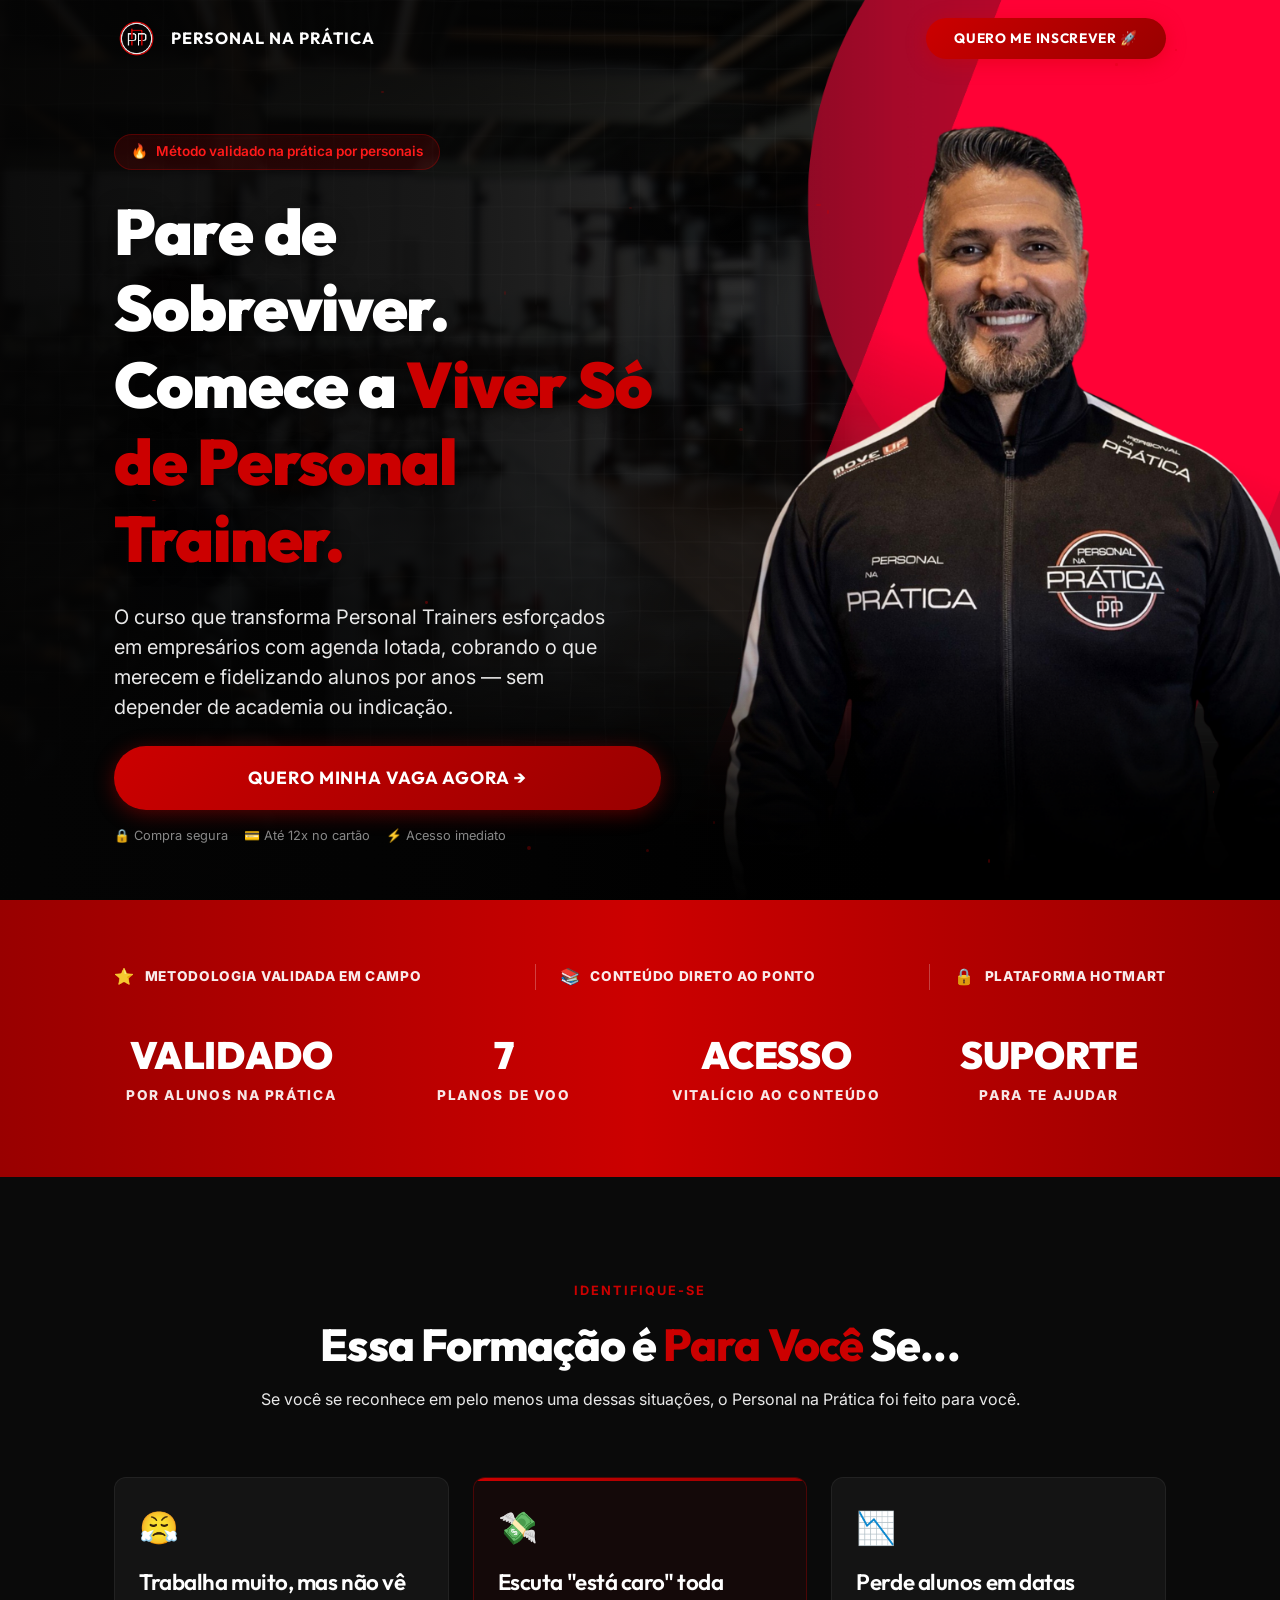
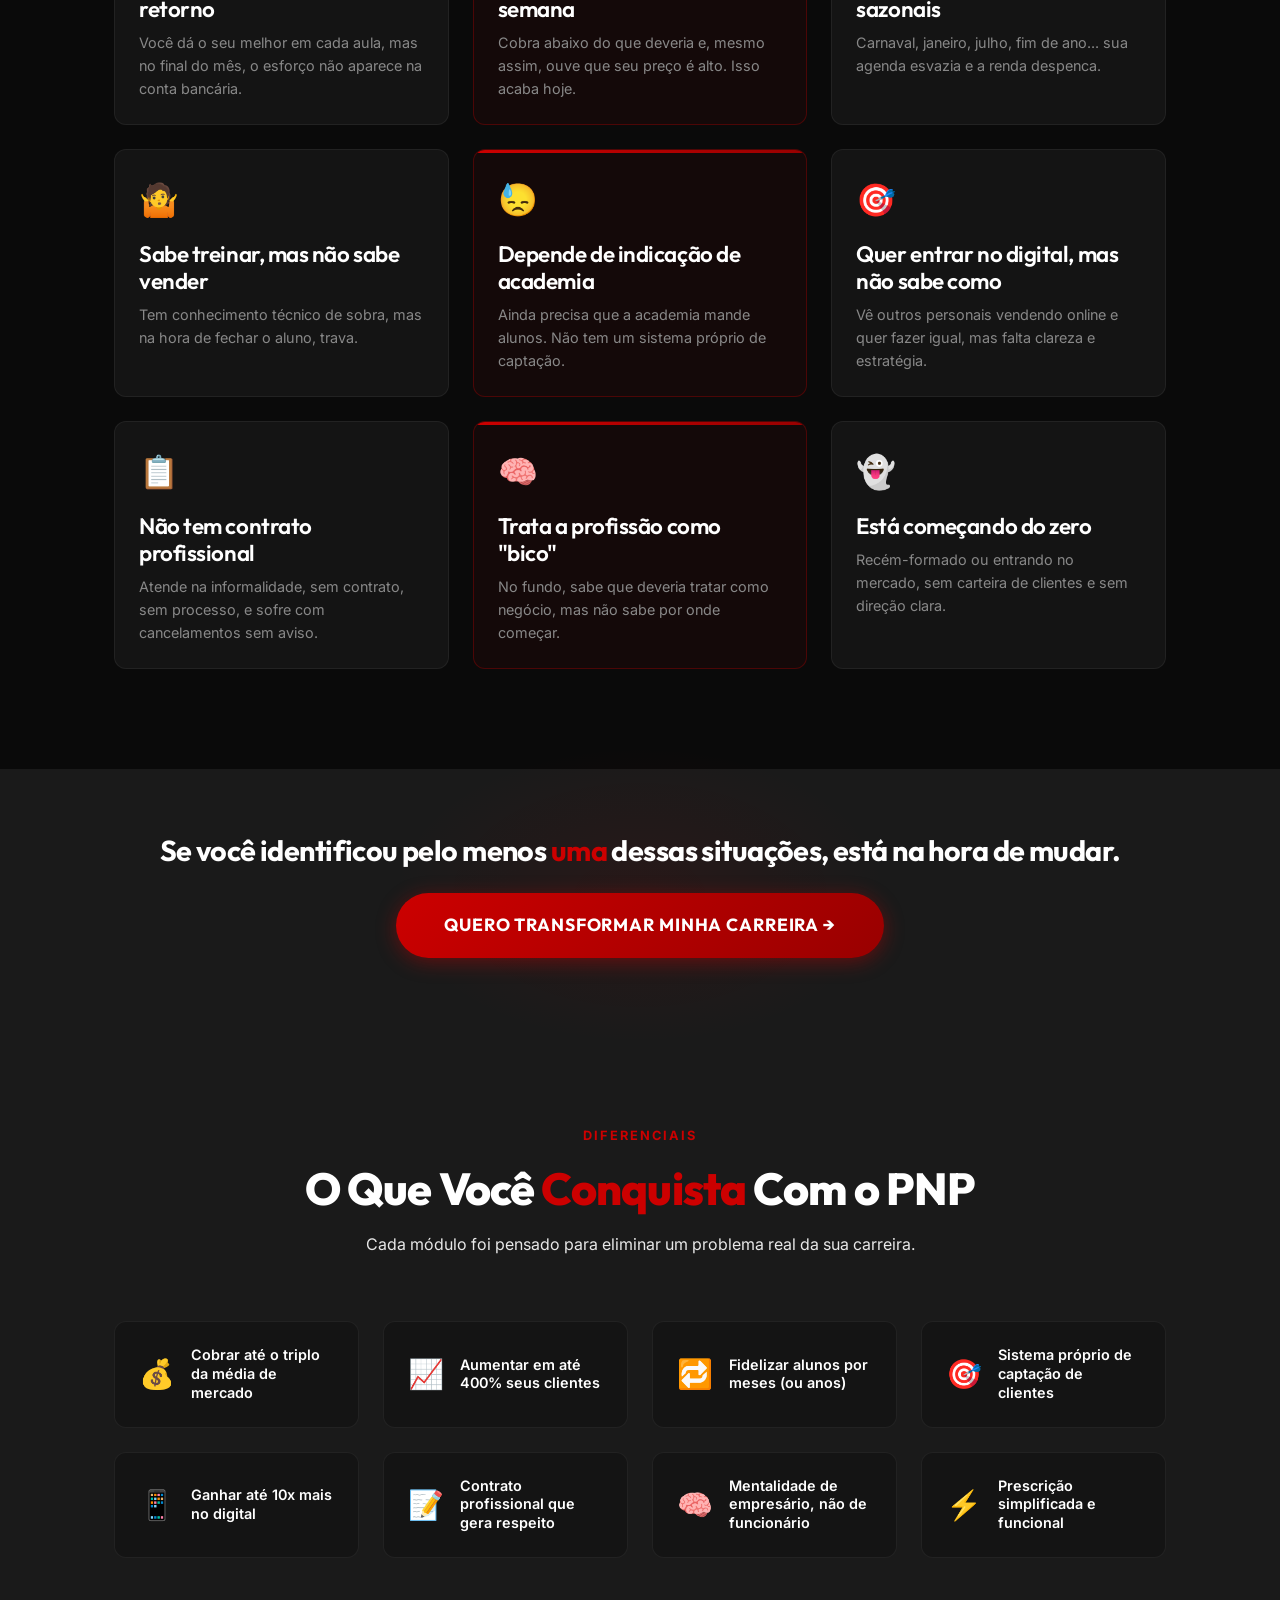
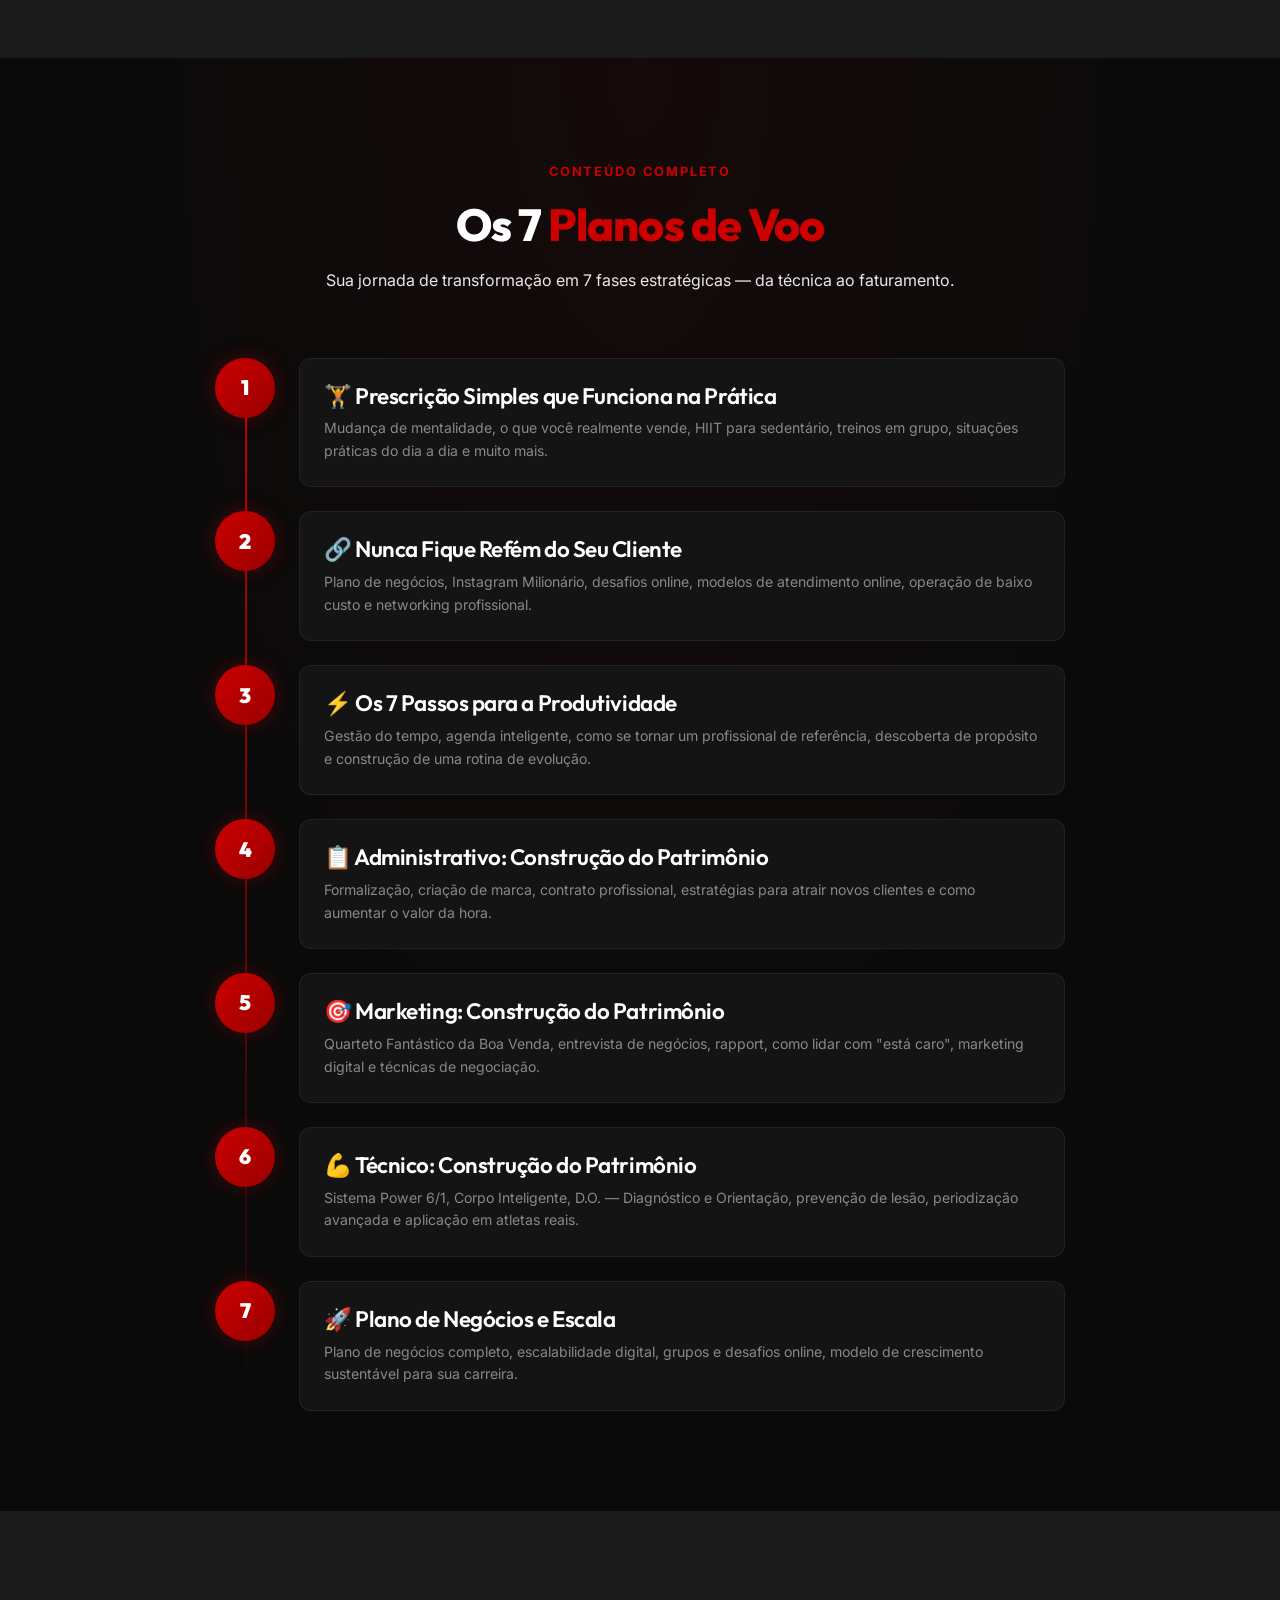
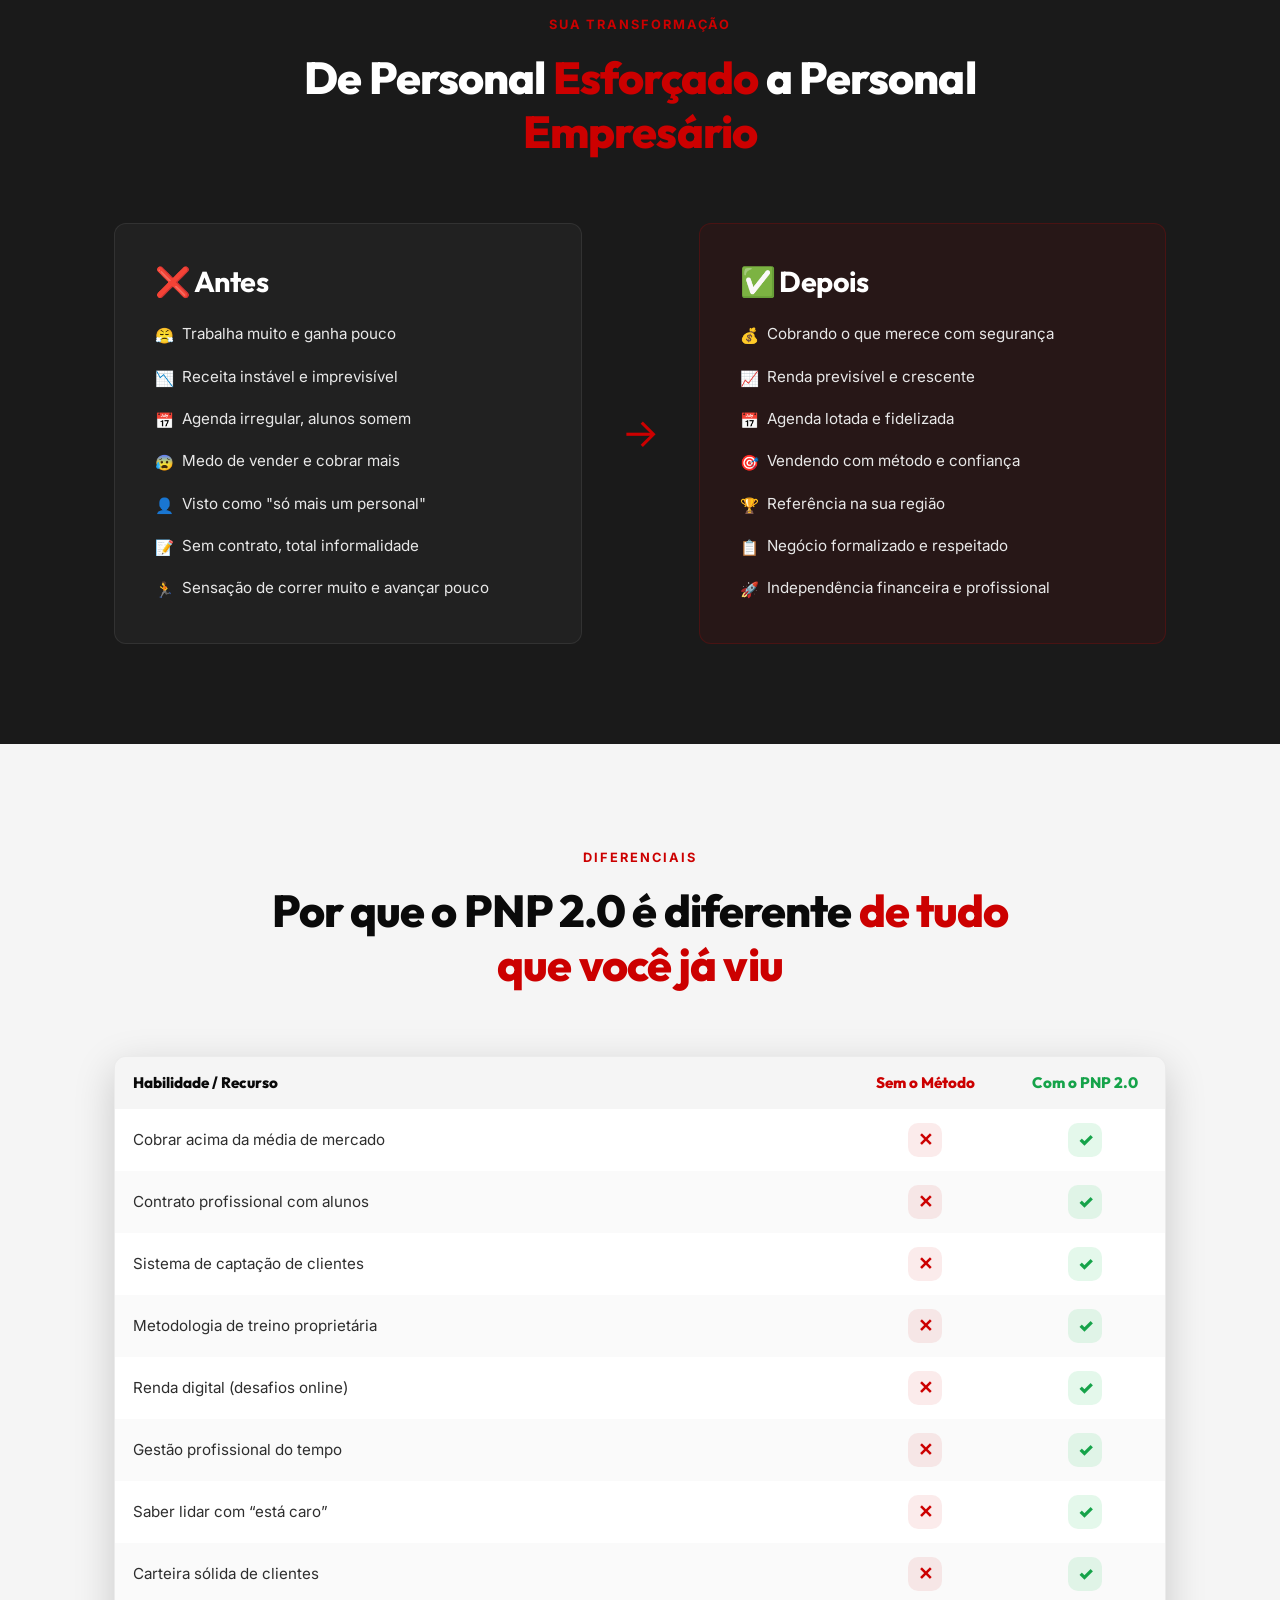
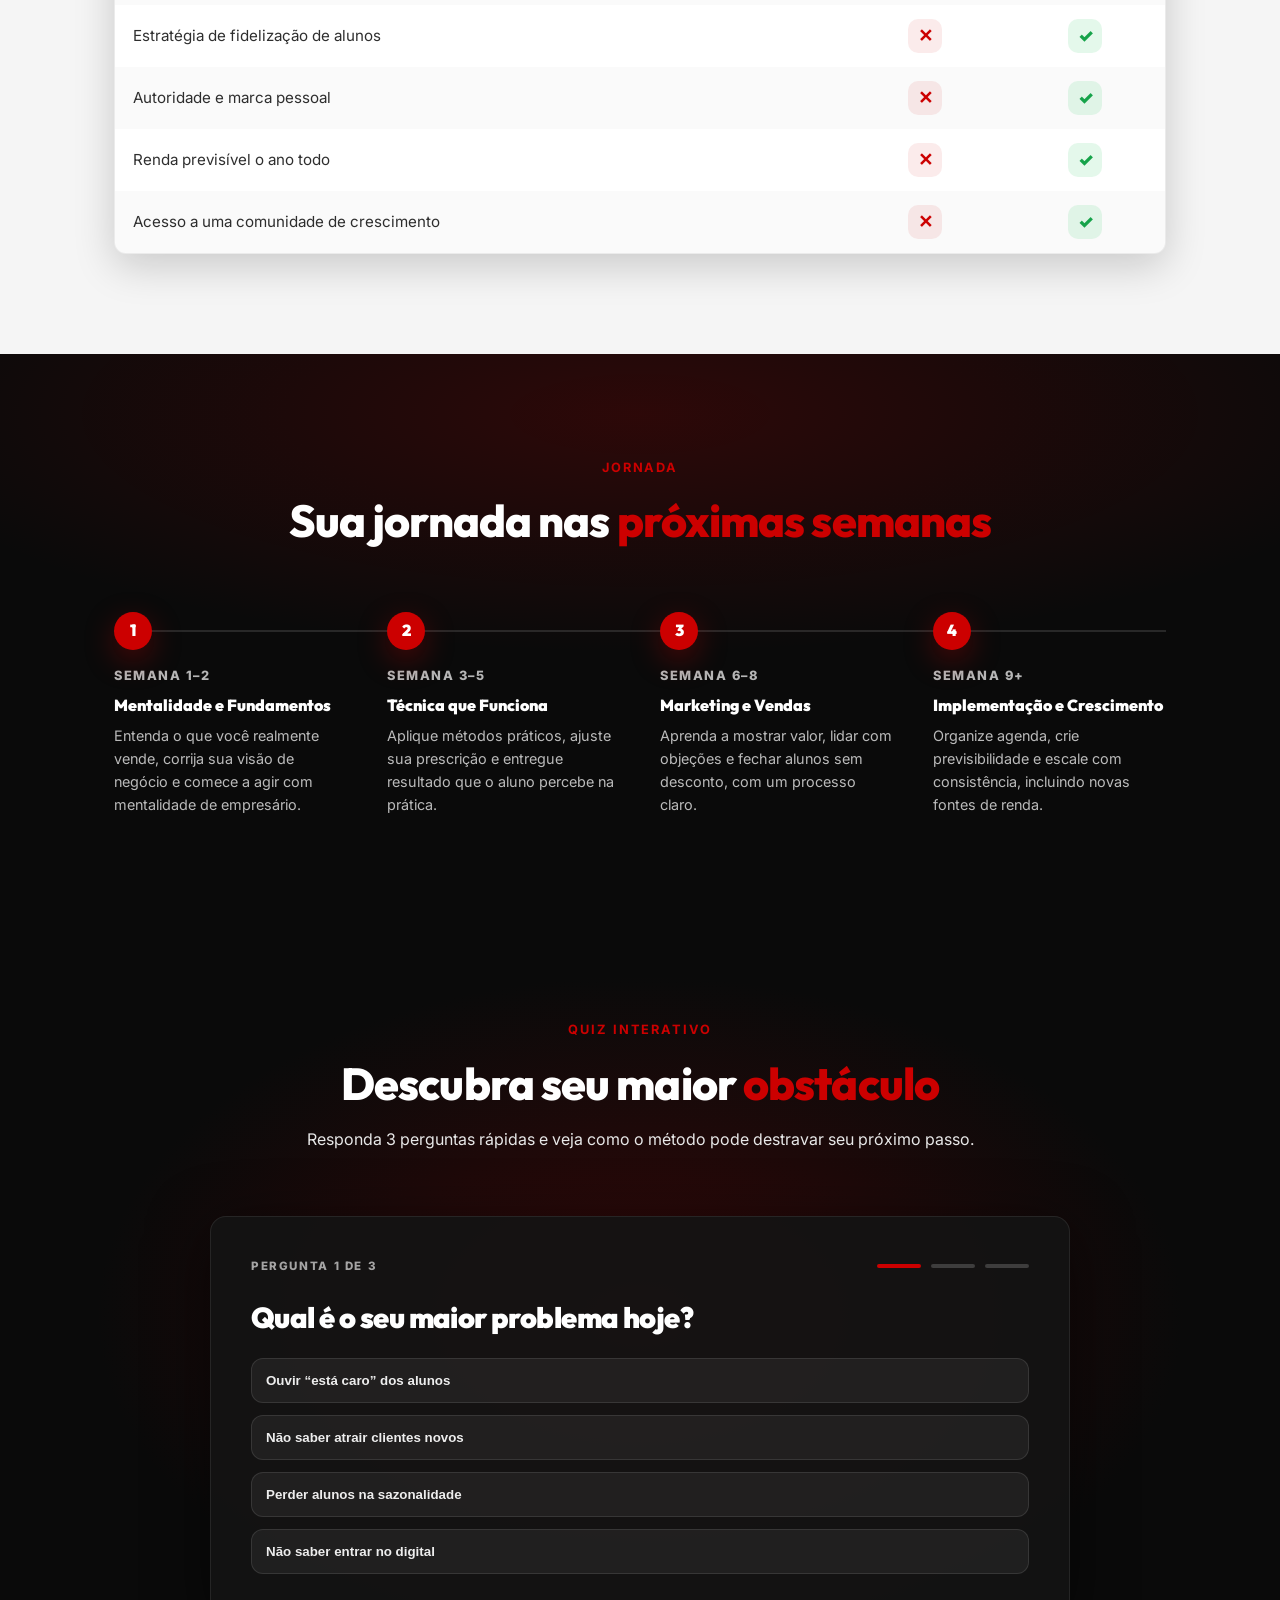
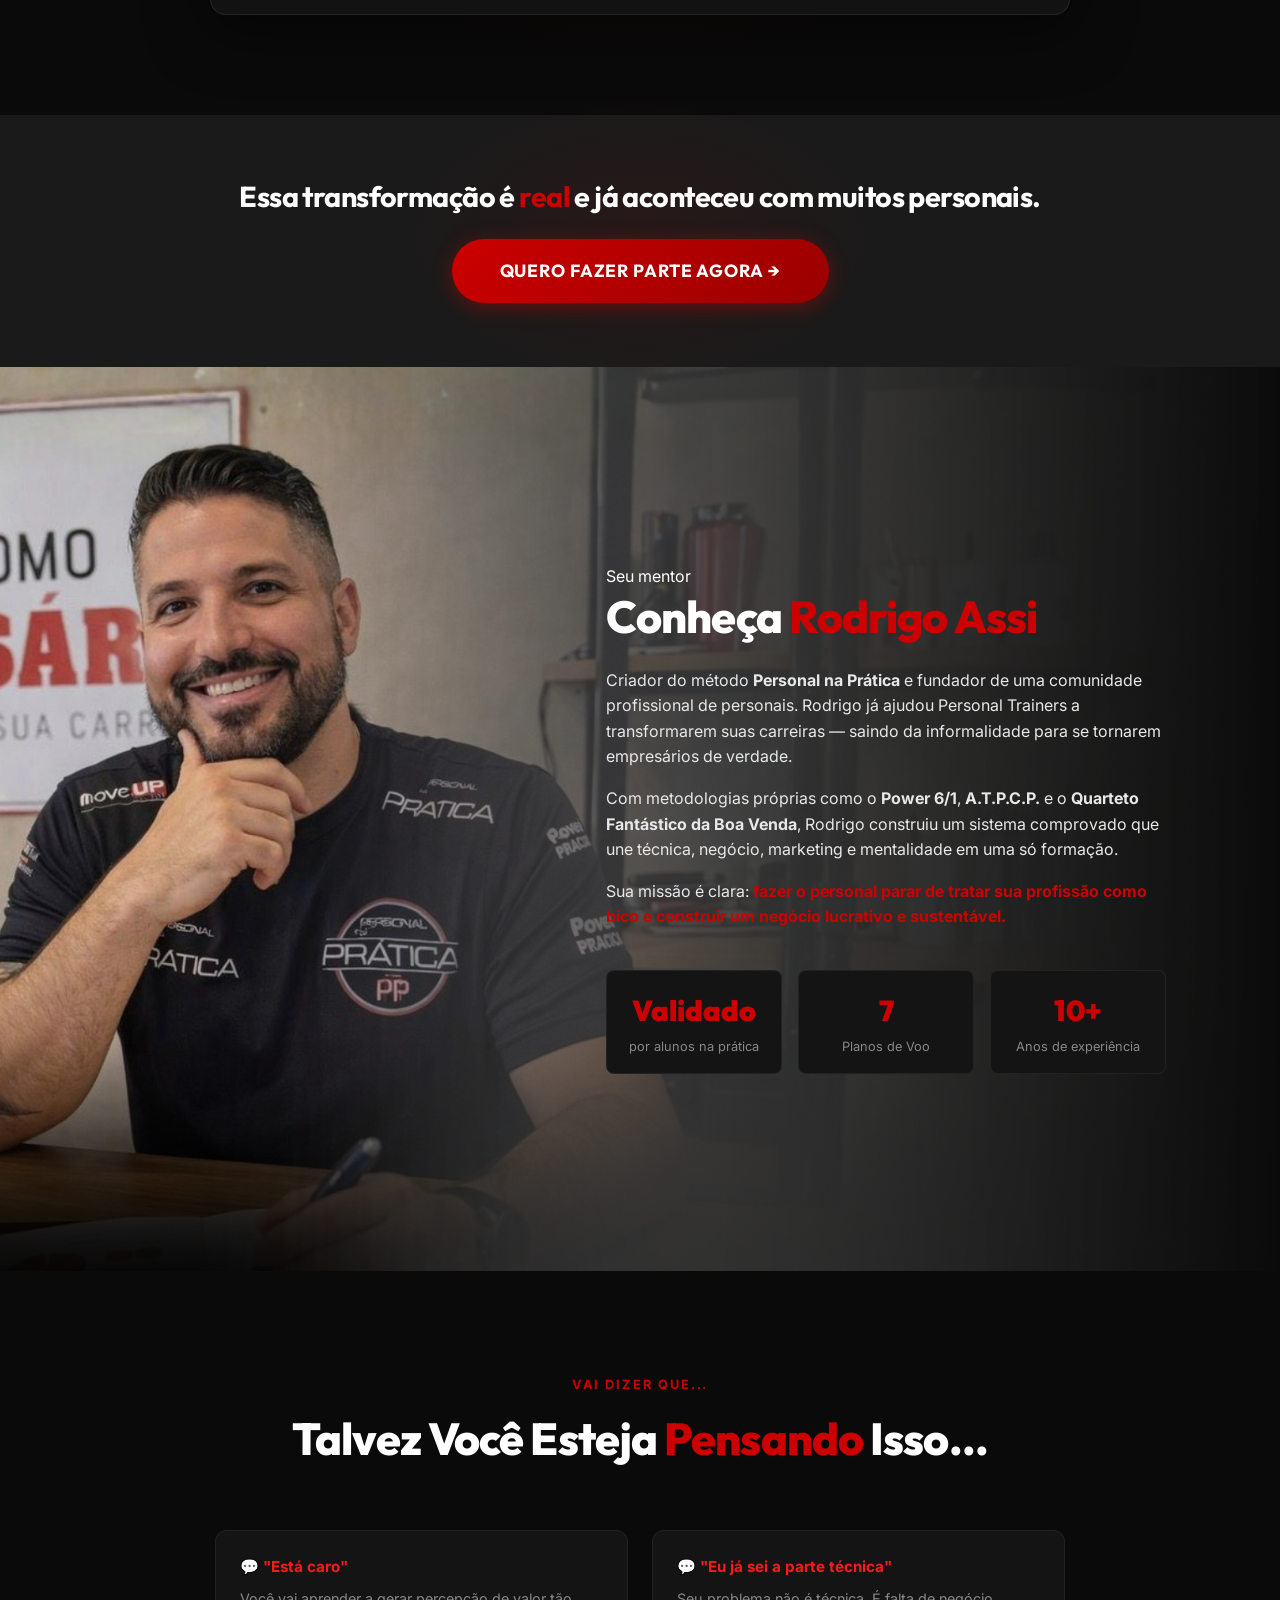
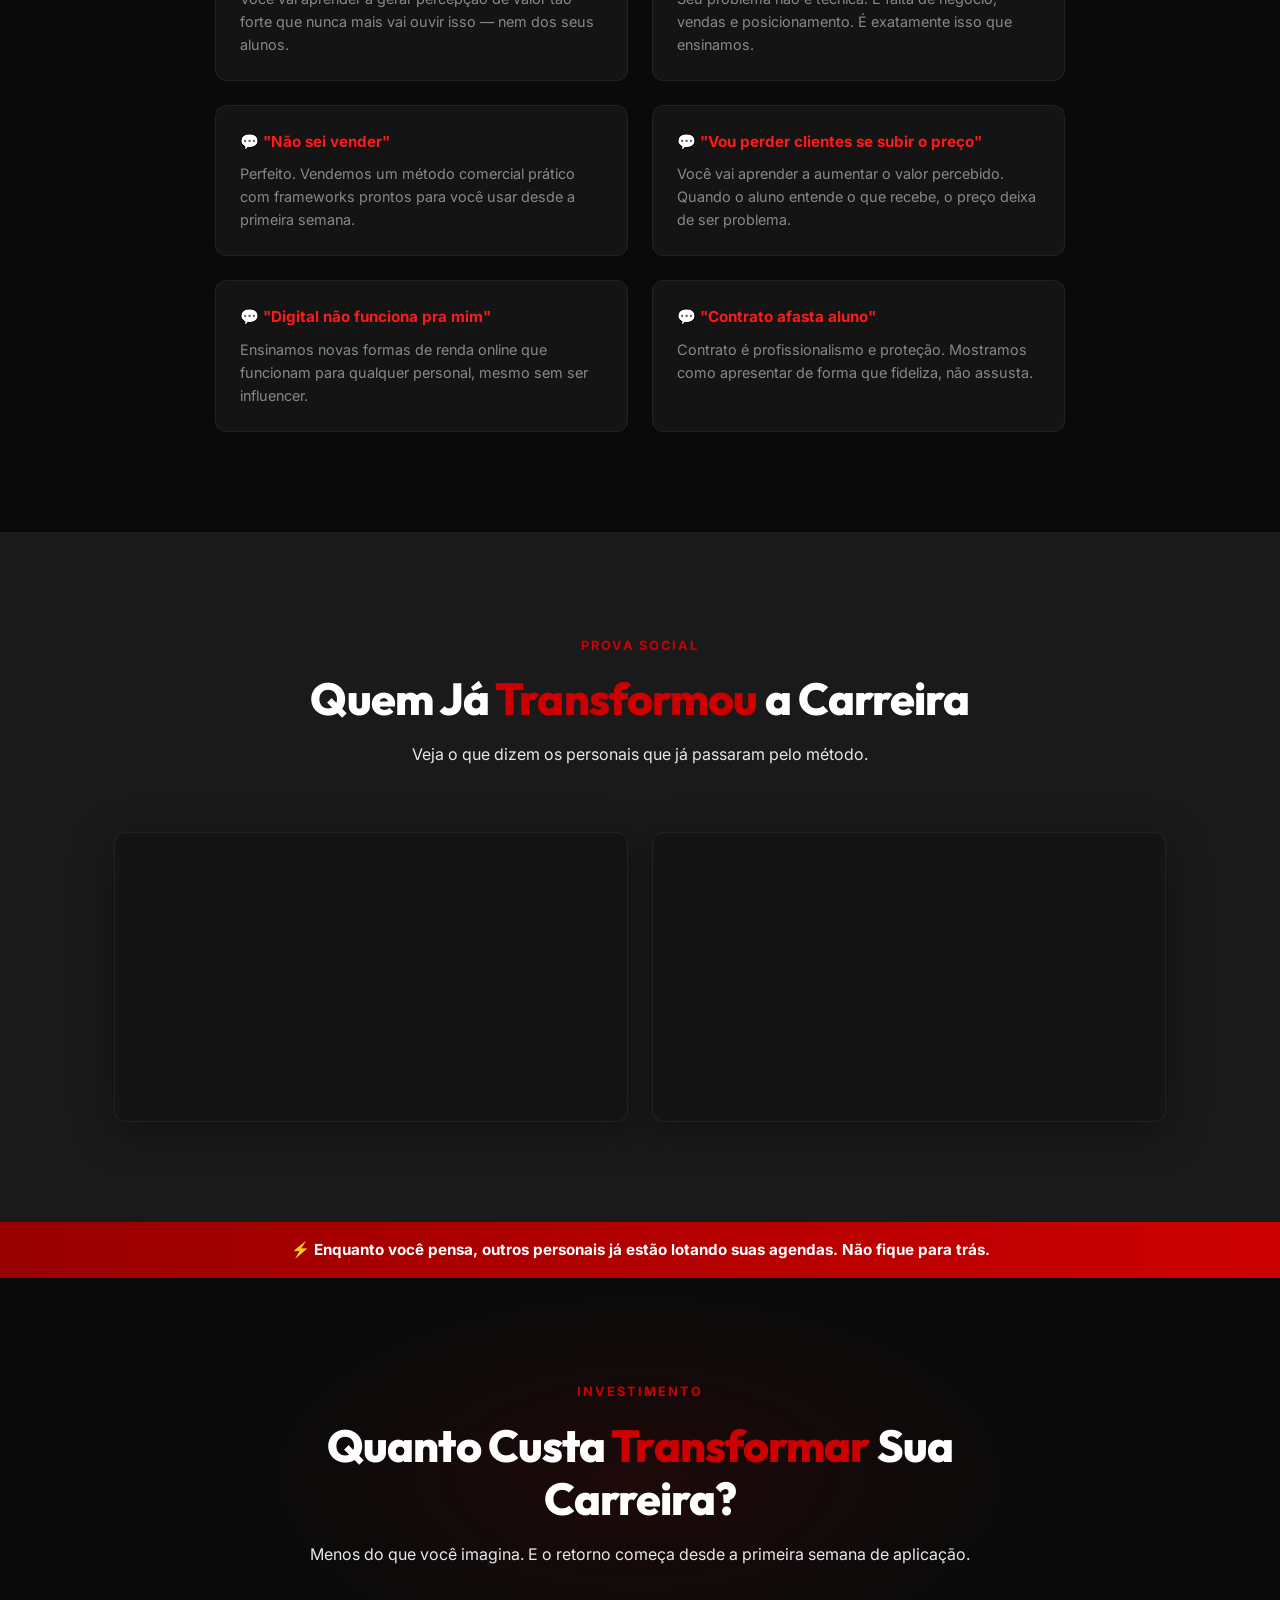
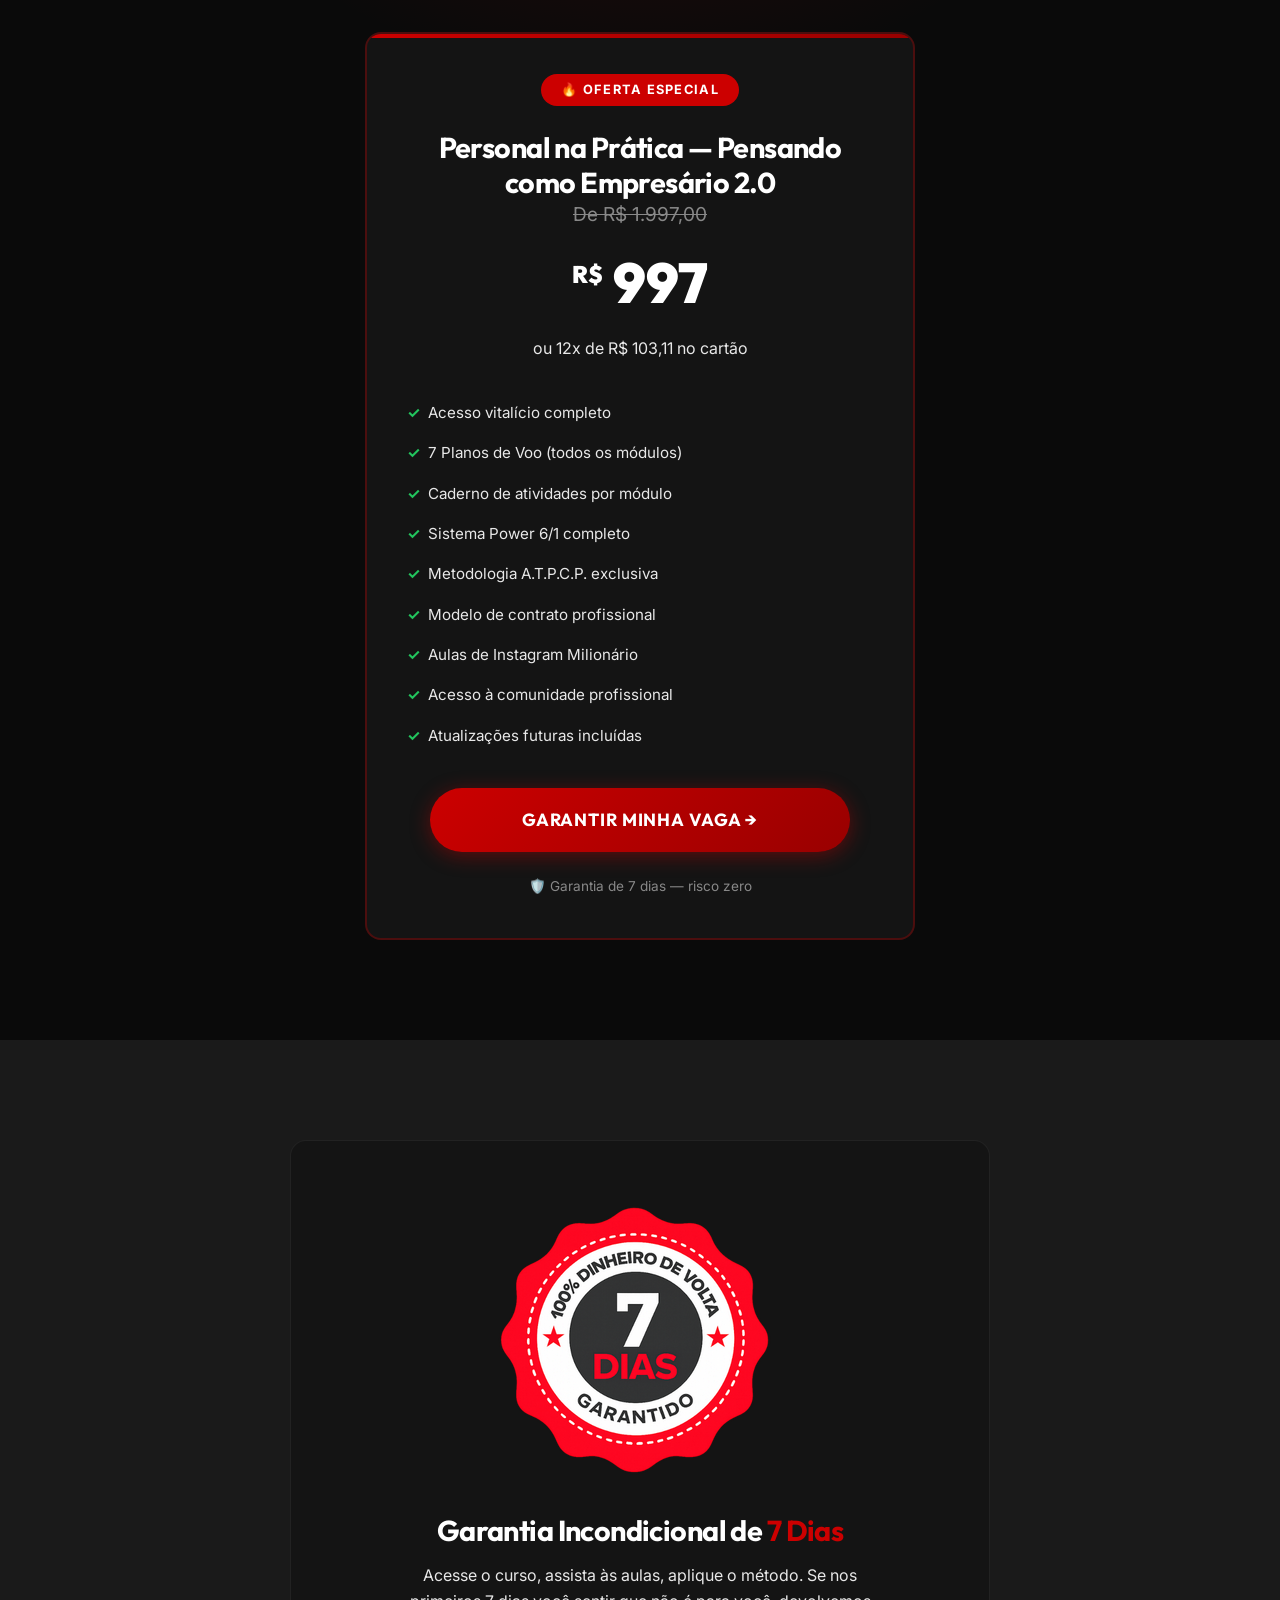
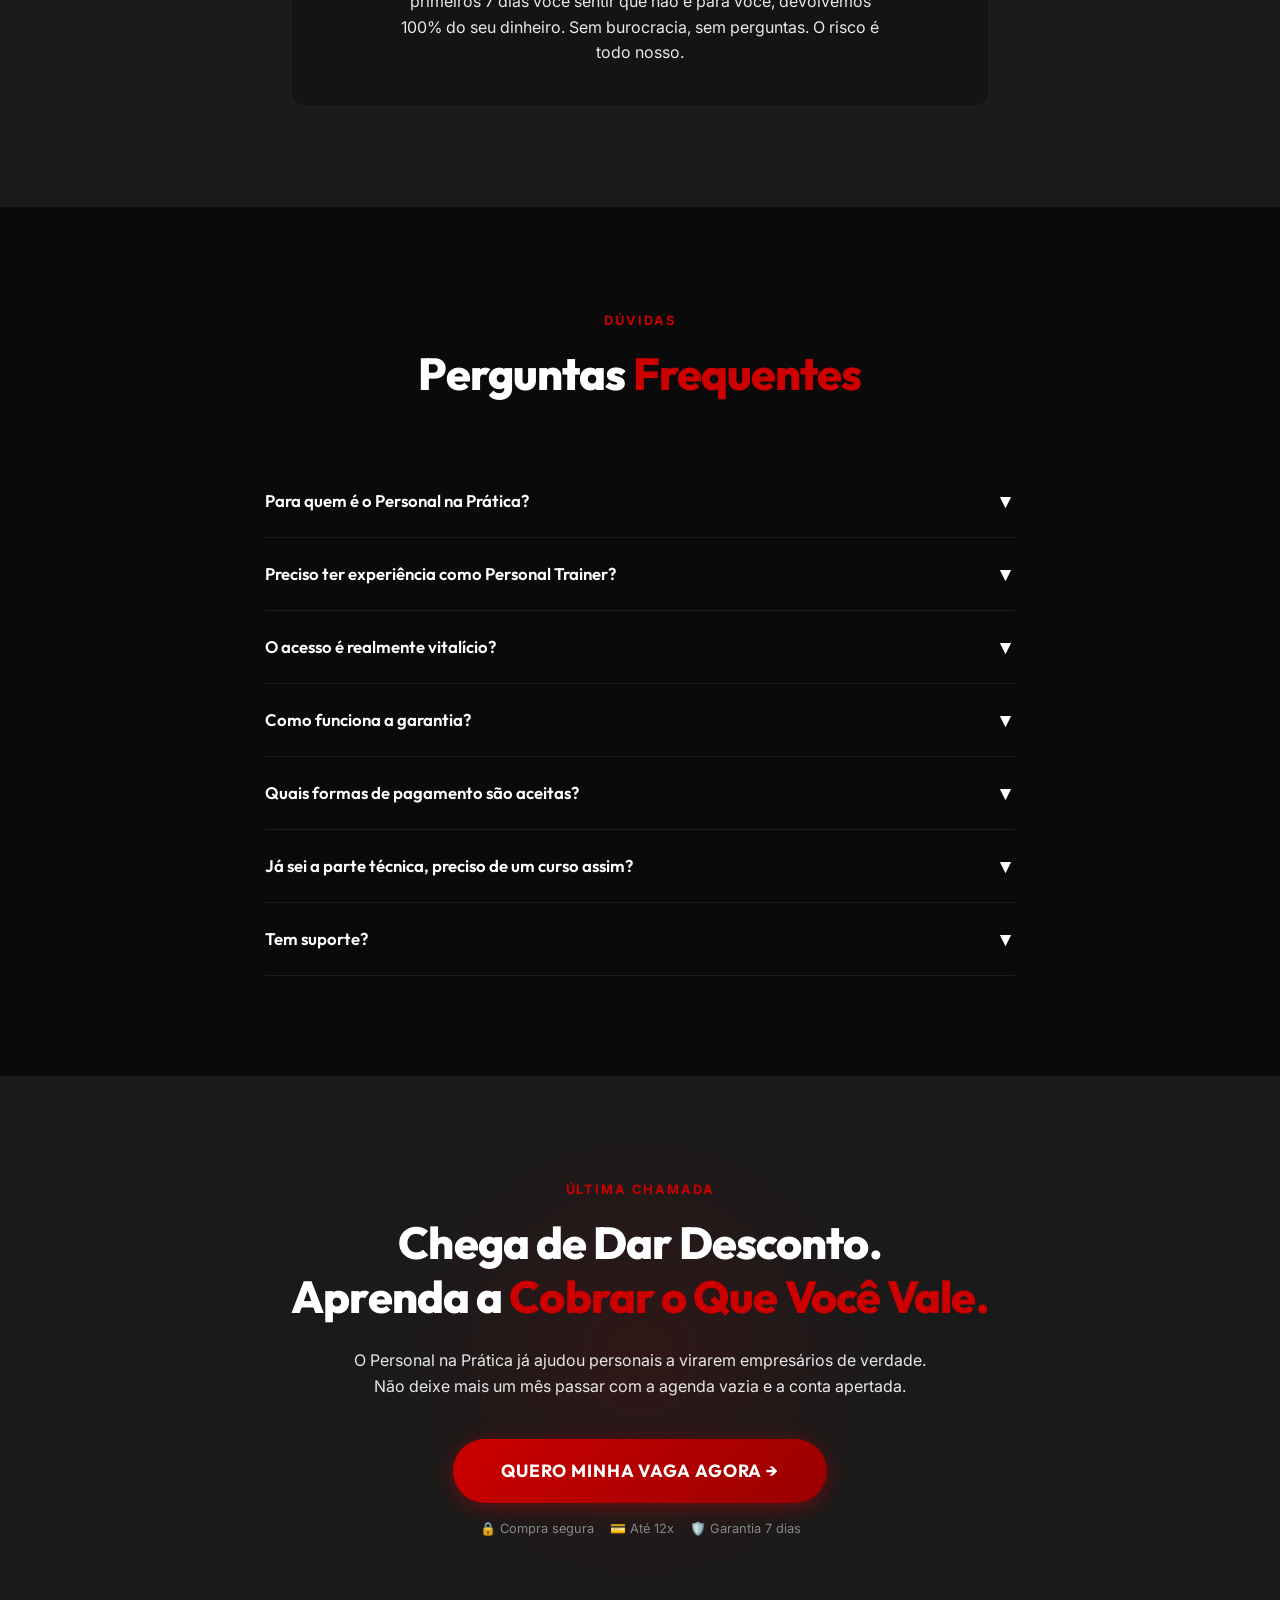
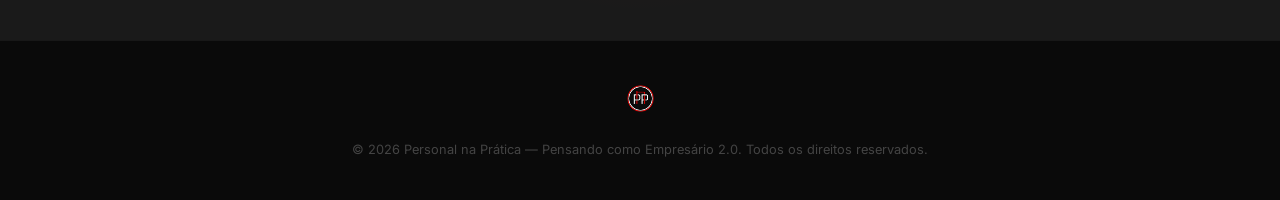
<file: index.html>
<!DOCTYPE html>
<html lang="pt-BR">
<head>
  <meta charset="UTF-8">
  <meta name="viewport" content="width=device-width, initial-scale=1.0">
  <title>Personal na Prática — Pensando como Empresário 2.0 | Viva Só de Personal Trainer</title>
  <meta name="description" content="Curso completo para Personal Trainers que querem lotar a agenda, cobrar o que merecem e parar de perder alunos. Método testado e validado na prática.">
  <link rel="stylesheet" href="styles.css">
  <link rel="icon" href="assets/logo-personal-pensando-como-empresario.png">
</head>
<body>

  <!-- ========== NAVBAR ========== -->
  <nav class="navbar" id="navbar">
    <div class="container">
      <a href="#" class="navbar-logo">
        <img src="assets/logo-personal-pensando-como-empresario.png" alt="Logo Personal na Prática">
        <span class="navbar-brand-name">Personal na Prática</span>
      </a>
      <div class="navbar-cta">
        <a href="https://pay.hotmart.com/R105076041X?off=qx8hqc0z&checkoutMode=10" class="btn btn-primary" id="nav-cta">
          QUERO ME INSCREVER 🚀
        </a>
      </div>
    </div>
  </nav>

  <!-- ========== HERO SECTION ========== -->
  <section class="hero" id="hero">
    <div class="hero-bg">
      <picture>
        <source media="(max-width: 768px)" srcset="assets/new-bg-mobile.png">
        <img src="assets/new-bg.png" alt="" aria-hidden="true">
      </picture>
    </div>
    <div class="container">
      <div class="hero-content">
        <span class="hero-badge">Método validado na prática por personais</span>
        <h1>
          Pare de Sobreviver.<br>
          Comece a <span class="text-red">Viver Só de Personal Trainer.</span>
        </h1>
        <p class="subtitle">
          O curso que transforma Personal Trainers esforçados em empresários com agenda lotada, 
          cobrando o que merecem e fidelizando alunos por anos — sem depender de academia ou indicação.
        </p>
        <div class="hero-cta-area">
          <a href="https://pay.hotmart.com/R105076041X?off=qx8hqc0z&checkoutMode=10" class="btn btn-primary btn-lg btn-pulse" id="hero-cta">
            QUERO MINHA VAGA AGORA →
          </a>
          <div class="payment-badges">
            <span>🔒 Compra segura</span>
            <span>💳 Até 12x no cartão</span>
            <span>⚡ Acesso imediato</span>
          </div>
        </div>
      </div>

    </div>
  </section>

  <!-- ========== SOCIAL PROOF BAR ========== -->
  <div class="social-proof-bar">
    <div class="container">
      <div class="proof-top">
        <div class="proof-top-item">
          <span class="icon">⭐</span>
          <span>Metodologia validada em campo</span>
        </div>
        <div class="proof-top-item">
          <span class="icon">📚</span>
          <span>Conteúdo direto ao ponto</span>
        </div>
        <div class="proof-top-item">
          <span class="icon">🔒</span>
          <span>Plataforma Hotmart</span>
        </div>
      </div>
      <div class="proof-stats">
        <div class="proof-stat">
          <div class="value">Validado</div>
          <div class="label">por alunos na prática</div>
        </div>
        <div class="proof-stat">
          <div class="value">7</div>
          <div class="label">Planos de Voo</div>
        </div>
        <div class="proof-stat">
          <div class="value">Acesso</div>
          <div class="label">vitalício ao conteúdo</div>
        </div>
        <div class="proof-stat">
          <div class="value">Suporte</div>
          <div class="label">para te ajudar</div>
        </div>
      </div>
    </div>
  </div>

  <!-- ========== "FOR YOU IF..." SECTION ========== -->
  <section class="section for-you-section" id="para-voce">
    <div class="container">
      <div class="section-header animate-on-scroll">
        <span class="section-label">Identifique-se</span>
        <h2>Essa Formação é <span class="text-red">Para Você</span> Se...</h2>
        <p>Se você se reconhece em pelo menos uma dessas situações, o Personal na Prática foi feito para você.</p>
      </div>
      <div class="cards-grid stagger-children">

        <div class="card animate-on-scroll">
          <div class="card-icon">😤</div>
          <h4>Trabalha muito, mas não vê retorno</h4>
          <p>Você dá o seu melhor em cada aula, mas no final do mês, o esforço não aparece na conta bancária.</p>
        </div>

        <div class="card animate-on-scroll card-highlight">
          <div class="card-icon">💸</div>
          <h4>Escuta "está caro" toda semana</h4>
          <p>Cobra abaixo do que deveria e, mesmo assim, ouve que seu preço é alto. Isso acaba hoje.</p>
        </div>

        <div class="card animate-on-scroll">
          <div class="card-icon">📉</div>
          <h4>Perde alunos em datas sazonais</h4>
          <p>Carnaval, janeiro, julho, fim de ano... sua agenda esvazia e a renda despenca.</p>
        </div>

        <div class="card animate-on-scroll">
          <div class="card-icon">🤷</div>
          <h4>Sabe treinar, mas não sabe vender</h4>
          <p>Tem conhecimento técnico de sobra, mas na hora de fechar o aluno, trava.</p>
        </div>

        <div class="card animate-on-scroll card-highlight">
          <div class="card-icon">😓</div>
          <h4>Depende de indicação de academia</h4>
          <p>Ainda precisa que a academia mande alunos. Não tem um sistema próprio de captação.</p>
        </div>

        <div class="card animate-on-scroll">
          <div class="card-icon">🎯</div>
          <h4>Quer entrar no digital, mas não sabe como</h4>
          <p>Vê outros personais vendendo online e quer fazer igual, mas falta clareza e estratégia.</p>
        </div>

        <div class="card animate-on-scroll">
          <div class="card-icon">📋</div>
          <h4>Não tem contrato profissional</h4>
          <p>Atende na informalidade, sem contrato, sem processo, e sofre com cancelamentos sem aviso.</p>
        </div>

        <div class="card animate-on-scroll card-highlight">
          <div class="card-icon">🧠</div>
          <h4>Trata a profissão como "bico"</h4>
          <p>No fundo, sabe que deveria tratar como negócio, mas não sabe por onde começar.</p>
        </div>

        <div class="card animate-on-scroll">
          <div class="card-icon">👻</div>
          <h4>Está começando do zero</h4>
          <p>Recém-formado ou entrando no mercado, sem carteira de clientes e sem direção clara.</p>
        </div>

      </div>
    </div>
  </section>

  <!-- ========== MID CTA ========== -->
  <section class="mid-cta">
    <div class="container animate-on-scroll">
      <h3>Se você identificou pelo menos <span class="text-red">uma</span> dessas situações, está na hora de mudar.</h3>
      <br>
      <a href="https://pay.hotmart.com/R105076041X?off=qx8hqc0z&checkoutMode=10" class="btn btn-primary btn-lg btn-pulse" id="mid-cta-1">
        QUERO TRANSFORMAR MINHA CARREIRA →
      </a>
    </div>
  </section>

  <!-- ========== BENEFITS SECTION ========== -->
  <section class="section benefits-section" id="beneficios">
    <div class="container">
      <div class="section-header animate-on-scroll">
        <span class="section-label">Diferenciais</span>
        <h2>O Que Você <span class="text-red">Conquista</span> Com o PNP</h2>
        <p>Cada módulo foi pensado para eliminar um problema real da sua carreira.</p>
      </div>
      <div class="benefits-grid stagger-children">

        <div class="benefit-chip animate-on-scroll">
          <span class="icon">💰</span>
          <span class="text">Cobrar até o triplo da média de mercado</span>
        </div>

        <div class="benefit-chip animate-on-scroll">
          <span class="icon">📈</span>
          <span class="text">Aumentar em até 400% seus clientes</span>
        </div>

        <div class="benefit-chip animate-on-scroll">
          <span class="icon">🔁</span>
          <span class="text">Fidelizar alunos por meses (ou anos)</span>
        </div>

        <div class="benefit-chip animate-on-scroll">
          <span class="icon">🎯</span>
          <span class="text">Sistema próprio de captação de clientes</span>
        </div>

        <div class="benefit-chip animate-on-scroll">
          <span class="icon">📱</span>
          <span class="text">Ganhar até 10x mais no digital</span>
        </div>

        <div class="benefit-chip animate-on-scroll">
          <span class="icon">📝</span>
          <span class="text">Contrato profissional que gera respeito</span>
        </div>

        <div class="benefit-chip animate-on-scroll">
          <span class="icon">🧠</span>
          <span class="text">Mentalidade de empresário, não de funcionário</span>
        </div>

        <div class="benefit-chip animate-on-scroll">
          <span class="icon">⚡</span>
          <span class="text">Prescrição simplificada e funcional</span>
        </div>

      </div>
    </div>
  </section>

  <!-- ========== MODULES SECTION (7 Planos de Voo) ========== -->
  <section class="section modules-section" id="modulos">
    <div class="container">
      <div class="section-header animate-on-scroll">
        <span class="section-label">Conteúdo completo</span>
        <h2>Os 7 <span class="text-red">Planos de Voo</span></h2>
        <p>Sua jornada de transformação em 7 fases estratégicas — da técnica ao faturamento.</p>
      </div>
      <div class="modules-timeline">

        <div class="module-item animate-on-scroll">
          <div class="module-number">1</div>
          <div class="module-content">
            <h4>🏋️ Prescrição Simples que Funciona na Prática</h4>
            <p>Mudança de mentalidade, o que você realmente vende, HIIT para sedentário, treinos em grupo, situações práticas do dia a dia e muito mais.</p>
          </div>
        </div>

        <div class="module-item animate-on-scroll">
          <div class="module-number">2</div>
          <div class="module-content">
            <h4>🔗 Nunca Fique Refém do Seu Cliente</h4>
            <p>Plano de negócios, Instagram Milionário, desafios online, modelos de atendimento online, operação de baixo custo e networking profissional.</p>
          </div>
        </div>

        <div class="module-item animate-on-scroll">
          <div class="module-number">3</div>
          <div class="module-content">
            <h4>⚡ Os 7 Passos para a Produtividade</h4>
            <p>Gestão do tempo, agenda inteligente, como se tornar um profissional de referência, descoberta de propósito e construção de uma rotina de evolução.</p>
          </div>
        </div>

        <div class="module-item animate-on-scroll">
          <div class="module-number">4</div>
          <div class="module-content">
            <h4>📋 Administrativo: Construção do Patrimônio</h4>
            <p>Formalização, criação de marca, contrato profissional, estratégias para atrair novos clientes e como aumentar o valor da hora.</p>
          </div>
        </div>

        <div class="module-item animate-on-scroll">
          <div class="module-number">5</div>
          <div class="module-content">
            <h4>🎯 Marketing: Construção do Patrimônio</h4>
            <p>Quarteto Fantástico da Boa Venda, entrevista de negócios, rapport, como lidar com "está caro", marketing digital e técnicas de negociação.</p>
          </div>
        </div>

        <div class="module-item animate-on-scroll">
          <div class="module-number">6</div>
          <div class="module-content">
            <h4>💪 Técnico: Construção do Patrimônio</h4>
            <p>Sistema Power 6/1, Corpo Inteligente, D.O. — Diagnóstico e Orientação, prevenção de lesão, periodização avançada e aplicação em atletas reais.</p>
          </div>
        </div>

        <div class="module-item animate-on-scroll">
          <div class="module-number">7</div>
          <div class="module-content">
            <h4>🚀 Plano de Negócios e Escala</h4>
            <p>Plano de negócios completo, escalabilidade digital, grupos e desafios online, modelo de crescimento sustentável para sua carreira.</p>
          </div>
        </div>

      </div>
    </div>
  </section>

  <!-- ========== TRANSFORMATION SECTION ========== -->
  <section class="section transformation-section" id="transformacao">
    <div class="container">
      <div class="section-header animate-on-scroll">
        <span class="section-label">Sua transformação</span>
        <h2>De Personal <span class="text-red">Esforçado</span> a Personal <span class="text-red">Empresário</span></h2>
      </div>
      <div class="transformation-grid animate-on-scroll">
        <div class="transform-column transform-before">
          <h3>❌ Antes</h3>
          <ul>
            <li><span class="icon">😤</span> Trabalha muito e ganha pouco</li>
            <li><span class="icon">📉</span> Receita instável e imprevisível</li>
            <li><span class="icon">📅</span> Agenda irregular, alunos somem</li>
            <li><span class="icon">😰</span> Medo de vender e cobrar mais</li>
            <li><span class="icon">👤</span> Visto como "só mais um personal"</li>
            <li><span class="icon">📝</span> Sem contrato, total informalidade</li>
            <li><span class="icon">🏃</span> Sensação de correr muito e avançar pouco</li>
          </ul>
        </div>
        <div class="transform-arrow">→</div>
        <div class="transform-column transform-after">
          <h3>✅ Depois</h3>
          <ul>
            <li><span class="icon">💰</span> Cobrando o que merece com segurança</li>
            <li><span class="icon">📈</span> Renda previsível e crescente</li>
            <li><span class="icon">📅</span> Agenda lotada e fidelizada</li>
            <li><span class="icon">🎯</span> Vendendo com método e confiança</li>
            <li><span class="icon">🏆</span> Referência na sua região</li>
            <li><span class="icon">📋</span> Negócio formalizado e respeitado</li>
            <li><span class="icon">🚀</span> Independência financeira e profissional</li>
          </ul>
        </div>
      </div>
    </div>
  </section>

  <section class="section comparison-section" id="diferenciais">
    <div class="container">
      <div class="section-header animate-on-scroll">
        <span class="section-label">Diferenciais</span>
        <h2>Por que o PNP 2.0 é diferente <span class="text-red">de tudo que você já viu</span></h2>
      </div>
      <div class="comparison-table-wrap animate-on-scroll">
        <table class="comparison-table">
          <thead>
            <tr>
              <th>Habilidade / Recurso</th>
              <th class="col-center col-no">Sem o Método</th>
              <th class="col-center col-yes">Com o PNP 2.0</th>
            </tr>
          </thead>
          <tbody>
            <tr>
              <td>Cobrar acima da média de mercado</td>
              <td class="col-center" data-label="Sem o Método"><span class="mark mark-no" aria-label="Não">✕</span></td>
              <td class="col-center" data-label="Com o PNP 2.0"><span class="mark mark-yes" aria-label="Sim">✓</span></td>
            </tr>
            <tr>
              <td>Contrato profissional com alunos</td>
              <td class="col-center" data-label="Sem o Método"><span class="mark mark-no" aria-label="Não">✕</span></td>
              <td class="col-center" data-label="Com o PNP 2.0"><span class="mark mark-yes" aria-label="Sim">✓</span></td>
            </tr>
            <tr>
              <td>Sistema de captação de clientes</td>
              <td class="col-center" data-label="Sem o Método"><span class="mark mark-no" aria-label="Não">✕</span></td>
              <td class="col-center" data-label="Com o PNP 2.0"><span class="mark mark-yes" aria-label="Sim">✓</span></td>
            </tr>
            <tr>
              <td>Metodologia de treino proprietária</td>
              <td class="col-center" data-label="Sem o Método"><span class="mark mark-no" aria-label="Não">✕</span></td>
              <td class="col-center" data-label="Com o PNP 2.0"><span class="mark mark-yes" aria-label="Sim">✓</span></td>
            </tr>
            <tr>
              <td>Renda digital (desafios online)</td>
              <td class="col-center" data-label="Sem o Método"><span class="mark mark-no" aria-label="Não">✕</span></td>
              <td class="col-center" data-label="Com o PNP 2.0"><span class="mark mark-yes" aria-label="Sim">✓</span></td>
            </tr>
            <tr>
              <td>Gestão profissional do tempo</td>
              <td class="col-center" data-label="Sem o Método"><span class="mark mark-no" aria-label="Não">✕</span></td>
              <td class="col-center" data-label="Com o PNP 2.0"><span class="mark mark-yes" aria-label="Sim">✓</span></td>
            </tr>
            <tr>
              <td>Saber lidar com “está caro”</td>
              <td class="col-center" data-label="Sem o Método"><span class="mark mark-no" aria-label="Não">✕</span></td>
              <td class="col-center" data-label="Com o PNP 2.0"><span class="mark mark-yes" aria-label="Sim">✓</span></td>
            </tr>
            <tr>
              <td>Carteira sólida de clientes</td>
              <td class="col-center" data-label="Sem o Método"><span class="mark mark-no" aria-label="Não">✕</span></td>
              <td class="col-center" data-label="Com o PNP 2.0"><span class="mark mark-yes" aria-label="Sim">✓</span></td>
            </tr>
            <tr>
              <td>Estratégia de fidelização de alunos</td>
              <td class="col-center" data-label="Sem o Método"><span class="mark mark-no" aria-label="Não">✕</span></td>
              <td class="col-center" data-label="Com o PNP 2.0"><span class="mark mark-yes" aria-label="Sim">✓</span></td>
            </tr>
            <tr>
              <td>Autoridade e marca pessoal</td>
              <td class="col-center" data-label="Sem o Método"><span class="mark mark-no" aria-label="Não">✕</span></td>
              <td class="col-center" data-label="Com o PNP 2.0"><span class="mark mark-yes" aria-label="Sim">✓</span></td>
            </tr>
            <tr>
              <td>Renda previsível o ano todo</td>
              <td class="col-center" data-label="Sem o Método"><span class="mark mark-no" aria-label="Não">✕</span></td>
              <td class="col-center" data-label="Com o PNP 2.0"><span class="mark mark-yes" aria-label="Sim">✓</span></td>
            </tr>
            <tr>
              <td>Acesso a uma comunidade de crescimento</td>
              <td class="col-center" data-label="Sem o Método"><span class="mark mark-no" aria-label="Não">✕</span></td>
              <td class="col-center" data-label="Com o PNP 2.0"><span class="mark mark-yes" aria-label="Sim">✓</span></td>
            </tr>
          </tbody>
        </table>
      </div>
    </div>
  </section>

  <section class="section journey-section" id="jornada">
    <div class="container">
      <div class="section-header animate-on-scroll">
        <span class="section-label">Jornada</span>
        <h2>Sua jornada nas <span class="text-red">próximas semanas</span></h2>
      </div>
      <ol class="journey-steps">
        <li class="journey-step animate-on-scroll">
          <div class="journey-dot">1</div>
          <div class="journey-week">Semana 1–2</div>
          <div class="journey-title">Mentalidade e Fundamentos</div>
          <div class="journey-desc">Entenda o que você realmente vende, corrija sua visão de negócio e comece a agir com mentalidade de empresário.</div>
        </li>
        <li class="journey-step animate-on-scroll">
          <div class="journey-dot">2</div>
          <div class="journey-week">Semana 3–5</div>
          <div class="journey-title">Técnica que Funciona</div>
          <div class="journey-desc">Aplique métodos práticos, ajuste sua prescrição e entregue resultado que o aluno percebe na prática.</div>
        </li>
        <li class="journey-step animate-on-scroll">
          <div class="journey-dot">3</div>
          <div class="journey-week">Semana 6–8</div>
          <div class="journey-title">Marketing e Vendas</div>
          <div class="journey-desc">Aprenda a mostrar valor, lidar com objeções e fechar alunos sem desconto, com um processo claro.</div>
        </li>
        <li class="journey-step animate-on-scroll">
          <div class="journey-dot">4</div>
          <div class="journey-week">Semana 9+</div>
          <div class="journey-title">Implementação e Crescimento</div>
          <div class="journey-desc">Organize agenda, crie previsibilidade e escale com consistência, incluindo novas fontes de renda.</div>
        </li>
      </ol>
    </div>
  </section>

  <section class="section quiz-section" id="quiz">
    <div class="container">
      <div class="section-header animate-on-scroll">
        <span class="section-label">Quiz interativo</span>
        <h2>Descubra seu maior <span class="text-red">obstáculo</span></h2>
        <p>Responda 3 perguntas rápidas e veja como o método pode destravar seu próximo passo.</p>
      </div>
      <div class="quiz-card animate-on-scroll" id="quiz-interactive">
        <div class="quiz-top">
          <div class="quiz-meta" id="quiz-meta">Pergunta 1 de 3</div>
          <div class="quiz-progress" id="quiz-progress">
            <span class="quiz-bar is-active"></span>
            <span class="quiz-bar"></span>
            <span class="quiz-bar"></span>
          </div>
        </div>
        <div class="quiz-body" id="quiz-body">
          <h3 class="quiz-question" id="quiz-question">Qual é o seu maior problema hoje?</h3>
          <div class="quiz-options" id="quiz-options"></div>
        </div>
        <div class="quiz-result" id="quiz-result" hidden>
          <div class="quiz-result-icon">✓</div>
          <div class="quiz-result-title">Seu diagnóstico:</div>
          <p class="quiz-result-text" id="quiz-result-text"></p>
          <a href="https://pay.hotmart.com/R105076041X?off=qx8hqc0z&checkoutMode=10" class="btn btn-primary btn-lg btn-block" id="quiz-cta">QUERO RESOLVER ISSO AGORA →</a>
          <button class="quiz-restart" type="button" id="quiz-restart">Refazer o quiz</button>
        </div>
      </div>
    </div>
  </section>

  <!-- ========== MID CTA 2 ========== -->
  <section class="mid-cta">
    <div class="container animate-on-scroll">
      <h3>Essa transformação é <span class="text-red">real</span> e já aconteceu com muitos personais.</h3>
      <br>
      <a href="https://pay.hotmart.com/R105076041X?off=qx8hqc0z&checkoutMode=10" class="btn btn-primary btn-lg" id="mid-cta-2">
        QUERO FAZER PARTE AGORA →
      </a>
    </div>
  </section>

  <!-- ========== EXPERT / BIO SECTION ========== -->
  <section class="section expert-section" id="expert">
    <div class="container">
      <div class="expert-grid animate-on-scroll">
        <div class="expert-info">
          <div class="expert-mobile-image">
            <img src="assets/secao-conheca-o-rodrigo-mobile.png" alt="">
          </div>
          <span>Seu mentor</span>
          <h2>Conheça <span class="text-red">Rodrigo Assi</span></h2>
          <p>
            Criador do método <strong>Personal na Prática</strong> e fundador de uma comunidade profissional de personais.
            Rodrigo já ajudou Personal Trainers a transformarem suas carreiras — saindo da informalidade para se tornarem empresários de verdade.
          </p>
          <p>
            Com metodologias próprias como o <strong>Power 6/1</strong>, <strong>A.T.P.C.P.</strong> e o <strong>Quarteto Fantástico da Boa Venda</strong>, 
            Rodrigo construiu um sistema comprovado que une técnica, negócio, marketing e mentalidade em uma só formação.
          </p>
          <p>
            Sua missão é clara: <strong class="text-red">fazer o personal parar de tratar sua profissão como bico e construir um negócio lucrativo e sustentável.</strong>
          </p>
          <div class="expert-stats">
            <div class="stat-item">
              <div class="stat-number">Validado</div>
              <div class="stat-label">por alunos na prática</div>
            </div>
            <div class="stat-item">
              <div class="stat-number">7</div>
              <div class="stat-label">Planos de Voo</div>
            </div>
            <div class="stat-item">
              <div class="stat-number">10+</div>
              <div class="stat-label">Anos de experiência</div>
            </div>
          </div>
        </div>
      </div>
    </div>
  </section>

  <!-- ========== OBJECTIONS SECTION ========== -->
  <section class="section objections-section">
    <div class="container">
      <div class="section-header animate-on-scroll">
        <span class="section-label">Vai dizer que...</span>
        <h2>Talvez Você Esteja <span class="text-red">Pensando</span> Isso...</h2>
      </div>
      <div class="objections-grid stagger-children">
        <div class="objection-item animate-on-scroll">
          <div class="objection">💬 "Está caro"</div>
          <div class="response">Você vai aprender a gerar percepção de valor tão forte que nunca mais vai ouvir isso — nem dos seus alunos.</div>
        </div>
        <div class="objection-item animate-on-scroll">
          <div class="objection">💬 "Eu já sei a parte técnica"</div>
          <div class="response">Seu problema não é técnica. É falta de negócio, vendas e posicionamento. É exatamente isso que ensinamos.</div>
        </div>
        <div class="objection-item animate-on-scroll">
          <div class="objection">💬 "Não sei vender"</div>
          <div class="response">Perfeito. Vendemos um método comercial prático com frameworks prontos para você usar desde a primeira semana.</div>
        </div>
        <div class="objection-item animate-on-scroll">
          <div class="objection">💬 "Vou perder clientes se subir o preço"</div>
          <div class="response">Você vai aprender a aumentar o valor percebido. Quando o aluno entende o que recebe, o preço deixa de ser problema.</div>
        </div>
        <div class="objection-item animate-on-scroll">
          <div class="objection">💬 "Digital não funciona pra mim"</div>
          <div class="response">Ensinamos novas formas de renda online que funcionam para qualquer personal, mesmo sem ser influencer.</div>
        </div>
        <div class="objection-item animate-on-scroll">
          <div class="objection">💬 "Contrato afasta aluno"</div>
          <div class="response">Contrato é profissionalismo e proteção. Mostramos como apresentar de forma que fideliza, não assusta.</div>
        </div>
      </div>
    </div>
  </section>

  <!-- ========== TESTIMONIALS SECTION ========== -->
  <section class="section testimonials-section" id="depoimentos">
    <div class="container">
      <div class="section-header animate-on-scroll">
        <span class="section-label">Prova social</span>
        <h2>Quem Já <span class="text-red">Transformou</span> a Carreira</h2>
        <p>Veja o que dizem os personais que já passaram pelo método.</p>
      </div>
      <div class="testimonial-videos">
        <div class="testimonial-video animate-on-scroll">
          <iframe
            src="https://www.youtube-nocookie.com/embed/4pCMoSI0BlQ"
            title="Depoimento — Franciely Leão"
            loading="lazy"
            referrerpolicy="strict-origin-when-cross-origin"
            allow="accelerometer; autoplay; clipboard-write; encrypted-media; gyroscope; picture-in-picture; web-share"
            allowfullscreen></iframe>
        </div>
        <div class="testimonial-video animate-on-scroll">
          <iframe
            src="https://www.youtube-nocookie.com/embed/jaMP4LbKTx0"
            title="Depoimento — Francisco Cabrera"
            loading="lazy"
            referrerpolicy="strict-origin-when-cross-origin"
            allow="accelerometer; autoplay; clipboard-write; encrypted-media; gyroscope; picture-in-picture; web-share"
            allowfullscreen></iframe>
        </div>
      </div>
    </div>
  </section>

  <!-- ========== URGENCY BAR ========== -->
  <div class="urgency-bar">
    <div class="container">
      <p>⚡ Enquanto você pensa, outros personais já estão lotando suas agendas. Não fique para trás.</p>
    </div>
  </div>

  <!-- ========== PRICING SECTION ========== -->
  <section class="section pricing-section" id="preco">
    <div class="container">
      <div class="section-header animate-on-scroll">
        <span class="section-label">Investimento</span>
        <h2>Quanto Custa <span class="text-red">Transformar</span> Sua Carreira?</h2>
        <p>Menos do que você imagina. E o retorno começa desde a primeira semana de aplicação.</p>
      </div>
      <div class="pricing-card animate-on-scroll">
        <div class="pricing-badge">🔥 Oferta Especial</div>
        <h3>Personal na Prática — Pensando como Empresário 2.0</h3>
        <div class="price-original">De R$ 1.997,00</div>
        <div class="price-current"><span class="currency">R$</span> 997</div>
        <div class="price-installment">ou 12x de R$ 103,11 no cartão</div>

        <ul class="pricing-features">
          <li><span class="check">✓</span> Acesso vitalício completo</li>
          <li><span class="check">✓</span> 7 Planos de Voo (todos os módulos)</li>
          <li><span class="check">✓</span> Caderno de atividades por módulo</li>
          <li><span class="check">✓</span> Sistema Power 6/1 completo</li>
          <li><span class="check">✓</span> Metodologia A.T.P.C.P. exclusiva</li>
          <li><span class="check">✓</span> Modelo de contrato profissional</li>
          <li><span class="check">✓</span> Aulas de Instagram Milionário</li>
          <li><span class="check">✓</span> Acesso à comunidade profissional</li>
          <li><span class="check">✓</span> Atualizações futuras incluídas</li>
        </ul>

        <a href="https://pay.hotmart.com/R105076041X?off=qx8hqc0z&checkoutMode=10" class="btn btn-primary btn-lg btn-block btn-pulse" id="pricing-cta" style="margin: 0 auto;">
          GARANTIR MINHA VAGA →
        </a>

        <div class="pricing-guarantee">
          🛡️ Garantia de 7 dias — risco zero
        </div>
      </div>
    </div>
  </section>

  <!-- ========== GUARANTEE SECTION ========== -->
  <section class="section guarantee-section">
    <div class="container">
      <div class="guarantee-box animate-on-scroll">
        <img src="assets/7-dias.png" alt="Garantia de 7 dias" style="display:block;margin:0 auto;">
        <h3>Garantia Incondicional de <span class="text-red">7 Dias</span></h3>
        <p>
          Acesse o curso, assista às aulas, aplique o método. Se nos primeiros 7 dias você sentir 
          que não é para você, devolvemos 100% do seu dinheiro. Sem burocracia, sem perguntas. 
          O risco é todo nosso.
        </p>
      </div>
    </div>
  </section>

  <!-- ========== FAQ SECTION ========== -->
  <section class="section faq-section" id="faq">
    <div class="container">
      <div class="section-header animate-on-scroll">
        <span class="section-label">Dúvidas</span>
        <h2>Perguntas <span class="text-red">Frequentes</span></h2>
      </div>
      <div class="faq-list">

        <div class="faq-item animate-on-scroll">
          <button class="faq-question" id="faq-q1">
            Para quem é o Personal na Prática?
            <span class="arrow">▼</span>
          </button>
          <div class="faq-answer">
            <p>Para Personal Trainers que já atuam e querem crescer, profissionais que estão começando do zero, e educadores físicos que querem construir um negócio sólido. Se você quer lotar sua agenda e cobrar o que merece, é para você.</p>
          </div>
        </div>

        <div class="faq-item animate-on-scroll">
          <button class="faq-question" id="faq-q2">
            Preciso ter experiência como Personal Trainer?
            <span class="arrow">▼</span>
          </button>
          <div class="faq-answer">
            <p>Não necessariamente. O curso cobre desde a parte técnica de prescrição até negócio, marketing e vendas. É ideal tanto para quem já atua quanto para quem está começando.</p>
          </div>
        </div>

        <div class="faq-item animate-on-scroll">
          <button class="faq-question" id="faq-q3">
            O acesso é realmente vitalício?
            <span class="arrow">▼</span>
          </button>
          <div class="faq-answer">
            <p>Sim! Uma vez que você se inscreve, tem acesso para sempre. Isso inclui todas as atualizações futuras do conteúdo.</p>
          </div>
        </div>

        <div class="faq-item animate-on-scroll">
          <button class="faq-question" id="faq-q4">
            Como funciona a garantia?
            <span class="arrow">▼</span>
          </button>
          <div class="faq-answer">
            <p>Você tem 7 dias para acessar o conteúdo. Se não gostar por qualquer motivo, basta solicitar o reembolso e devolvemos 100% do valor — sem burocracia, sem perguntas.</p>
          </div>
        </div>

        <div class="faq-item animate-on-scroll">
          <button class="faq-question" id="faq-q5">
            Quais formas de pagamento são aceitas?
            <span class="arrow">▼</span>
          </button>
          <div class="faq-answer">
            <p>Cartão de crédito (até 12x), PIX, boleto bancário e PayPal. A plataforma utilizada é a Hotmart, líder em pagamentos digitais no Brasil.</p>
          </div>
        </div>

        <div class="faq-item animate-on-scroll">
          <button class="faq-question" id="faq-q6">
            Já sei a parte técnica, preciso de um curso assim?
            <span class="arrow">▼</span>
          </button>
          <div class="faq-answer">
            <p>Se você sabe treinar mas não consegue lotar sua agenda, cobrar mais e fidelizar, o seu problema não é técnico — é de negócio. E isso é exatamente o que o PNP resolve.</p>
          </div>
        </div>

        <div class="faq-item animate-on-scroll">
          <button class="faq-question" id="faq-q7">
            Tem suporte?
            <span class="arrow">▼</span>
          </button>
          <div class="faq-answer">
            <p>Sim! pode tirar dúvidas, trocar experiências e se conectar com outros profissionais em evolução.</p>
          </div>
        </div>

      </div>
    </div>
  </section>

  <!-- ========== CTA FINAL ========== -->
  <section class="section cta-final" id="cta-final">
    <div class="container animate-on-scroll">
      <span class="section-label">Última chamada</span>
      <h2>Chega de Dar Desconto.<br>Aprenda a <span class="text-red">Cobrar o Que Você Vale.</span></h2>
      <p>
        O Personal na Prática já ajudou personais a virarem empresários de verdade.
        Não deixe mais um mês passar com a agenda vazia e a conta apertada.
      </p>
      <a href="https://pay.hotmart.com/R105076041X?off=qx8hqc0z&checkoutMode=10" class="btn btn-primary btn-lg btn-pulse" id="final-cta">
        QUERO MINHA VAGA AGORA →
      </a>
      <div class="payment-badges" style="justify-content: center; margin-top: var(--space-sm);">
        <span>🔒 Compra segura</span>
        <span>💳 Até 12x</span>
        <span>🛡️ Garantia 7 dias</span>
      </div>
    </div>
  </section>

  <!-- ========== FOOTER ========== -->
  <footer class="footer">
    <div class="container">
      <div class="footer-logo">
        <img src="assets/logo-personal-pensando-como-empresario.png" alt="Personal na Prática">
      </div>
      <p>© 2026 Personal na Prática — Pensando como Empresário 2.0. Todos os direitos reservados.</p>
    </div>
  </footer>

  <!-- ========== FLOATING CTA (MOBILE) ========== -->
  <div class="floating-cta" id="floating-cta">
    <a href="https://pay.hotmart.com/R105076041X?off=qx8hqc0z&checkoutMode=10" class="btn btn-primary btn-pulse" id="floating-cta-btn">
      QUERO ME INSCREVER →
    </a>
  </div>

  <script src="script.js"></script>
</body>
</html>
</file>
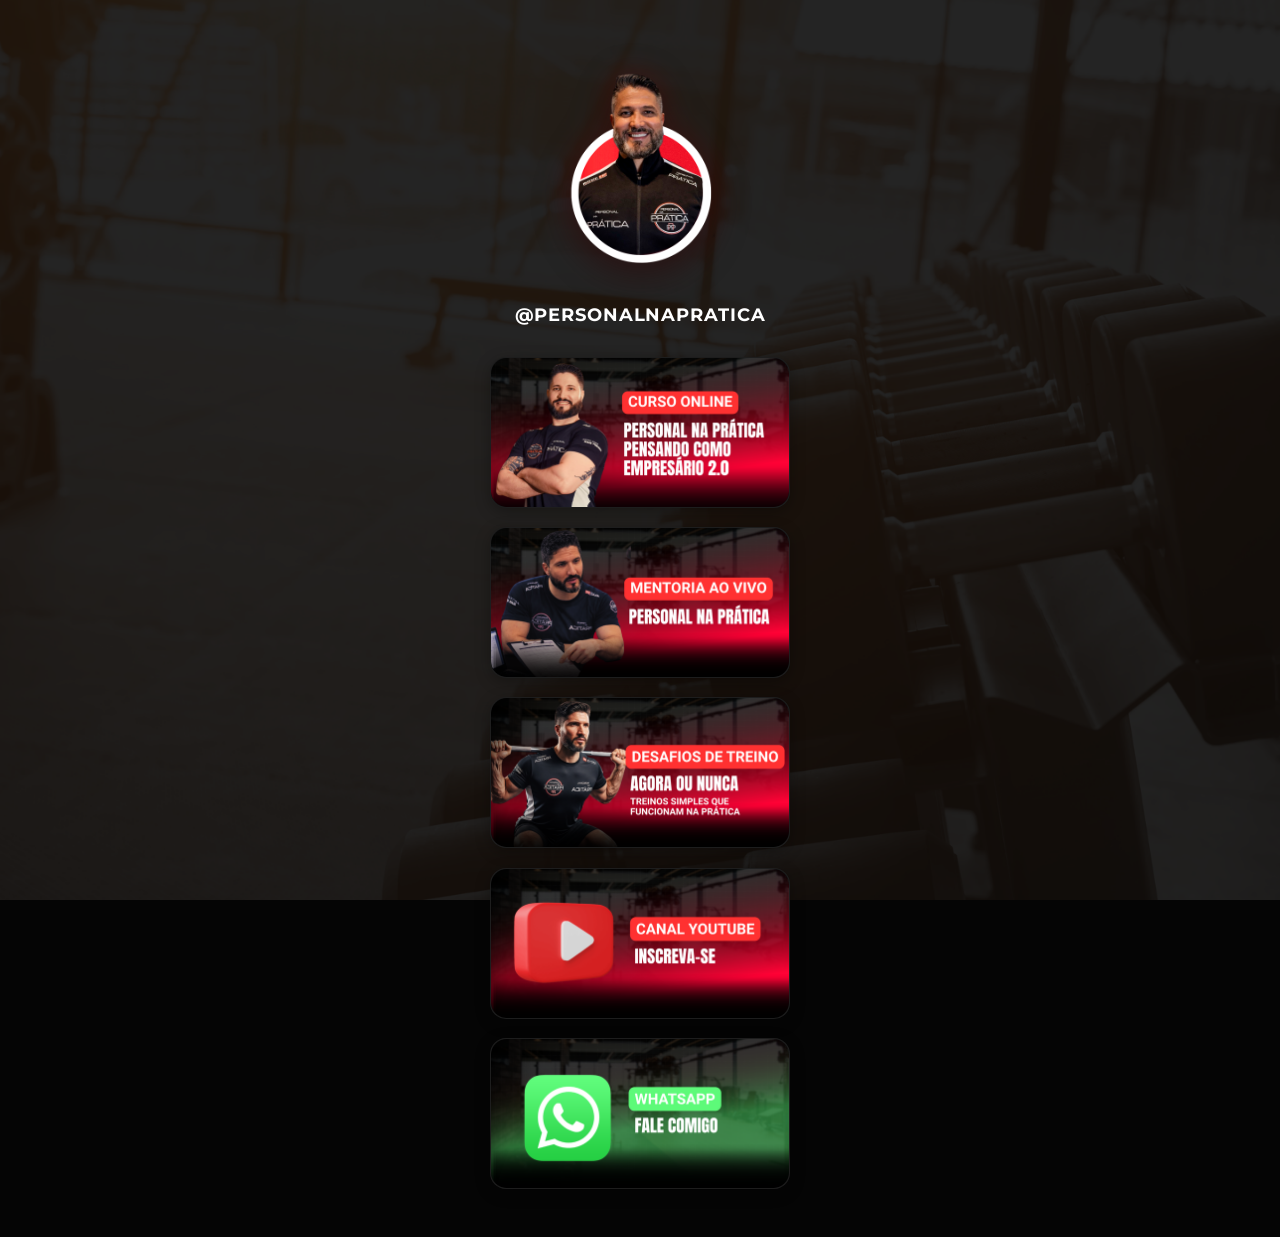
<file: bio/bio.html>
<!DOCTYPE html>
<html lang="pt-BR">
<head>
  <meta charset="UTF-8">
  <meta name="viewport" content="width=device-width, initial-scale=1.0">
  <title>Links - Personal na Prática</title>
  <link rel="icon" href="../assets/logo-personal-pensando-como-empresario.png">
  
  <!-- Fontes (mesmas do resto do projeto) -->
  <link rel="preconnect" href="https://fonts.googleapis.com">
  <link rel="preconnect" href="https://fonts.gstatic.com" crossorigin>
  <link href="https://fonts.googleapis.com/css2?family=Montserrat:ital,wght@0,300..900;1,300..900&family=Open+Sans:ital,wght@0,300..800;1,300..800&display=swap" rel="stylesheet">
  
  <style>
    :root {
      --bg-color: #050505;
      --text-color: #ffffff;
      --red: #ea0e0e;
      --font-heading: 'Montserrat', sans-serif;
      --font-body: 'Open Sans', sans-serif;
      --container-w: 600px;
    }

    * {
      margin: 0;
      padding: 0;
      box-sizing: border-box;
    }

    body {
      background-color: var(--bg-color);
      background-image: url('background.png');
      background-size: cover;
      background-position: center;
      background-attachment: fixed;
      color: var(--text-color);
      font-family: var(--font-body);
      min-height: 100vh;
      display: flex;
      flex-direction: column;
      align-items: center;
      padding: 3rem 1.5rem;
    }

    .container {
      width: 100%;
      max-width: var(--container-w);
      display: flex;
      flex-direction: column;
      align-items: center;
      gap: 2rem;
    }

    /* ===== PROFILE HEADER ===== */
    .profile-header {
      display: flex;
      flex-direction: column;
      align-items: center;
      gap: 1rem;
      text-align: center;
    }

    .profile-img-wrap {
      width: clamp(180px, 32vw, 240px);
      height: clamp(180px, 32vw, 240px);
      border-radius: 50%;
    }

    .profile-img {
      width: 100%;
      height: 100%;
      border-radius: 50%;
      object-fit: cover;
      display: block;
      filter: drop-shadow(0 10px 18px rgba(0, 0, 0, 0.45)) drop-shadow(0 0 14px rgba(234, 14, 14, 0.18));
    }

    .profile-handle {
      font-family: var(--font-heading);
      font-weight: 700;
      font-size: 1.1rem;
      letter-spacing: 0.05em;
      text-decoration: none;
      color: var(--text-color);
      transition: color 0.3s ease;
    }
    .profile-handle:hover {
      color: var(--red);
    }

    /* ===== LINKS CONTAINER ===== */
    .links-container {
      width: 100%;
      display: flex;
      flex-direction: column;
      gap: 1.2rem;
      align-items: center;
    }

    .link-item {
      display: block;
      width: min(300px, 100%);
      border-radius: 16px;
      overflow: hidden;
      position: relative;
      text-decoration: none;
      transition: transform 0.3s ease, box-shadow 0.3s ease;
      box-shadow: 0 4px 15px rgba(0,0,0,0.3);
      border: 1px solid rgba(255,255,255,0.05);
      background-color: #111;
    }

    .link-item:hover {
      transform: translateY(-4px);
      box-shadow: 0 10px 25px rgba(234, 14, 14, 0.15);
      border-color: rgba(234, 14, 14, 0.3);
    }

    .link-img {
      width: 100%;
      height: auto;
      display: block;
      border-radius: inherit;
    }

    /* Loading state para evitar piscadas feias */
    .link-img:not([src]) {
      background: linear-gradient(90deg, #111 0%, #222 50%, #111 100%);
      background-size: 200% 100%;
      animation: pulse 1.5s infinite;
    }

    @keyframes pulse {
      0% { background-position: 200% 0; }
      100% { background-position: -200% 0; }
    }

  </style>
</head>
<body>

  <div class="container">
    <!-- Header: Foto + Arroba -->
    <header class="profile-header">
      <div class="profile-img-wrap">
        <img src="profile.png" alt="Profile" class="profile-img">
      </div>
      <a href="https://instagram.com/personalnapratica" target="_blank" class="profile-handle">@PERSONALNAPRATICA</a>
    </header>

    <!-- Lista de Links Gerada via JS -->
    <main class="links-container" id="links-container">
      <!-- Links injetados aqui -->
    </main>
  </div>

  <script>
    /**
     * DADOS DOS LINKS
     * Edite este array para adicionar, remover ou alterar a ordem dos links.
     * 
     * url: Link de destino. Ex: "https://seusite.com" ou "#"
     * img: Caminho da imagem do card. Ex: "1.png"
     * alt: Texto alternativo para acessibilidade (opcional, mas recomendado).
     */
    const linksData = [
      { url: "https://danicodedev.github.io/pensando-como-empresario/version-02/version-02.html", img: "1.png", alt: "Curso Online Personal na Prática" },
      { url: "https://danicodedev.github.io/pensando-como-empresario/mentoria/mentoria", img: "2.png", alt: "Mentoria Ao Vivo" },
      { url: "https://pay.hotmart.com/H105273549D?off=yjeuih0e&checkoutMode=10", img: "3.png", alt: "Desafios de Treino Agora ou Nunca" },
      { url: "https://www.youtube.com/rodrigoassipersonalnapratica", img: "4.png", alt: "Imagem Link 4" },
      { url: "https://api.whatsapp.com/send?1=pt_BR&phone=5511976563187&text=Faaaala,+Personal+na+Pr%C3%A1tica.+Eu+quero+entrar+na+lista+VIP.", img: "5.png", alt: "Imagem Link 5" }
    ];

    // Função para renderizar os links
    function renderLinks() {
      const container = document.getElementById('links-container');
      
      const linksHTML = linksData.map(link => `
        <a href="${link.url}" class="link-item" target="_blank" rel="noopener noreferrer">
          <img src="${link.img}" alt="${link.alt}" class="link-img" loading="lazy">
        </a>
      `).join('');

      container.innerHTML = linksHTML;
    }

    // Renderiza ao carregar
    document.addEventListener('DOMContentLoaded', renderLinks);
  </script>

</body>
</html>
</file>
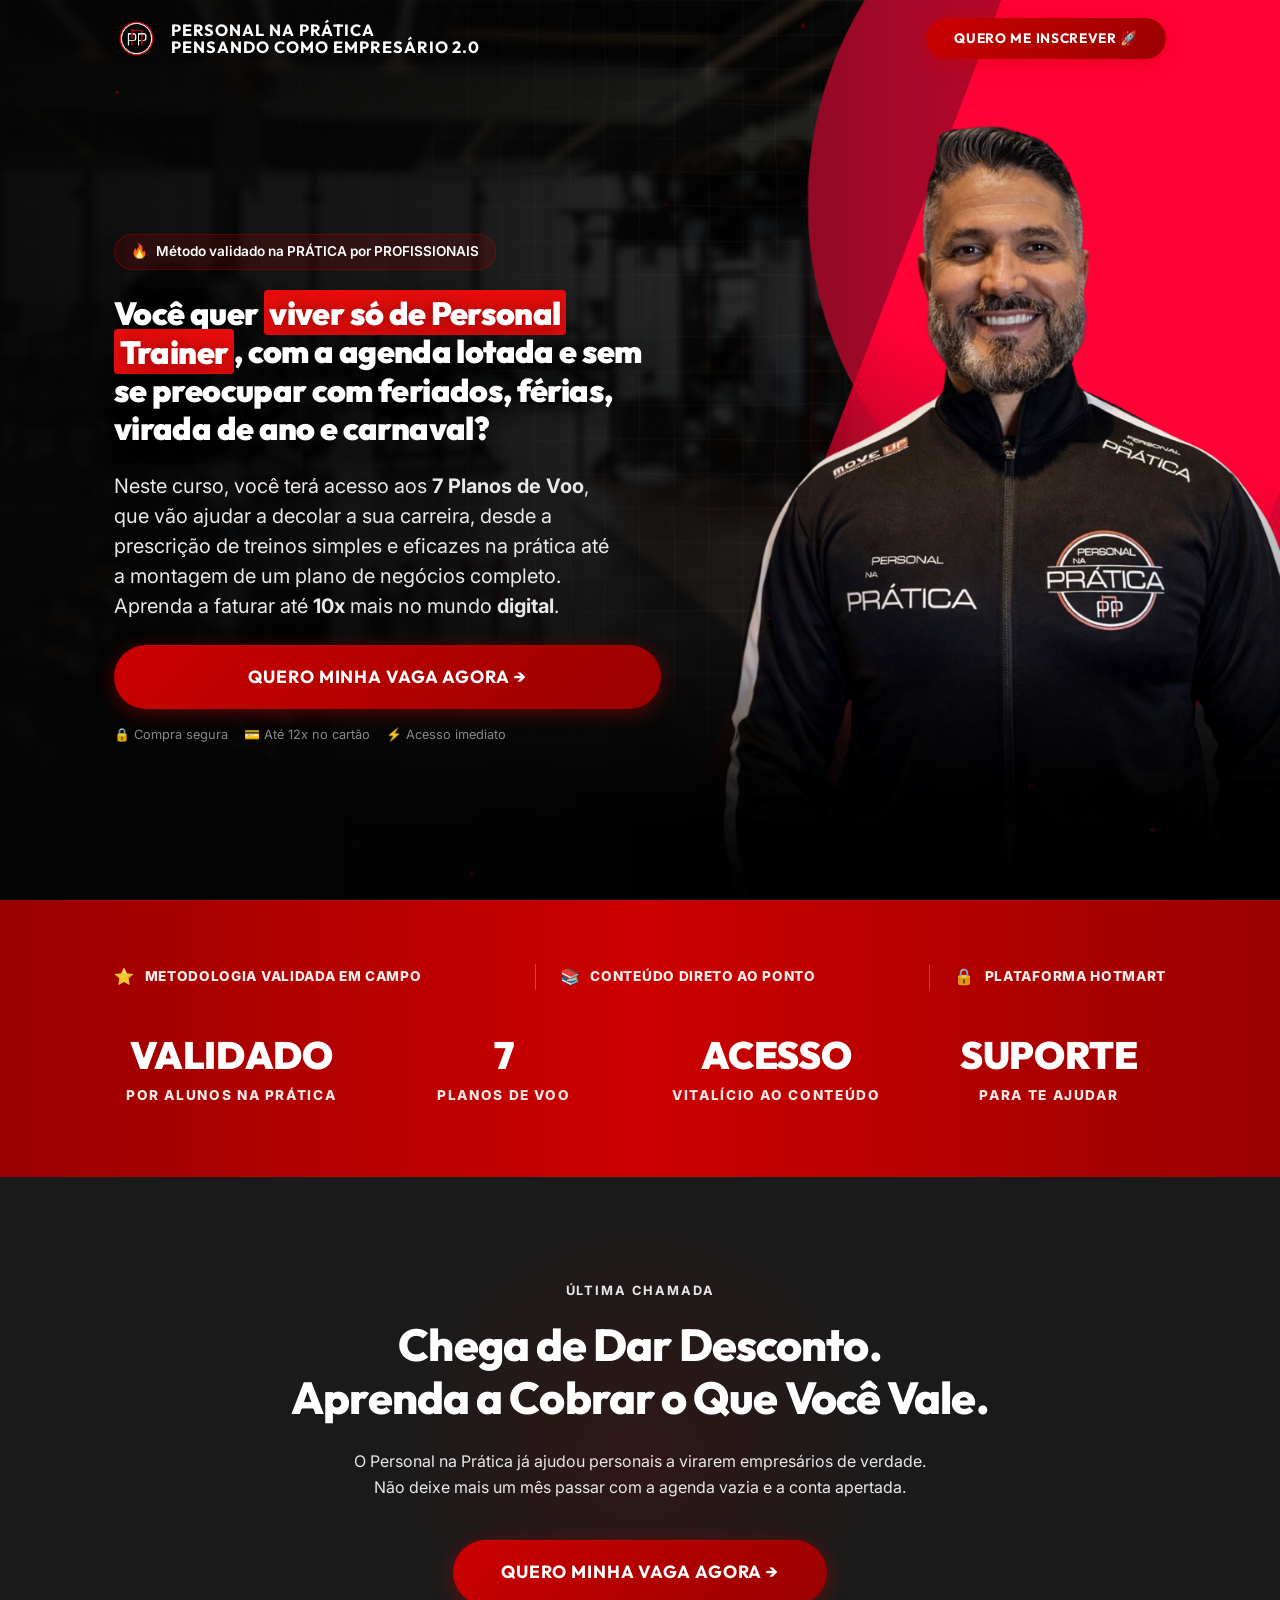
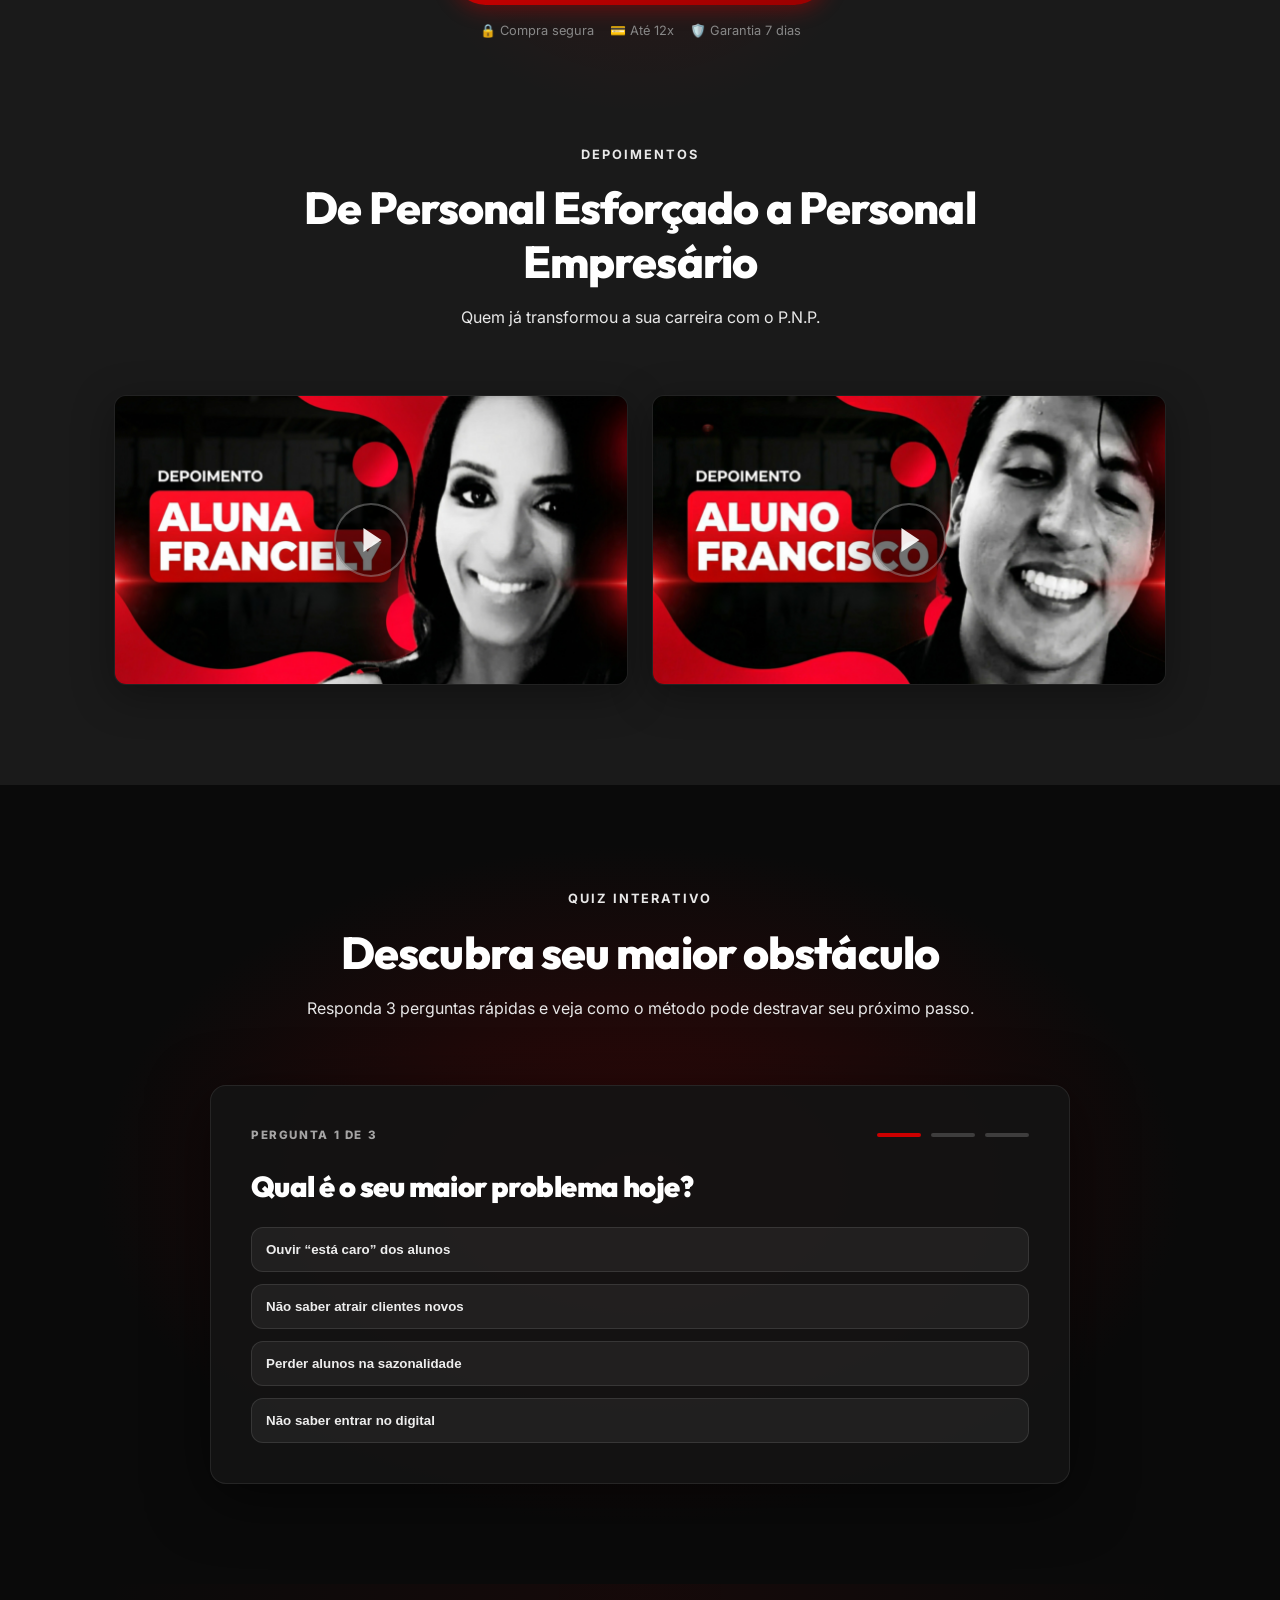
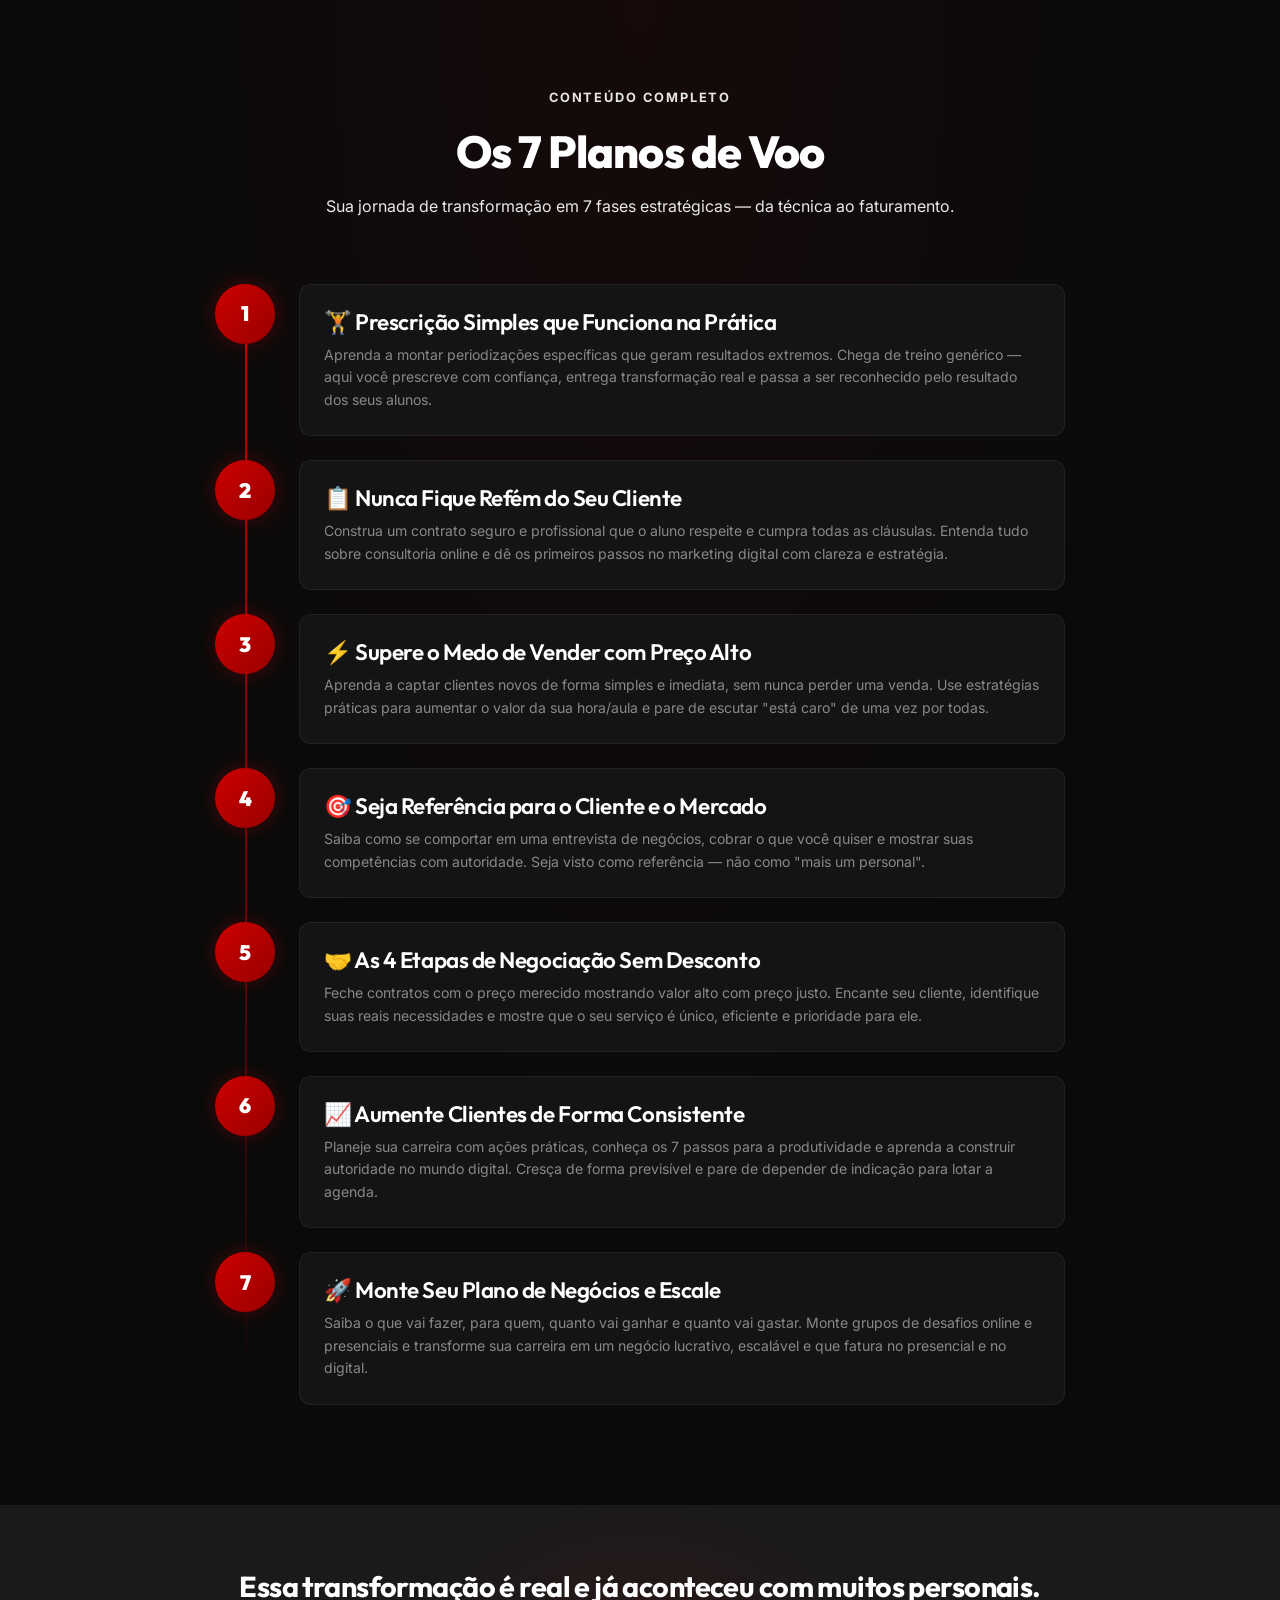
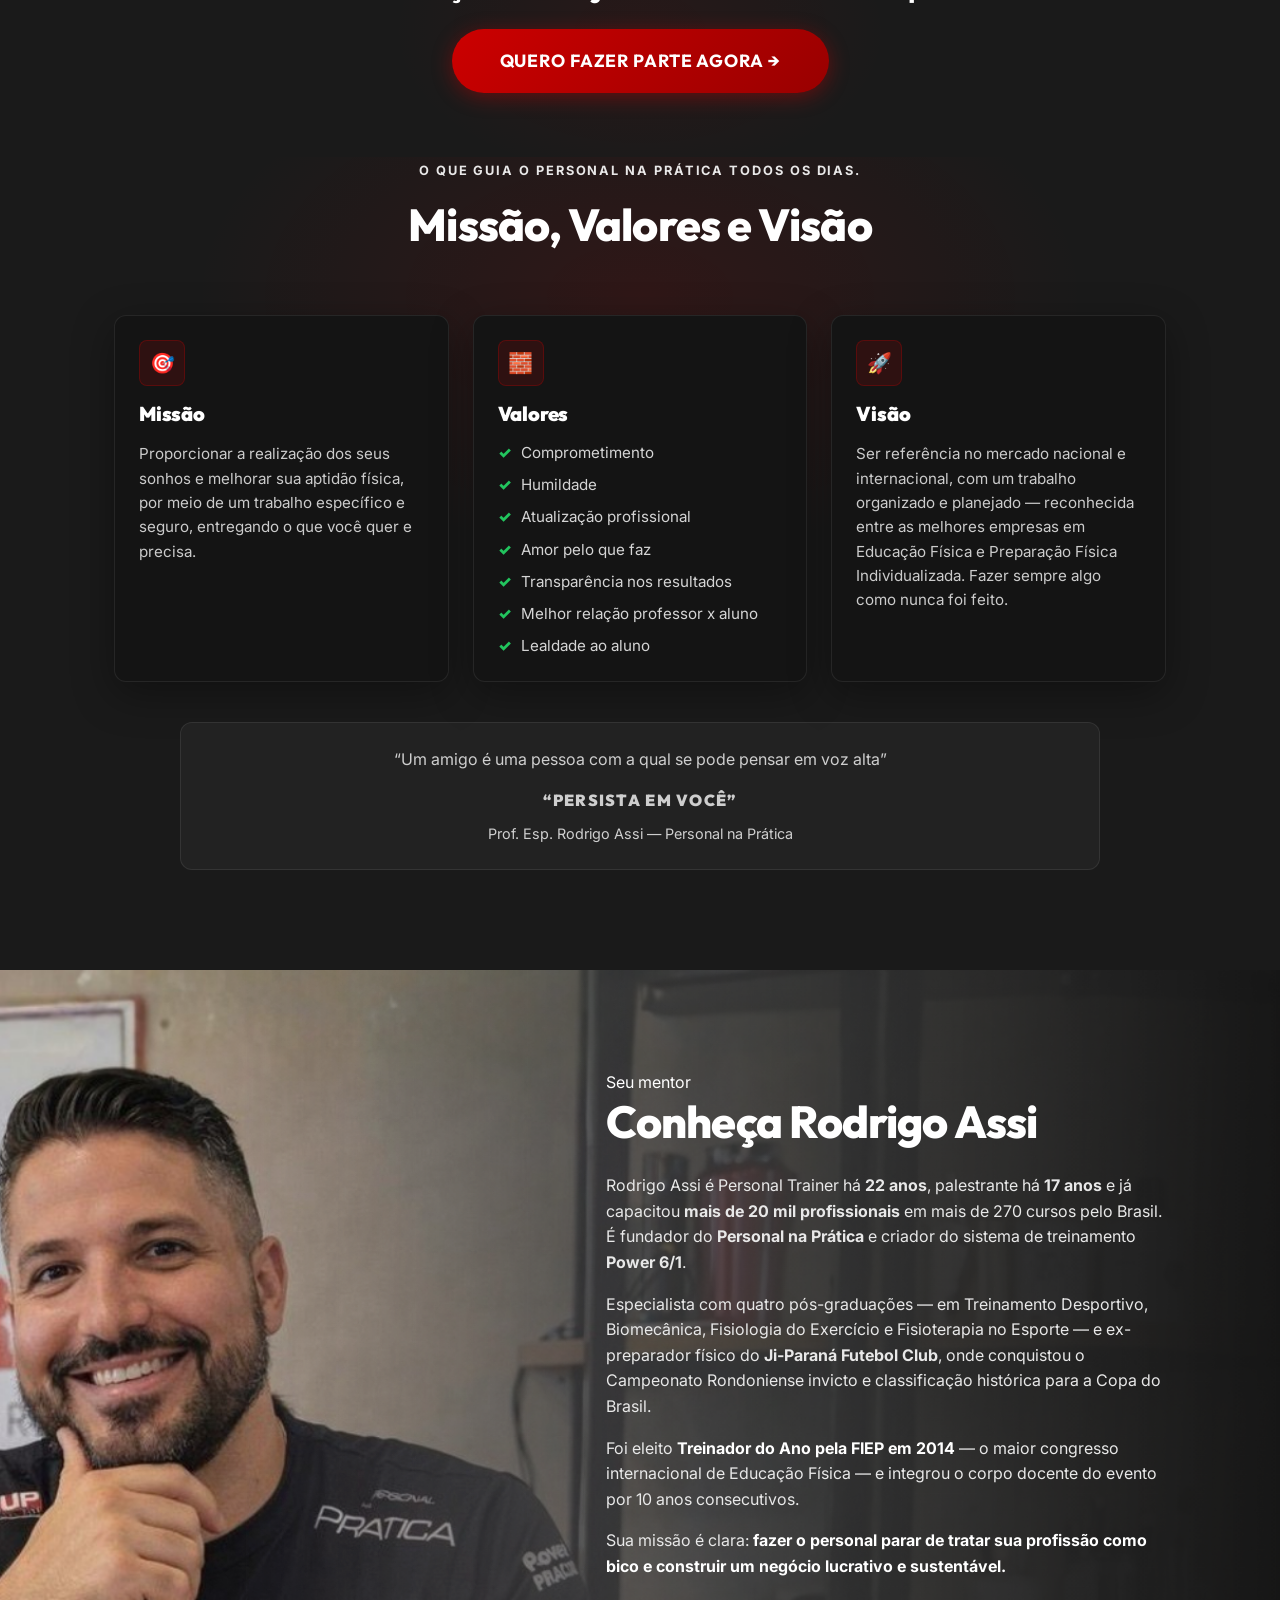
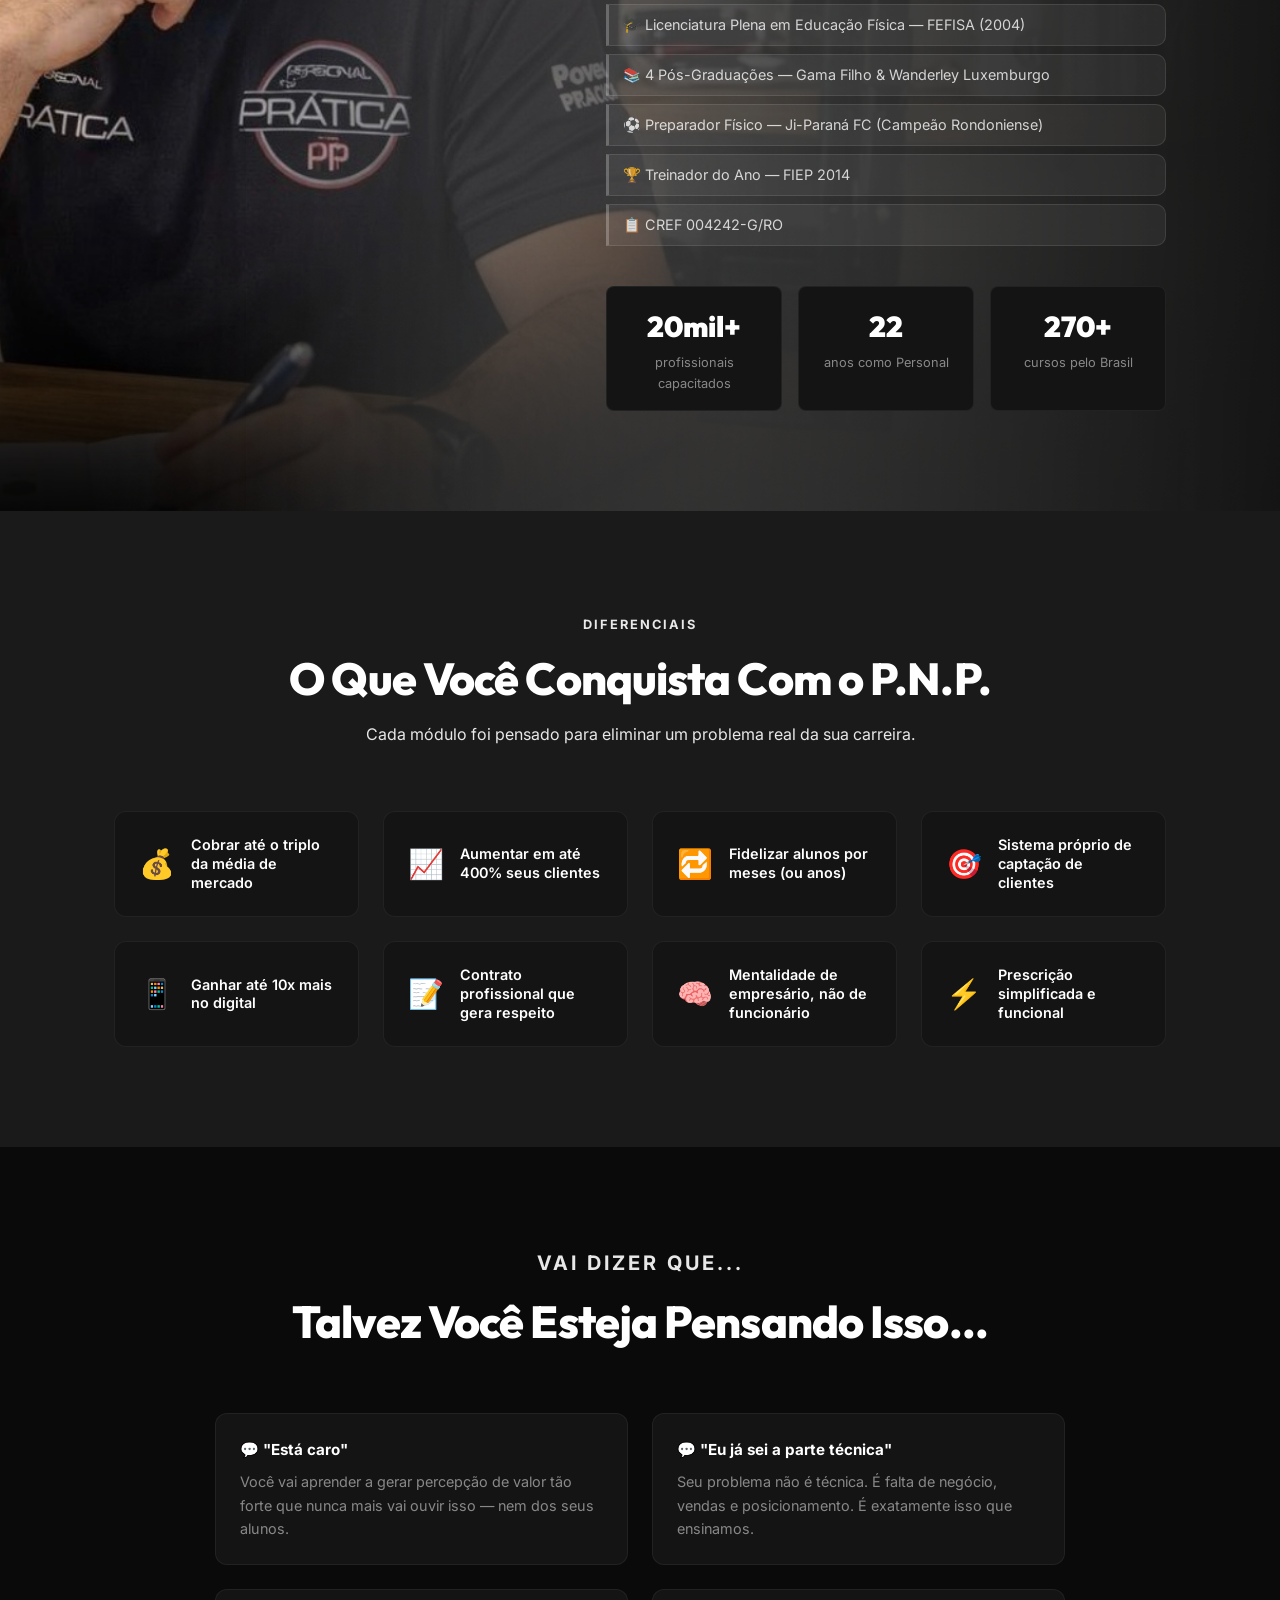
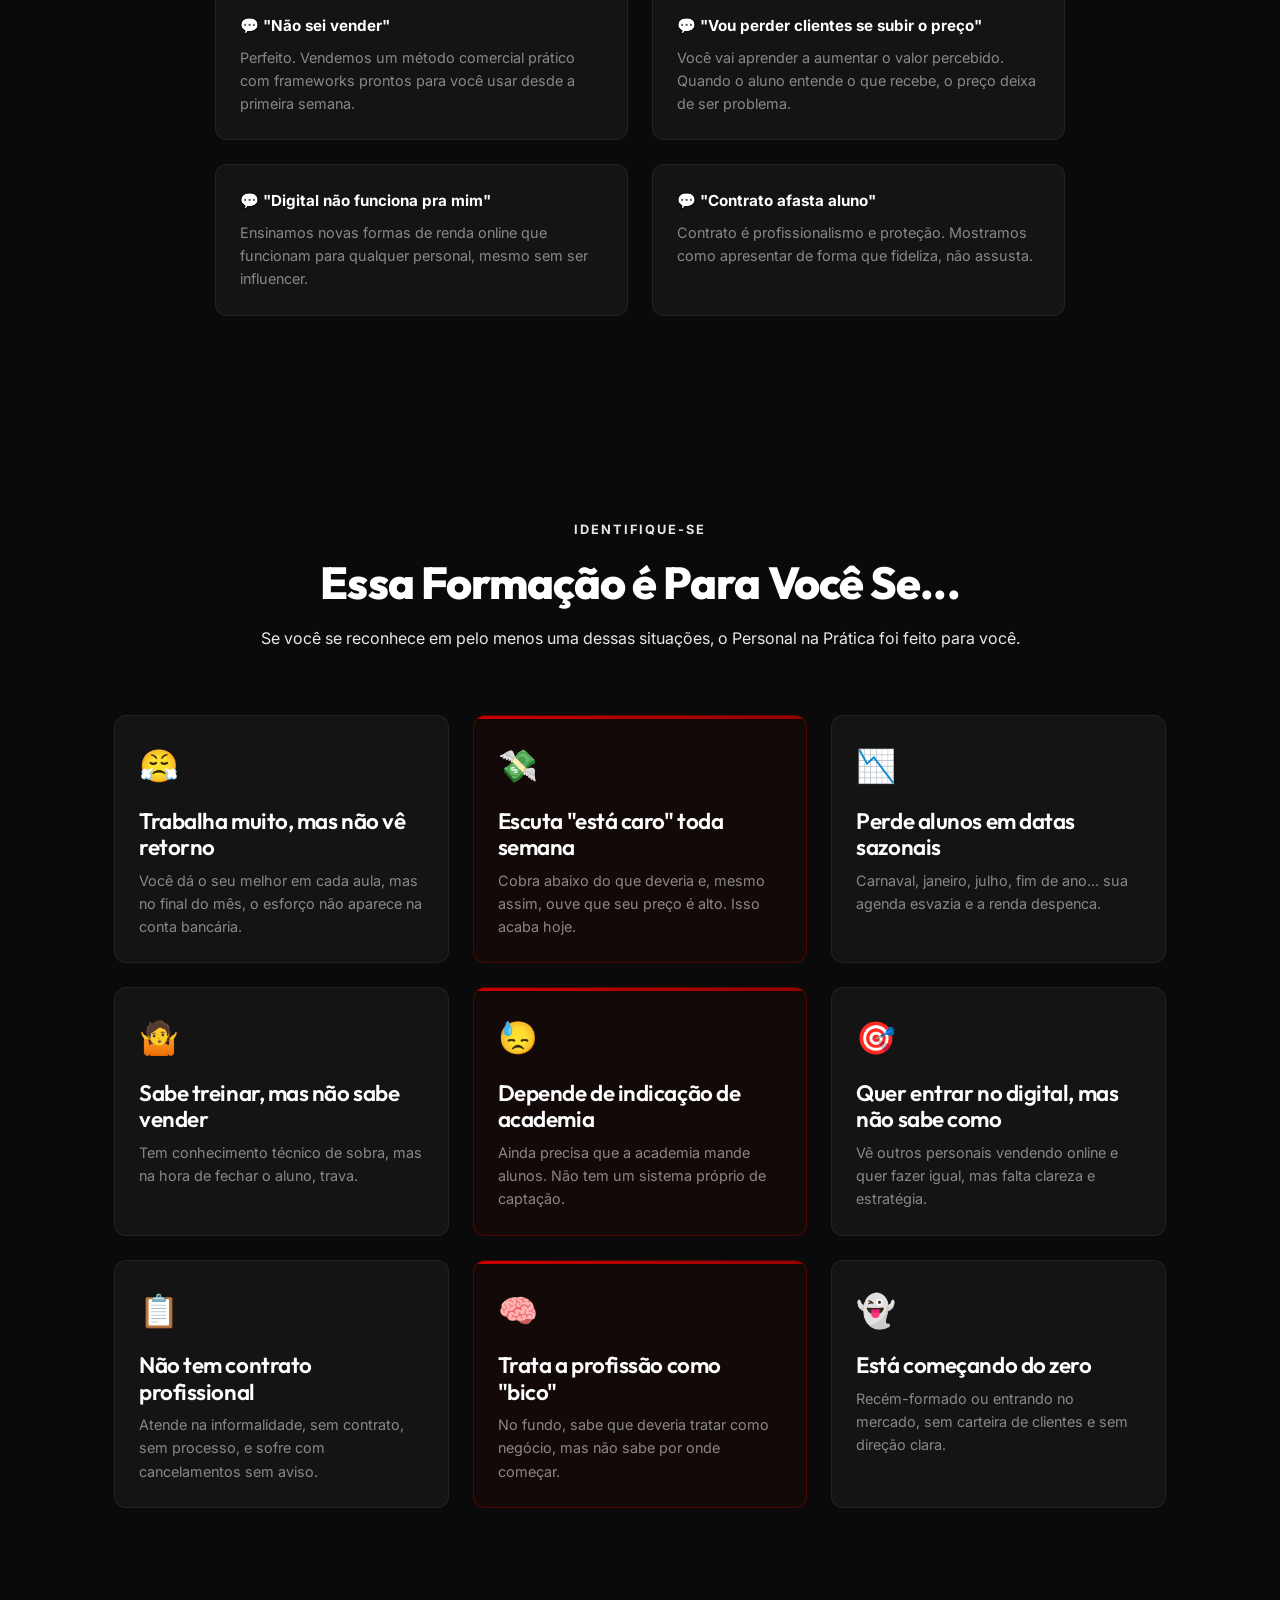
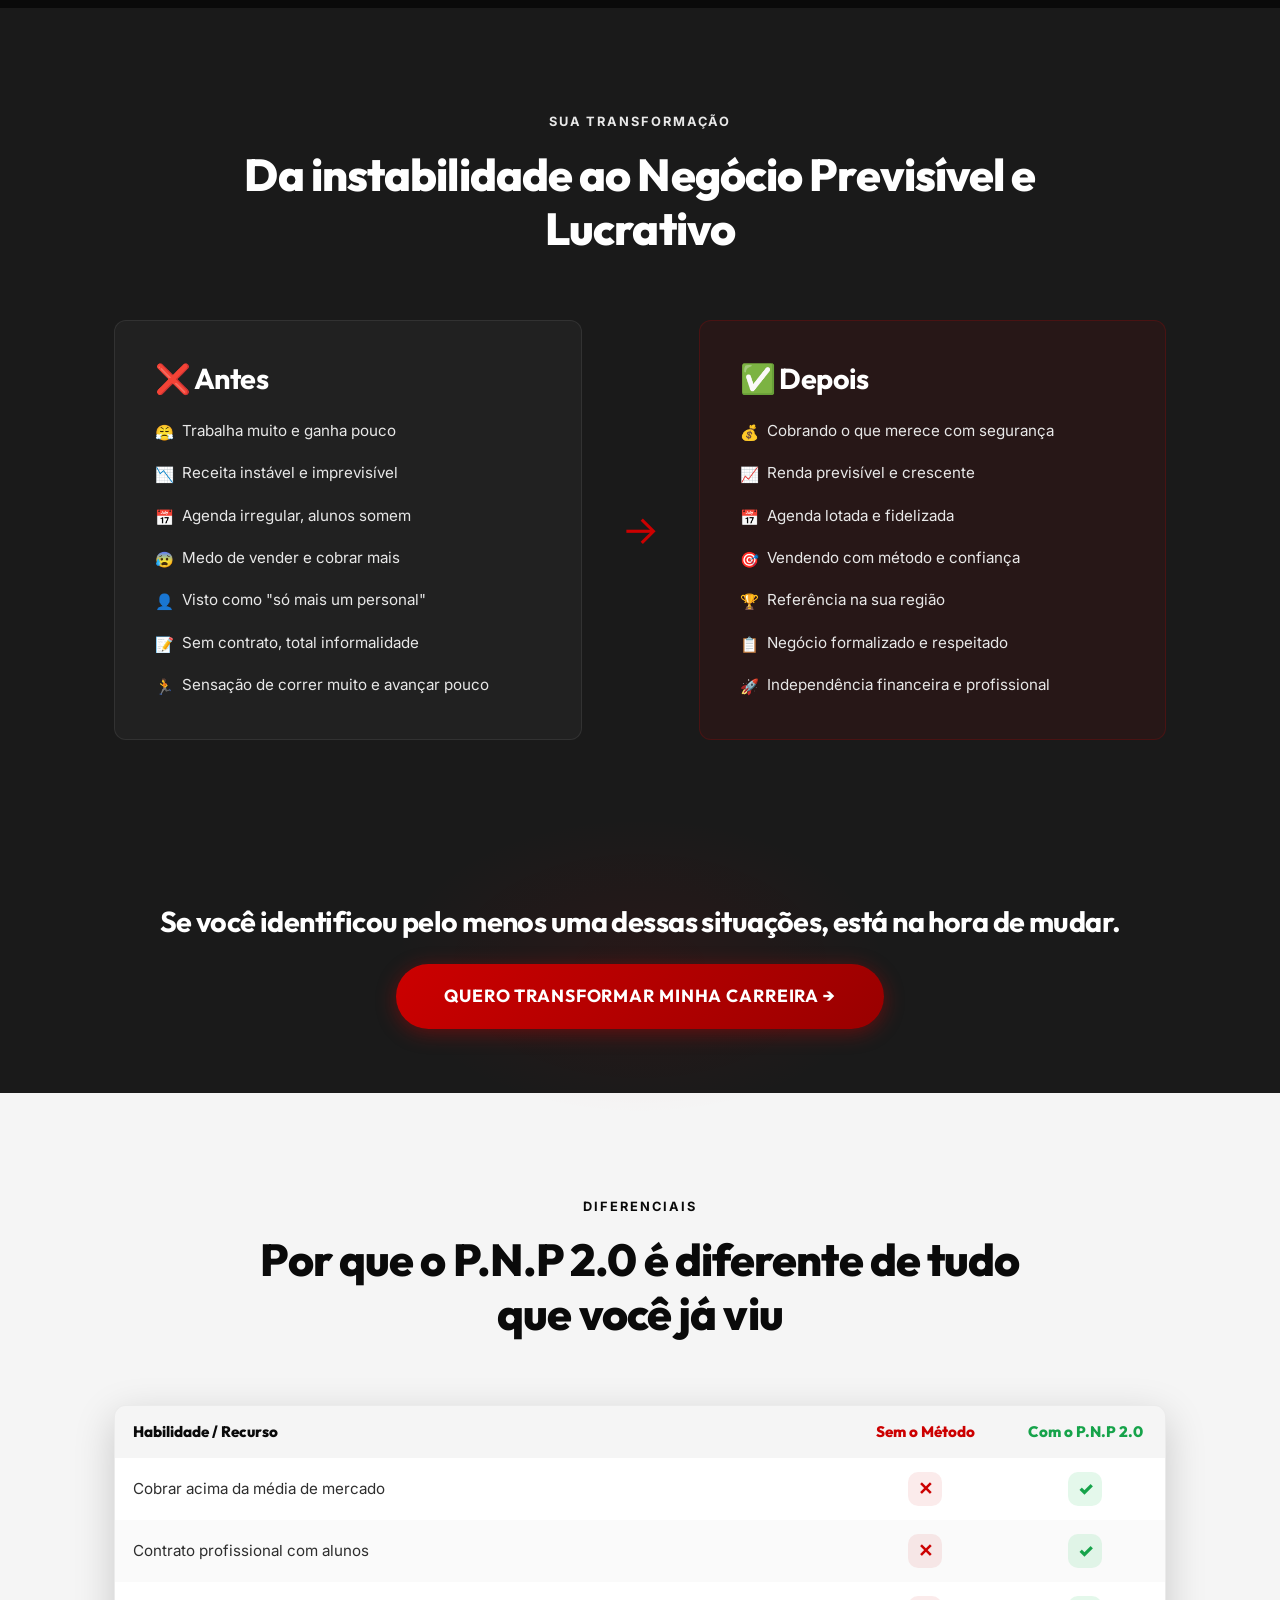
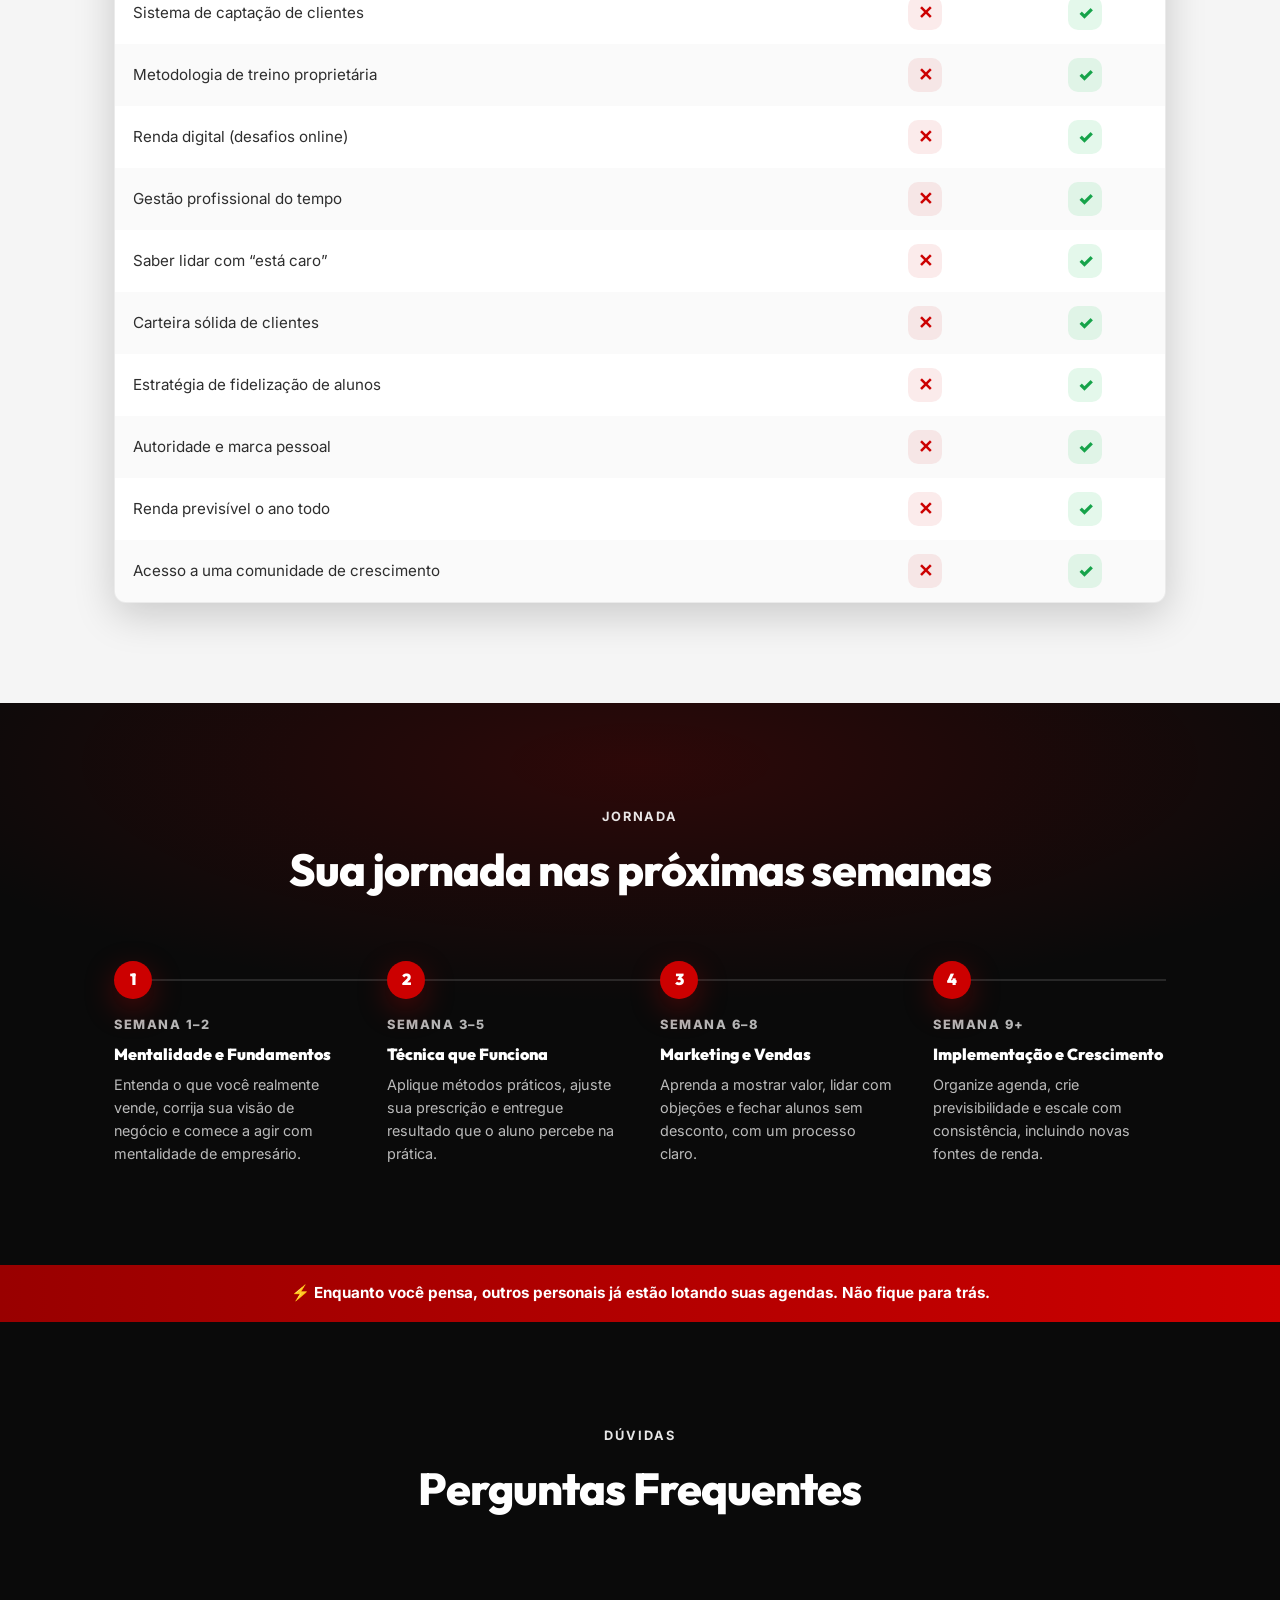
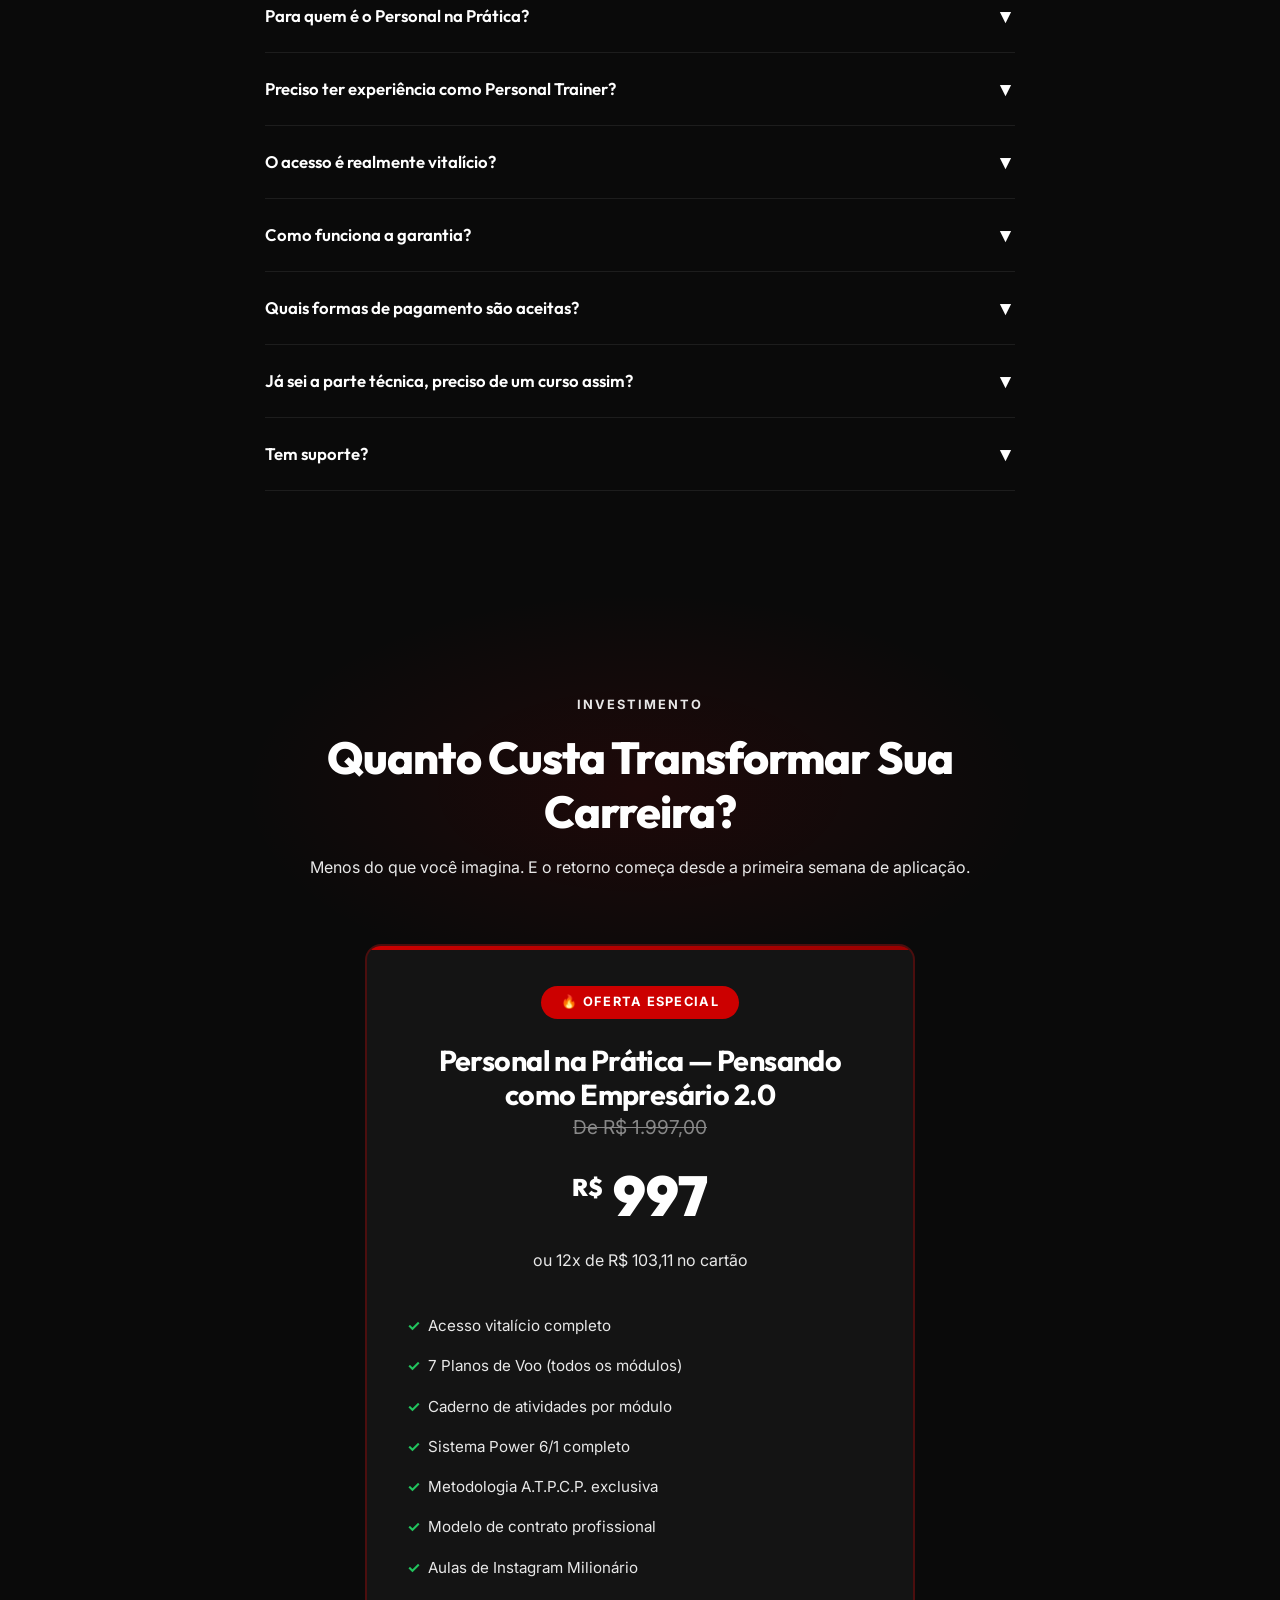
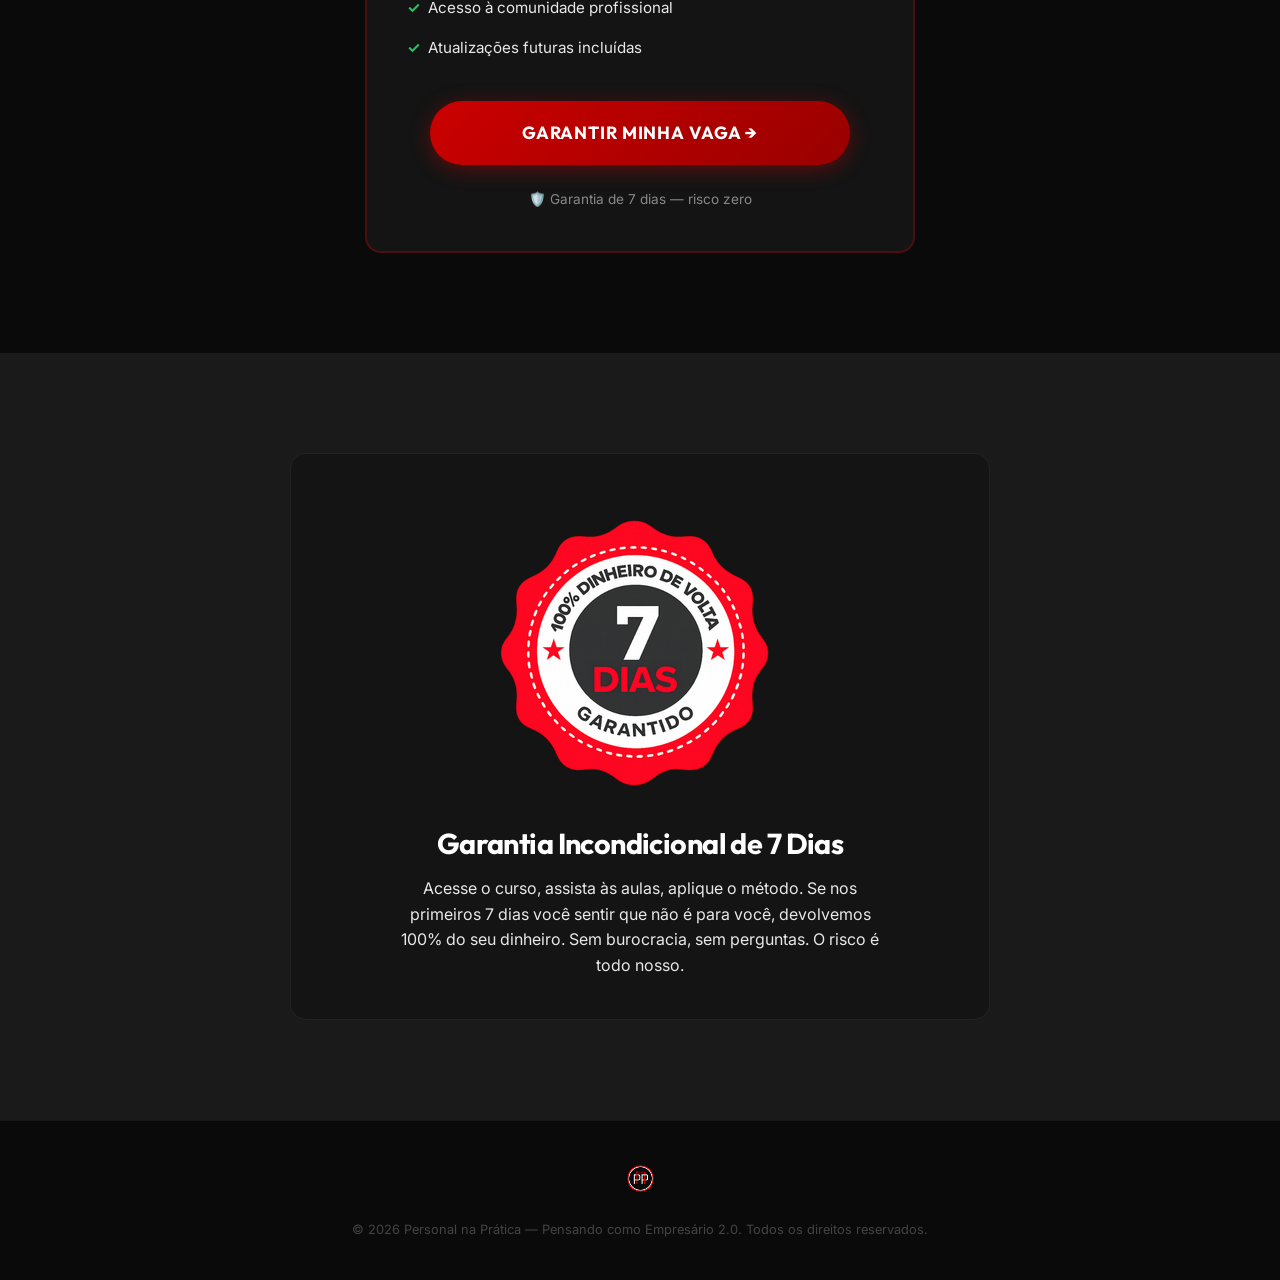
<file: version-02/version-02.html>
<!DOCTYPE html>
<html lang="pt-BR">

<head>
  <meta charset="UTF-8">
  <meta name="viewport" content="width=device-width, initial-scale=1.0">
  <title>Personal na Prática — Pensando como Empresário 2.0 | Viva Só de Personal Trainer</title>
  <meta name="description"
    content="Curso completo para Personal Trainers que querem lotar a agenda, cobrar o que merecem e parar de perder alunos. Método testado e validado na prática.">
  <link rel="stylesheet" href="./styles.css">
  <link rel="icon" href="../assets/logo-personal-pensando-como-empresario.png">
</head>

<body>

  <!-- ========== NAVBAR ========== -->
  <nav class="navbar" id="navbar">
    <div class="container">
      <a href="#" class="navbar-logo">
        <img src="../assets/logo-personal-pensando-como-empresario.png" alt="Logo Personal na Prática">
        <span class="navbar-brand-name">PERSONAL NA PRÁTICA <br> PENSANDO COMO EMPRESÁRIO 2.0</span>
      </a>
      <div class="navbar-cta">
        <a href="https://pay.hotmart.com/R105076041X?off=qx8hqc0z&checkoutMode=10" class="btn btn-primary" id="nav-cta">
          QUERO ME INSCREVER 🚀
        </a>
      </div>
    </div>
  </nav>

  <!-- ========== HERO SECTION ========== -->
  <section class="hero" id="hero">
    <div class="hero-bg">
      <picture>
        <source media="(max-width: 768px)" srcset="../assets/new-bg-mobile.png">
        <img src="../assets/new-bg.png" alt="" aria-hidden="true">
      </picture>
    </div>
    <div class="container">
      <div class="hero-content">
        <span class="hero-badge">Método validado na PRÁTICA por PROFISSIONAIS</span>
        <h1>
          Você quer <span class="text-red" style="
    background: #ea0e0e;
    color: #fff;
    padding: 0.08em 0.18em;
    border-radius: 0.12em;
    display: inline;
    line-height: 1.05;
    box-decoration-break: clone;
    -webkit-box-decoration-break: clone;
">viver só de Personal Trainer</span>,
          com a agenda lotada e sem se preocupar com feriados, férias, virada de ano e carnaval?
        </h1>
        <p class="subtitle">
          Neste curso, você terá acesso aos <strong>7 Planos de Voo</strong>, que vão ajudar a decolar a sua carreira, desde a
          prescrição de treinos simples e eficazes na prática até a montagem de um plano de negócios completo. Aprenda a
          faturar até <strong>10x</strong> mais no mundo <strong>digital</strong>.

        </p>
        <div class="hero-cta-area">
          <a href="https://pay.hotmart.com/R105076041X?off=qx8hqc0z&checkoutMode=10"
            class="btn btn-primary btn-lg btn-pulse" id="hero-cta">
            QUERO MINHA VAGA AGORA →
          </a>
          <div class="payment-badges">
            <span>🔒 Compra segura</span>
            <span>💳 Até 12x no cartão</span>
            <span>⚡ Acesso imediato</span>
          </div>
        </div>
      </div>

    </div>
  </section>

  <!-- ========== SOCIAL PROOF BAR ========== -->
  <div class="social-proof-bar">
    <div class="container">
      <div class="proof-top">
        <div class="proof-top-item">
          <span class="icon">⭐</span>
          <span>Metodologia validada em campo</span>
        </div>
        <div class="proof-top-item">
          <span class="icon">📚</span>
          <span>Conteúdo direto ao ponto</span>
        </div>
        <div class="proof-top-item">
          <span class="icon">🔒</span>
          <span>Plataforma Hotmart</span>
        </div>
      </div>
      <div class="proof-stats">
        <div class="proof-stat">
          <div class="value">Validado</div>
          <div class="label">por alunos na prática</div>
        </div>
        <div class="proof-stat">
          <div class="value">7</div>
          <div class="label">Planos de Voo</div>
        </div>
        <div class="proof-stat">
          <div class="value">Acesso</div>
          <div class="label">vitalício ao conteúdo</div>
        </div>
        <div class="proof-stat">
          <div class="value">Suporte</div>
          <div class="label">para te ajudar</div>
        </div>
      </div>
    </div>
  </div>
  <!-- ========== CTA FINAL ========== -->
  <section class="section cta-final" id="cta-final">
    <div class="container animate-on-scroll">
      <span class="section-label">Última chamada</span>
      <h2>Chega de Dar Desconto.<br>Aprenda a <span class="text-red">Cobrar o Que Você Vale.</span></h2>
      <p>
        O Personal na Prática já ajudou personais a virarem empresários de verdade.
        Não deixe mais um mês passar com a agenda vazia e a conta apertada.
      </p>
      <a href="https://pay.hotmart.com/R105076041X?off=qx8hqc0z&checkoutMode=10"
        class="btn btn-primary btn-lg btn-pulse" id="final-cta">
        QUERO MINHA VAGA AGORA →
      </a>
      <div class="payment-badges" style="justify-content: center; margin-top: var(--space-sm);">
        <span>🔒 Compra segura</span>
        <span>💳 Até 12x</span>
        <span>🛡️ Garantia 7 dias</span>
      </div>
    </div>
  </section>
    <!-- ========== TESTIMONIALS SECTION ========== -->
  <section class="section testimonials-section" id="depoimentos" style="padding-top: 0px;">
    <div class="container">
      <div class="section-header animate-on-scroll">
        <span class="section-label">Depoimentos</span>
        <h2>De Personal Esforçado a Personal Empresário</h2> 
        <p>Quem já transformou a sua carreira com o P.N.P.</p>
      </div>
      <div class="testimonial-videos">
        <div class="testimonial-video animate-on-scroll">
          <button class="video-poster" type="button" data-video-src="https://www.youtube-nocookie.com/embed/4pCMoSI0BlQ"
            data-video-title="Depoimento — Franciely Leão" aria-label="Reproduzir depoimento — Franciely Leão">
            <img src="../assets/rodrigo%20-%20aluna%20franciely%20capa.png" alt="Depoimento — Franciely Leão">
            <span class="video-poster-play" aria-hidden="true"></span>
          </button>
        </div>
        <div class="testimonial-video animate-on-scroll">
          <button class="video-poster" type="button" data-video-src="https://www.youtube-nocookie.com/embed/jaMP4LbKTx0"
            data-video-title="Depoimento — Francisco Cabrera" aria-label="Reproduzir depoimento — Francisco Cabrera">
            <img src="../assets/rodrigo%20-%20aluno%20francisco%20capa.png" alt="Depoimento — Francisco Cabrera">
            <span class="video-poster-play" aria-hidden="true"></span>
          </button>
        </div>
      </div>
    </div>
  </section>
  <section class="section quiz-section" id="quiz">
    <div class="container">
      <div class="section-header animate-on-scroll">
        <span class="section-label">Quiz interativo</span>
        <h2>Descubra seu maior <span class="text-red">obstáculo</span></h2>
        <p>Responda 3 perguntas rápidas e veja como o método pode destravar seu próximo passo.</p>
      </div>
      <div class="quiz-card animate-on-scroll" id="quiz-interactive">
        <div class="quiz-top">
          <div class="quiz-meta" id="quiz-meta">Pergunta 1 de 3</div>
          <div class="quiz-progress" id="quiz-progress">
            <span class="quiz-bar is-active"></span>
            <span class="quiz-bar"></span>
            <span class="quiz-bar"></span>
          </div>
        </div>
        <div class="quiz-body" id="quiz-body">
          <h3 class="quiz-question" id="quiz-question">Qual é o seu maior problema hoje?</h3>
          <div class="quiz-options" id="quiz-options"></div>
        </div>
        <div class="quiz-result" id="quiz-result" hidden>
          <div class="quiz-result-icon">✓</div>
          <div class="quiz-result-title">Seu diagnóstico:</div>
          <p class="quiz-result-text" id="quiz-result-text"></p>
          <a href="https://pay.hotmart.com/R105076041X?off=qx8hqc0z&checkoutMode=10"
            class="btn btn-primary btn-lg btn-block" id="quiz-cta">QUERO RESOLVER ISSO AGORA →</a>
          <button class="quiz-restart" type="button" id="quiz-restart">Refazer o quiz</button>
        </div>
      </div>
    </div>
  </section>
  <!-- ========== MODULES SECTION (7 Planos de Voo) ========== -->
  <section class="section modules-section" id="modulos">
    <div class="container">
      <div class="section-header animate-on-scroll">
        <span class="section-label">Conteúdo completo</span>
        <h2>Os 7 <span class="text-red">Planos de Voo</span></h2>
        <p>Sua jornada de transformação em 7 fases estratégicas — da técnica ao faturamento.</p>
      </div>
      <div class="modules-timeline">

        <div class="module-item animate-on-scroll">
          <div class="module-number">1</div>
          <div class="module-content">
            <h4>🏋️ Prescrição Simples que Funciona na Prática</h4>
            <p>Aprenda a montar periodizações específicas que geram resultados extremos. Chega de treino genérico — aqui você prescreve com confiança, entrega transformação real e passa a ser reconhecido pelo resultado dos seus alunos.</p>
          </div>
        </div>

        <div class="module-item animate-on-scroll">
          <div class="module-number">2</div>
          <div class="module-content">
            <h4>📋 Nunca Fique Refém do Seu Cliente</h4>
            <p>Construa um contrato seguro e profissional que o aluno respeite e cumpra todas as cláusulas. Entenda tudo sobre consultoria online e dê os primeiros passos no marketing digital com clareza e estratégia.</p>
          </div>
        </div>

        <div class="module-item animate-on-scroll">
          <div class="module-number">3</div>
          <div class="module-content">
            <h4>⚡ Supere o Medo de Vender com Preço Alto</h4>
            <p>Aprenda a captar clientes novos de forma simples e imediata, sem nunca perder uma venda. Use estratégias práticas para aumentar o valor da sua hora/aula e pare de escutar "está caro" de uma vez por todas.</p>
          </div>
        </div>

        <div class="module-item animate-on-scroll">
          <div class="module-number">4</div>
          <div class="module-content">
            <h4>🎯 Seja Referência para o Cliente e o Mercado</h4>
            <p>Saiba como se comportar em uma entrevista de negócios, cobrar o que você quiser e mostrar suas competências com autoridade. Seja visto como referência — não como "mais um personal".</p>
          </div>
        </div>

        <div class="module-item animate-on-scroll">
          <div class="module-number">5</div>
          <div class="module-content">
            <h4>🤝 As 4 Etapas de Negociação Sem Desconto</h4>
            <p>Feche contratos com o preço merecido mostrando valor alto com preço justo. Encante seu cliente, identifique suas reais necessidades e mostre que o seu serviço é único, eficiente e prioridade para ele.</p>
          </div>
        </div>

        <div class="module-item animate-on-scroll">
          <div class="module-number">6</div>
          <div class="module-content">
            <h4>📈 Aumente Clientes de Forma Consistente</h4>
            <p>Planeje sua carreira com ações práticas, conheça os 7 passos para a produtividade e aprenda a construir autoridade no mundo digital. Cresça de forma previsível e pare de depender de indicação para lotar a agenda.</p>
          </div>
        </div>

        <div class="module-item animate-on-scroll">
          <div class="module-number">7</div>
          <div class="module-content">
            <h4>🚀 Monte Seu Plano de Negócios e Escale</h4>
            <p>Saiba o que vai fazer, para quem, quanto vai ganhar e quanto vai gastar. Monte grupos de desafios online e presenciais e transforme sua carreira em um negócio lucrativo, escalável e que fatura no presencial e no digital.</p>
          </div>
        </div>

      </div>
    </div>
  </section>
    <!-- ========== MID CTA 2 ========== -->
  <section class="mid-cta">
    <div class="container animate-on-scroll">
      <h3>Essa transformação é <span class="text-red">real</span> e já aconteceu com muitos personais.</h3>
      <br>
      <a href="https://pay.hotmart.com/R105076041X?off=qx8hqc0z&checkoutMode=10" class="btn btn-primary btn-lg"
        id="mid-cta-2">
        QUERO FAZER PARTE AGORA →
      </a>
    </div>
  </section>
  <section class="section mission-values-section" id="missao-valores-visao" style="padding-top: 0px;">
    <div class="container">
      <div class="section-header animate-on-scroll">
        <span class="section-label">O que guia o Personal na Prática todos os dias.</span>
        <h2>Missão, Valores e Visão</h2>
        <p></p>
      </div>

      <div class="mv-grid">
        <div class="mv-card animate-on-scroll">
          <div class="mv-icon" aria-hidden="true">🎯</div>
          <h3>Missão</h3>
          <p>Proporcionar a realização dos seus sonhos e melhorar sua aptidão física, por meio de um trabalho específico e seguro, entregando o que você quer e precisa.</p>
        </div>

        <div class="mv-card animate-on-scroll">
          <div class="mv-icon" aria-hidden="true">🧱</div>
          <h3>Valores</h3>
          <ul class="mv-list">
            <li>Comprometimento</li>
            <li>Humildade</li>
            <li>Atualização profissional</li>
            <li>Amor pelo que faz</li>
            <li>Transparência nos resultados</li>
            <li>Melhor relação professor x aluno</li>
            <li>Lealdade ao aluno</li>
          </ul>
        </div>

        <div class="mv-card animate-on-scroll">
          <div class="mv-icon" aria-hidden="true">🚀</div>
          <h3>Visão</h3>
          <p>Ser referência no mercado nacional e internacional, com um trabalho organizado e planejado — reconhecida entre as melhores empresas em Educação Física e Preparação Física Individualizada. Fazer sempre algo como nunca foi feito.</p>
        </div>
      </div>

      <div class="mv-quote animate-on-scroll">
        <p>“Um amigo é uma pessoa com a qual se pode pensar em voz alta”</p>
        <p class="mv-quote-strong">“Persista em você”</p>
        <p class="mv-quote-author">Prof. Esp. Rodrigo Assi — Personal na Prática</p>
      </div>
    </div>
  </section>
  <!-- ========== EXPERT / BIO SECTION ========== -->
  <section class="section expert-section" id="expert">
    <div class="container">
      <div class="expert-grid animate-on-scroll">
        <div class="expert-info">
          <div class="expert-mobile-image">
            <img src="../assets/secao-conheca-o-rodrigo-mobile.png" alt="">
          </div>
          <span>Seu mentor</span>
          <h2>Conheça <span class="text-red">Rodrigo Assi</span></h2>
          <p>
            Rodrigo Assi é Personal Trainer há <strong>22 anos</strong>, palestrante há <strong>17 anos</strong> e já
            capacitou <strong>mais de 20 mil profissionais</strong> em mais de 270 cursos pelo Brasil. É fundador do
            <strong>Personal na Prática</strong> e criador do sistema de treinamento <strong>Power 6/1</strong>.
          </p>
          <p>
            Especialista com quatro pós-graduações — em Treinamento Desportivo, Biomecânica, Fisiologia do Exercício e
            Fisioterapia no Esporte — e ex-preparador físico do <strong>Ji-Paraná Futebol Club</strong>, onde conquistou
            o Campeonato Rondoniense invicto e classificação histórica para a Copa do Brasil.
          </p>
          <p>
            Foi eleito <strong class="text-red">Treinador do Ano pela FIEP em 2014</strong> — o maior congresso
            internacional de Educação Física — e integrou o corpo docente do evento por 10 anos consecutivos.
          </p>
          <p>
            Sua missão é clara: <strong class="text-red">fazer o personal parar de tratar sua profissão como bico e
              construir um negócio lucrativo e sustentável.</strong>
          </p>

          <div class="expert-credentials">
            <div class="credential-item">🎓 Licenciatura Plena em Educação Física — FEFISA (2004)</div>
            <div class="credential-item">📚 4 Pós-Graduações — Gama Filho &amp; Wanderley Luxemburgo</div>
            <div class="credential-item">⚽ Preparador Físico — Ji-Paraná FC (Campeão Rondoniense)</div>
            <div class="credential-item">🏆 Treinador do Ano — FIEP 2014</div>
            <div class="credential-item">📋 CREF 004242-G/RO</div>
          </div>
          <div class="expert-stats">
            <div class="stat-item">
              <div class="stat-number">20mil+</div>
              <div class="stat-label">profissionais capacitados</div>
            </div>
            <div class="stat-item">
              <div class="stat-number">22</div>
              <div class="stat-label">anos como Personal</div>
            </div>
            <div class="stat-item">
              <div class="stat-number">270+</div>
              <div class="stat-label">cursos pelo Brasil</div>
            </div>
          </div>
        </div>
      </div>
    </div>
  </section>
    <!-- ========== BENEFITS SECTION ========== -->
  <section class="section benefits-section" id="beneficios">
    <div class="container">
      <div class="section-header animate-on-scroll">
        <span class="section-label">Diferenciais</span>
        <h2>O Que Você <span class="text-red">Conquista</span> Com o P.N.P.</h2>
        <p>Cada módulo foi pensado para eliminar um problema real da sua carreira.</p>
      </div>
      <div class="benefits-grid stagger-children">

        <div class="benefit-chip animate-on-scroll">
          <span class="icon">💰</span>
          <span class="text">Cobrar até o triplo da média de mercado</span>
        </div>

        <div class="benefit-chip animate-on-scroll">
          <span class="icon">📈</span>
          <span class="text">Aumentar em até 400% seus clientes</span>
        </div>

        <div class="benefit-chip animate-on-scroll">
          <span class="icon">🔁</span>
          <span class="text">Fidelizar alunos por meses (ou anos)</span>
        </div>

        <div class="benefit-chip animate-on-scroll">
          <span class="icon">🎯</span>
          <span class="text">Sistema próprio de captação de clientes</span>
        </div>

        <div class="benefit-chip animate-on-scroll">
          <span class="icon">📱</span>
          <span class="text">Ganhar até 10x mais no digital</span>
        </div>

        <div class="benefit-chip animate-on-scroll">
          <span class="icon">📝</span>
          <span class="text">Contrato profissional que gera respeito</span>
        </div>

        <div class="benefit-chip animate-on-scroll">
          <span class="icon">🧠</span>
          <span class="text">Mentalidade de empresário, não de funcionário</span>
        </div>

        <div class="benefit-chip animate-on-scroll">
          <span class="icon">⚡</span>
          <span class="text">Prescrição simplificada e funcional</span>
        </div>

      </div>
    </div>
  </section>
    <!-- ========== OBJECTIONS SECTION ========== -->
  <section class="section objections-section">
    <div class="container">
      <div class="section-header animate-on-scroll">
        <span class="section-label" style="font-size: 20px;">Vai dizer que...</span>
        <h2>Talvez Você Esteja <span class="text-red">Pensando</span> Isso...</h2>
      </div>
      <div class="objections-grid stagger-children">
        <div class="objection-item animate-on-scroll">
          <div class="objection">💬 "Está caro"</div>
          <div class="response">Você vai aprender a gerar percepção de valor tão forte que nunca mais vai ouvir isso —
            nem dos seus alunos.</div>
        </div>
        <div class="objection-item animate-on-scroll">
          <div class="objection">💬 "Eu já sei a parte técnica"</div>
          <div class="response">Seu problema não é técnica. É falta de negócio, vendas e posicionamento. É exatamente
            isso que ensinamos.</div>
        </div>
        <div class="objection-item animate-on-scroll">
          <div class="objection">💬 "Não sei vender"</div>
          <div class="response">Perfeito. Vendemos um método comercial prático com frameworks prontos para você usar
            desde a primeira semana.</div>
        </div>
        <div class="objection-item animate-on-scroll">
          <div class="objection">💬 "Vou perder clientes se subir o preço"</div>
          <div class="response">Você vai aprender a aumentar o valor percebido. Quando o aluno entende o que recebe, o
            preço deixa de ser problema.</div>
        </div>
        <div class="objection-item animate-on-scroll">
          <div class="objection">💬 "Digital não funciona pra mim"</div>
          <div class="response">Ensinamos novas formas de renda online que funcionam para qualquer personal, mesmo sem
            ser influencer.</div>
        </div>
        <div class="objection-item animate-on-scroll">
          <div class="objection">💬 "Contrato afasta aluno"</div>
          <div class="response">Contrato é profissionalismo e proteção. Mostramos como apresentar de forma que fideliza,
            não assusta.</div>
        </div>
      </div>
    </div>
  </section>
    <!-- ========== "FOR YOU IF..." SECTION ========== -->
  <section class="section for-you-section" id="para-voce">
    <div class="container">
      <div class="section-header animate-on-scroll">
        <span class="section-label">Identifique-se</span>
        <h2>Essa Formação é <span class="text-red">Para Você</span> Se...</h2>
        <p>Se você se reconhece em pelo menos uma dessas situações, o Personal na Prática foi feito para você.</p>
      </div>
      <div class="cards-grid stagger-children">

        <div class="card animate-on-scroll">
          <div class="card-icon">😤</div>
          <h4>Trabalha muito, mas não vê retorno</h4>
          <p>Você dá o seu melhor em cada aula, mas no final do mês, o esforço não aparece na conta bancária.</p>
        </div>

        <div class="card animate-on-scroll card-highlight">
          <div class="card-icon">💸</div>
          <h4>Escuta "está caro" toda semana</h4>
          <p>Cobra abaixo do que deveria e, mesmo assim, ouve que seu preço é alto. Isso acaba hoje.</p>
        </div>

        <div class="card animate-on-scroll">
          <div class="card-icon">📉</div>
          <h4>Perde alunos em datas sazonais</h4>
          <p>Carnaval, janeiro, julho, fim de ano... sua agenda esvazia e a renda despenca.</p>
        </div>

        <div class="card animate-on-scroll">
          <div class="card-icon">🤷</div>
          <h4>Sabe treinar, mas não sabe vender</h4>
          <p>Tem conhecimento técnico de sobra, mas na hora de fechar o aluno, trava.</p>
        </div>

        <div class="card animate-on-scroll card-highlight">
          <div class="card-icon">😓</div>
          <h4>Depende de indicação de academia</h4>
          <p>Ainda precisa que a academia mande alunos. Não tem um sistema próprio de captação.</p>
        </div>

        <div class="card animate-on-scroll">
          <div class="card-icon">🎯</div>
          <h4>Quer entrar no digital, mas não sabe como</h4>
          <p>Vê outros personais vendendo online e quer fazer igual, mas falta clareza e estratégia.</p>
        </div>

        <div class="card animate-on-scroll">
          <div class="card-icon">📋</div>
          <h4>Não tem contrato profissional</h4>
          <p>Atende na informalidade, sem contrato, sem processo, e sofre com cancelamentos sem aviso.</p>
        </div>

        <div class="card animate-on-scroll card-highlight">
          <div class="card-icon">🧠</div>
          <h4>Trata a profissão como "bico"</h4>
          <p>No fundo, sabe que deveria tratar como negócio, mas não sabe por onde começar.</p>
        </div>

        <div class="card animate-on-scroll">
          <div class="card-icon">👻</div>
          <h4>Está começando do zero</h4>
          <p>Recém-formado ou entrando no mercado, sem carteira de clientes e sem direção clara.</p>
        </div>

      </div>
    </div>
  </section>
    <!-- ========== TRANSFORMATION SECTION ========== -->
  <section class="section transformation-section" id="transformacao">
    <div class="container">
      <div class="section-header animate-on-scroll">
        <span class="section-label">Sua transformação</span>
        <h2>Da instabilidade ao Negócio Previsível e Lucrativo</h2>
      </div>
      <div class="transformation-grid animate-on-scroll">
        <div class="transform-column transform-before">
          <h3>❌ Antes</h3>
          <ul>
            <li><span class="icon">😤</span> Trabalha muito e ganha pouco</li>
            <li><span class="icon">📉</span> Receita instável e imprevisível</li>
            <li><span class="icon">📅</span> Agenda irregular, alunos somem</li>
            <li><span class="icon">😰</span> Medo de vender e cobrar mais</li>
            <li><span class="icon">👤</span> Visto como "só mais um personal"</li>
            <li><span class="icon">📝</span> Sem contrato, total informalidade</li>
            <li><span class="icon">🏃</span> Sensação de correr muito e avançar pouco</li>
          </ul>
        </div>
        <div class="transform-arrow">→</div>
        <div class="transform-column transform-after">
          <h3>✅ Depois</h3>
          <ul>
            <li><span class="icon">💰</span> Cobrando o que merece com segurança</li>
            <li><span class="icon">📈</span> Renda previsível e crescente</li>
            <li><span class="icon">📅</span> Agenda lotada e fidelizada</li>
            <li><span class="icon">🎯</span> Vendendo com método e confiança</li>
            <li><span class="icon">🏆</span> Referência na sua região</li>
            <li><span class="icon">📋</span> Negócio formalizado e respeitado</li>
            <li><span class="icon">🚀</span> Independência financeira e profissional</li>
          </ul>
        </div>
      </div>
    </div>
  </section>



  <!-- ========== MID CTA ========== -->
  <section class="mid-cta">
    <div class="container animate-on-scroll">
      <h3>Se você identificou pelo menos <span class="text-red">uma</span> dessas situações, está na hora de mudar.</h3>
      <br>
      <a href="https://pay.hotmart.com/R105076041X?off=qx8hqc0z&checkoutMode=10"
        class="btn btn-primary btn-lg btn-pulse" id="mid-cta-1">
        QUERO TRANSFORMAR MINHA CARREIRA →
      </a>
    </div>
  </section>


  <section class="section comparison-section" id="diferenciais">
    <div class="container">
      <div class="section-header animate-on-scroll">
        <span class="section-label">Diferenciais</span>
        <h2>Por que o P.N.P 2.0 é diferente <span class="text-red">de tudo que você já viu</span></h2>
      </div>
      <div class="comparison-table-wrap animate-on-scroll">
        <table class="comparison-table">
          <thead>
            <tr>
              <th>Habilidade / Recurso</th>
              <th class="col-center col-no">Sem o Método</th>
              <th class="col-center col-yes">Com o P.N.P 2.0</th>
            </tr>
          </thead>
          <tbody>
            <tr>
              <td>Cobrar acima da média de mercado</td>
              <td class="col-center" data-label="Sem o Método"><span class="mark mark-no" aria-label="Não">✕</span></td>
              <td class="col-center" data-label="Com o P.N.P 2.0"><span class="mark mark-yes" aria-label="Sim">✓</span>
              </td>
            </tr>
            <tr>
              <td>Contrato profissional com alunos</td>
              <td class="col-center" data-label="Sem o Método"><span class="mark mark-no" aria-label="Não">✕</span></td>
              <td class="col-center" data-label="Com o P.N.P 2.0"><span class="mark mark-yes" aria-label="Sim">✓</span>
              </td>
            </tr>
            <tr>
              <td>Sistema de captação de clientes</td>
              <td class="col-center" data-label="Sem o Método"><span class="mark mark-no" aria-label="Não">✕</span></td>
              <td class="col-center" data-label="Com o P.N.P 2.0"><span class="mark mark-yes" aria-label="Sim">✓</span>
              </td>
            </tr>
            <tr>
              <td>Metodologia de treino proprietária</td>
              <td class="col-center" data-label="Sem o Método"><span class="mark mark-no" aria-label="Não">✕</span></td>
              <td class="col-center" data-label="Com o P.N.P 2.0"><span class="mark mark-yes" aria-label="Sim">✓</span>
              </td>
            </tr>
            <tr>
              <td>Renda digital (desafios online)</td>
              <td class="col-center" data-label="Sem o Método"><span class="mark mark-no" aria-label="Não">✕</span></td>
              <td class="col-center" data-label="Com o P.N.P 2.0"><span class="mark mark-yes" aria-label="Sim">✓</span>
              </td>
            </tr>
            <tr>
              <td>Gestão profissional do tempo</td>
              <td class="col-center" data-label="Sem o Método"><span class="mark mark-no" aria-label="Não">✕</span></td>
              <td class="col-center" data-label="Com o P.N.P 2.0"><span class="mark mark-yes" aria-label="Sim">✓</span>
              </td>
            </tr>
            <tr>
              <td>Saber lidar com “está caro”</td>
              <td class="col-center" data-label="Sem o Método"><span class="mark mark-no" aria-label="Não">✕</span></td>
              <td class="col-center" data-label="Com o P.N.P 2.0"><span class="mark mark-yes" aria-label="Sim">✓</span>
              </td>
            </tr>
            <tr>
              <td>Carteira sólida de clientes</td>
              <td class="col-center" data-label="Sem o Método"><span class="mark mark-no" aria-label="Não">✕</span></td>
              <td class="col-center" data-label="Com o P.N.P 2.0"><span class="mark mark-yes" aria-label="Sim">✓</span>
              </td>
            </tr>
            <tr>
              <td>Estratégia de fidelização de alunos</td>
              <td class="col-center" data-label="Sem o Método"><span class="mark mark-no" aria-label="Não">✕</span></td>
              <td class="col-center" data-label="Com o P.N.P 2.0"><span class="mark mark-yes" aria-label="Sim">✓</span>
              </td>
            </tr>
            <tr>
              <td>Autoridade e marca pessoal</td>
              <td class="col-center" data-label="Sem o Método"><span class="mark mark-no" aria-label="Não">✕</span></td>
              <td class="col-center" data-label="Com o P.N.P 2.0"><span class="mark mark-yes" aria-label="Sim">✓</span>
              </td>
            </tr>
            <tr>
              <td>Renda previsível o ano todo</td>
              <td class="col-center" data-label="Sem o Método"><span class="mark mark-no" aria-label="Não">✕</span></td>
              <td class="col-center" data-label="Com o P.N.P 2.0"><span class="mark mark-yes" aria-label="Sim">✓</span>
              </td>
            </tr>
            <tr>
              <td>Acesso a uma comunidade de crescimento</td>
              <td class="col-center" data-label="Sem o Método"><span class="mark mark-no" aria-label="Não">✕</span></td>
              <td class="col-center" data-label="Com o P.N.P 2.0"><span class="mark mark-yes" aria-label="Sim">✓</span>
              </td>
            </tr>
          </tbody>
        </table>
      </div>
    </div>
  </section>

  <section class="section journey-section" id="jornada">
    <div class="container">
      <div class="section-header animate-on-scroll">
        <span class="section-label">Jornada</span>
        <h2>Sua jornada nas <span class="text-red">próximas semanas</span></h2>
      </div>
      <ol class="journey-steps">
        <li class="journey-step animate-on-scroll">
          <div class="journey-dot">1</div>
          <div class="journey-week">Semana 1–2</div>
          <div class="journey-title">Mentalidade e Fundamentos</div>
          <div class="journey-desc">Entenda o que você realmente vende, corrija sua visão de negócio e comece a agir com
            mentalidade de empresário.</div>
        </li>
        <li class="journey-step animate-on-scroll">
          <div class="journey-dot">2</div>
          <div class="journey-week">Semana 3–5</div>
          <div class="journey-title">Técnica que Funciona</div>
          <div class="journey-desc">Aplique métodos práticos, ajuste sua prescrição e entregue resultado que o aluno
            percebe na prática.</div>
        </li>
        <li class="journey-step animate-on-scroll">
          <div class="journey-dot">3</div>
          <div class="journey-week">Semana 6–8</div>
          <div class="journey-title">Marketing e Vendas</div>
          <div class="journey-desc">Aprenda a mostrar valor, lidar com objeções e fechar alunos sem desconto, com um
            processo claro.</div>
        </li>
        <li class="journey-step animate-on-scroll">
          <div class="journey-dot">4</div>
          <div class="journey-week">Semana 9+</div>
          <div class="journey-title">Implementação e Crescimento</div>
          <div class="journey-desc">Organize agenda, crie previsibilidade e escale com consistência, incluindo novas
            fontes de renda.</div>
        </li>
      </ol>
    </div>
  </section>
  <!-- ========== URGENCY BAR ========== -->
  <div class="urgency-bar">
    <div class="container">
      <p>⚡ Enquanto você pensa, outros personais já estão lotando suas agendas. Não fique para trás.</p>
    </div>
  </div>


  <!-- ========== FAQ SECTION ========== -->
  <section class="section faq-section" id="faq">
    <div class="container">
      <div class="section-header animate-on-scroll">
        <span class="section-label">Dúvidas</span>
        <h2>Perguntas <span class="text-red">Frequentes</span></h2>
      </div>
      <div class="faq-list">

        <div class="faq-item animate-on-scroll">
          <button class="faq-question" id="faq-q1">
            Para quem é o Personal na Prática?
            <span class="arrow">▼</span>
          </button>
          <div class="faq-answer">
            <p>Para Personal Trainers que já atuam e querem crescer, profissionais que estão começando do zero, e
              educadores físicos que querem construir um negócio sólido. Se você quer lotar sua agenda e cobrar o que
              merece, é para você.</p>
          </div>
        </div>

        <div class="faq-item animate-on-scroll">
          <button class="faq-question" id="faq-q2">
            Preciso ter experiência como Personal Trainer?
            <span class="arrow">▼</span>
          </button>
          <div class="faq-answer">
            <p>Não necessariamente. O curso cobre desde a parte técnica de prescrição até negócio, marketing e vendas. É
              ideal tanto para quem já atua quanto para quem está começando.</p>
          </div>
        </div>

        <div class="faq-item animate-on-scroll">
          <button class="faq-question" id="faq-q3">
            O acesso é realmente vitalício?
            <span class="arrow">▼</span>
          </button>
          <div class="faq-answer">
            <p>Sim! Uma vez que você se inscreve, tem acesso para sempre. Isso inclui todas as atualizações futuras do
              conteúdo.</p>
          </div>
        </div>

        <div class="faq-item animate-on-scroll">
          <button class="faq-question" id="faq-q4">
            Como funciona a garantia?
            <span class="arrow">▼</span>
          </button>
          <div class="faq-answer">
            <p>Você tem 7 dias para acessar o conteúdo. Se não gostar por qualquer motivo, basta solicitar o reembolso e
              devolvemos 100% do valor — sem burocracia, sem perguntas.</p>
          </div>
        </div>

        <div class="faq-item animate-on-scroll">
          <button class="faq-question" id="faq-q5">
            Quais formas de pagamento são aceitas?
            <span class="arrow">▼</span>
          </button>
          <div class="faq-answer">
            <p>Cartão de crédito (até 12x), PIX, boleto bancário e PayPal. A plataforma utilizada é a Hotmart, líder em
              pagamentos digitais no Brasil.</p>
          </div>
        </div>

        <div class="faq-item animate-on-scroll">
          <button class="faq-question" id="faq-q6">
            Já sei a parte técnica, preciso de um curso assim?
            <span class="arrow">▼</span>
          </button>
          <div class="faq-answer">
            <p>Se você sabe treinar mas não consegue lotar sua agenda, cobrar mais e fidelizar, o seu problema não é
              técnico — é de negócio. E isso é exatamente o que o P.N.P resolve.</p>
          </div>
        </div>

        <div class="faq-item animate-on-scroll">
          <button class="faq-question" id="faq-q7">
            Tem suporte?
            <span class="arrow">▼</span>
          </button>
          <div class="faq-answer">
            <p>Sim! pode tirar dúvidas, trocar experiências e se conectar com outros profissionais em evolução.</p>
          </div>
        </div>

      </div>
    </div>
  </section>
    <!-- ========== PRICING SECTION ========== -->
  <section class="section pricing-section" id="preco">
    <div class="container">
      <div class="section-header animate-on-scroll">
        <span class="section-label">Investimento</span>
        <h2>Quanto Custa <span class="text-red">Transformar</span> Sua Carreira?</h2>
        <p>Menos do que você imagina. E o retorno começa desde a primeira semana de aplicação.</p>
      </div>
      <div class="pricing-card animate-on-scroll">
        <div class="pricing-badge">🔥 Oferta Especial</div>
        <h3>Personal na Prática — Pensando como Empresário 2.0</h3>
        <div class="price-original">De R$ 1.997,00</div>
        <div class="price-current"><span class="currency">R$</span> 997</div>
        <div class="price-installment">ou 12x de R$ 103,11 no cartão</div>

        <ul class="pricing-features">
          <li><span class="check">✓</span> Acesso vitalício completo</li>
          <li><span class="check">✓</span> 7 Planos de Voo (todos os módulos)</li>
          <li><span class="check">✓</span> Caderno de atividades por módulo</li>
          <li><span class="check">✓</span> Sistema Power 6/1 completo</li>
          <li><span class="check">✓</span> Metodologia A.T.P.C.P. exclusiva</li>
          <li><span class="check">✓</span> Modelo de contrato profissional</li>
          <li><span class="check">✓</span> Aulas de Instagram Milionário</li>
          <li><span class="check">✓</span> Acesso à comunidade profissional</li>
          <li><span class="check">✓</span> Atualizações futuras incluídas</li>
        </ul>

        <a href="https://pay.hotmart.com/R105076041X?off=qx8hqc0z&checkoutMode=10"
          class="btn btn-primary btn-lg btn-block btn-pulse" id="pricing-cta" style="margin: 0 auto;">
          GARANTIR MINHA VAGA →
        </a>

        <div class="pricing-guarantee">
          🛡️ Garantia de 7 dias — risco zero
        </div>
      </div>
    </div>
  </section>
  <!-- ========== GUARANTEE SECTION ========== -->
  <section class="section guarantee-section">
    <div class="container">
      <div class="guarantee-box animate-on-scroll">
        <img src="../assets/7-dias.png" alt="Garantia de 7 dias" style="display:block;margin:0 auto;">
        <h3>Garantia Incondicional de <span class="text-red">7 Dias</span></h3>
        <p>
          Acesse o curso, assista às aulas, aplique o método. Se nos primeiros 7 dias você sentir
          que não é para você, devolvemos 100% do seu dinheiro. Sem burocracia, sem perguntas.
          O risco é todo nosso.
        </p>
      </div>
    </div>
  </section>


  <!-- ========== FOOTER ========== -->
  <footer class="footer">
    <div class="container">
      <div class="footer-logo">
        <img src="../assets/logo-personal-pensando-como-empresario.png" alt="Personal na Prática">
      </div>
      <p>© 2026 Personal na Prática — Pensando como Empresário 2.0. Todos os direitos reservados.</p>
    </div>
  </footer>

  <!-- ========== FLOATING CTA (MOBILE) ========== -->
  <div class="floating-cta" id="floating-cta">
    <a href="https://pay.hotmart.com/R105076041X?off=qx8hqc0z&checkoutMode=10" class="btn btn-primary btn-pulse"
      id="floating-cta-btn">
      QUERO ME INSCREVER →
    </a>
  </div>

  <script src="./script.js" defer></script>
</body>

</html>
</file>
<file: styles.css>
/* ============================================
   PNP — PERSONAL NA PRÁTICA
   Design System & Landing Page Styles
   ============================================ */

/* --- Google Fonts Import --- */
@import url('https://fonts.googleapis.com/css2?family=Inter:wght@400;500;600;700;800;900&family=Outfit:wght@400;500;600;700;800;900&display=swap');

/* --- CSS Custom Properties (Design Tokens) --- */
:root {
  /* Colors */
  --red-primary: #CC0000;
  --red-dark: #990000;
  --red-glow: #D10000;
  --red-light: #ff1a1a;
  --bg-black: #0A0A0A;
  --bg-charcoal: #1A1A1A;
  --bg-card-dark: #141414;
  --bg-card-hover: #1e1e1e;
  --white: #FFFFFF;
  --white-muted: #F5F5F5;
  --gray-light: #E8E8E8;
  --gray-mid: #888888;
  --gray-dark: #444444;
  --gold: #B8975A;
  --green-check: #22C55E;
  --amber: #F59E0B;

  /* Typography */
  --font-display: 'Outfit', sans-serif;
  --font-body: 'Inter', sans-serif;

  /* Spacing (8px base) */
  --space-xs: 8px;
  --space-sm: 16px;
  --space-md: 24px;
  --space-lg: 40px;
  --space-xl: 64px;
  --space-2xl: 100px;

  /* Border Radius */
  --radius-sm: 8px;
  --radius-md: 12px;
  --radius-lg: 16px;
  --radius-pill: 100px;

  /* Container */
  --container-max: 1100px;

  /* Transitions */
  --transition-fast: 0.2s ease;
  --transition-medium: 0.3s ease;
  --transition-slow: 0.5s ease;
}

/* --- Reset & Base --- */
*,
*::before,
*::after {
  box-sizing: border-box;
  margin: 0;
  padding: 0;
}

html {
  scroll-behavior: smooth;
  font-size: 16px;
  overflow-x: hidden;
}

body {
  font-family: var(--font-body);
  background-color: var(--bg-black);
  color: var(--white);
  line-height: 1.6;
  overflow-x: hidden;
  -webkit-font-smoothing: antialiased;
  -moz-osx-font-smoothing: grayscale;
}

img {
  max-width: 100%;
  height: auto;
  display: block;
}

a {
  text-decoration: none;
  color: inherit;
}

ul,
ol {
  list-style: none;
}

/* --- Utility Classes --- */
.container {
  width: 100%;
  max-width: var(--container-max);
  margin: 0 auto;
  padding: 0 var(--space-md);
}

.text-red {
  color: var(--red-primary);
}

.text-gold {
  color: var(--gold);
}

.text-muted {
  color: var(--gray-mid);
}

.text-center {
  text-align: center;
}

/* --- Typography --- */
h1,
h2,
h3,
h4,
h5,
h6 {
  font-family: var(--font-display);
  line-height: 1.2;
  letter-spacing: -0.02em;
}

h1 {
  font-size: clamp(1.5rem, 5vw, 4rem);
  font-weight: 900;
}

h2 {
  font-size: clamp(1.8rem, 3.5vw, 2.8rem);
  font-weight: 800;
}

h3 {
  font-size: clamp(1.3rem, 2.5vw, 1.8rem);
  font-weight: 700;
}

h4 {
  font-size: clamp(1.1rem, 2vw, 1.4rem);
  font-weight: 600;
}

p {
  font-size: 1rem;
  line-height: 1.6;
  color: var(--gray-light);
}

.subtitle {
  font-size: clamp(1rem, 2vw, 1.25rem);
  color: var(--gray-light);
  line-height: 1.5;
}

/* --- Buttons --- */
.btn {
  display: inline-flex;
  align-items: center;
  justify-content: center;
  gap: var(--space-xs);
  font-family: var(--font-display);
  font-weight: 700;
  font-size: 1rem;
  padding: 16px 40px;
  border: none;
  border-radius: var(--radius-pill);
  cursor: pointer;
  transition: all var(--transition-medium);
  text-transform: uppercase;
  letter-spacing: 0.05em;
  position: relative;
  overflow: hidden;
}

.btn-primary {
  background: linear-gradient(135deg, var(--red-primary) 0%, var(--red-dark) 100%);
  color: var(--white);
  box-shadow: 0 4px 20px rgba(204, 0, 0, 0.4);
}

.btn-primary:hover {
  transform: translateY(-2px) scale(1.02);
  box-shadow: 0 8px 30px rgba(204, 0, 0, 0.6);
}

.btn-primary:active {
  transform: translateY(0) scale(0.98);
}

.btn-primary::after {
  content: '';
  position: absolute;
  top: 0;
  left: -100%;
  width: 100%;
  height: 100%;
  background: linear-gradient(90deg, transparent, rgba(255, 255, 255, 0.15), transparent);
  transition: left 0.5s;
}

.btn-primary:hover::after {
  left: 100%;
}

.btn-outline {
  background: transparent;
  color: var(--white);
  border: 2px solid var(--white);
}

.btn-outline:hover {
  background: var(--white);
  color: var(--bg-black);
  transform: translateY(-2px);
}

.btn-lg {
  padding: 18px 48px;
  font-size: 1.1rem;
}

.btn-block {
  width: 100%;
  max-width: 420px;
}

/* Pulse animation for CTAs */
@keyframes pulse-glow {

  0%,
  100% {
    box-shadow: 0 4px 20px rgba(204, 0, 0, 0.4);
  }

  50% {
    box-shadow: 0 4px 40px rgba(204, 0, 0, 0.7);
  }
}

.btn-pulse {
  animation: pulse-glow 2s infinite;
}

/* --- Navbar --- */
.navbar {
  position: fixed;
  top: 0;
  left: 0;
  right: 0;
  z-index: 1000;
  padding: var(--space-sm) 0;
  transition: background var(--transition-medium), box-shadow var(--transition-medium);
}

.navbar.scrolled {
  background: rgba(10, 10, 10, 0.95);
  backdrop-filter: blur(20px);
  box-shadow: 0 2px 20px rgba(0, 0, 0, 0.5);
}

.navbar .container {
  display: flex;
  align-items: center;
  justify-content: space-between;
}

.navbar-logo {
  display: flex;
  align-items: center;
  gap: 12px;
  flex-wrap: nowrap;
  text-decoration: none;
}

.navbar-logo img {
  height: 45px;
  width: auto;
}

.navbar-brand-name {
  color: var(--white);
  font-family: var(--font-display);
  font-weight: 700;
  font-size: 1.02rem;
  letter-spacing: 0.06em;
  text-transform: uppercase;
  white-space: nowrap;
  line-height: 1;
}

.navbar-cta .btn {
  padding: 10px 28px;
  font-size: 0.85rem;
}

/* --- HERO SECTION --- */
.hero {
  position: relative;
  min-height: 100vh;
  display: flex;
  align-items: center;
  overflow: hidden;
  padding-top: 80px;
}

.hero-bg {
  position: absolute;
  inset: 0;
  z-index: 0;
}

.hero-bg img {
  width: 100%;
  height: 100%;
  object-fit: cover;
}

.hero-bg::after {
  content: '';
  position: absolute;
  inset: 0;
  /* Apenas escurece a esquerda para legibilidade do texto; direita fica limpa para o expert aparecer */
  background: linear-gradient(90deg,
      rgba(5, 5, 5, 0.82) 0%,
      rgba(5, 5, 5, 0.55) 35%,
      rgba(5, 5, 5, 0.15) 55%,
      transparent 70%);
}

/* Red glow removido — já vem do novo background */

.hero .container {
  position: relative;
  z-index: 2;
  display: block;
}

.hero-content {
  display: flex;
  flex-direction: column;
  gap: var(--space-md);
  max-width: 52%;
}

.hero-badge {
  display: inline-flex;
  align-items: center;
  gap: var(--space-xs);
  background: rgba(204, 0, 0, 0.15);
  border: 1px solid rgba(204, 0, 0, 0.3);
  padding: 6px 16px;
  border-radius: var(--radius-pill);
  font-size: 0.85rem;
  font-weight: 600;
  color: var(--red-light);
  width: fit-content;
}

.hero-badge::before {
  content: '🔥';
}

.hero h1 {
  text-shadow: 0 2px 20px rgba(0, 0, 0, 0.5);
}

.hero .subtitle {
  max-width: 500px;
}

.hero-cta-area {
  display: flex;
  flex-direction: column;
  gap: var(--space-sm);
}

.payment-badges {
  display: flex;
  align-items: center;
  gap: var(--space-sm);
  font-size: 0.8rem;
  color: var(--gray-mid);
}

.payment-badges span {
  display: flex;
  align-items: center;
  gap: 4px;
}

/* .hero-image removido — expert integrado no background */

/* --- SOCIAL PROOF BAR --- */
.social-proof-bar {
  background: linear-gradient(90deg, var(--red-dark) 0%, var(--red-primary) 50%, var(--red-dark) 100%);
  padding: var(--space-xl) 0;
}

.social-proof-bar .container {
  display: flex;
  flex-direction: column;
  gap: var(--space-lg);
}

.proof-top {
  display: flex;
  align-items: center;
  justify-content: space-between;
  gap: var(--space-md);
  flex-wrap: wrap;
  font-size: 0.85rem;
  font-weight: 800;
  text-transform: uppercase;
  letter-spacing: 0.05em;
  color: rgba(255, 255, 255, 0.92);
}

.proof-top-item {
  display: flex;
  align-items: center;
  gap: 10px;
  white-space: nowrap;
}

.proof-top-item + .proof-top-item {
  border-left: 1px solid rgba(255, 255, 255, 0.25);
  padding-left: var(--space-md);
}

.proof-top-item .icon {
  font-size: 1rem;
}

.proof-stats {
  display: grid;
  grid-template-columns: repeat(4, minmax(0, 1fr));
  gap: clamp(16px, 3vw, 44px);
  align-items: start;
  text-align: center;
}

.proof-stat {
  padding: 6px 10px;
}

.proof-stat .value {
  font-family: var(--font-display);
  font-weight: 900;
  font-size: clamp(28px, 3vw, 38px);
  line-height: 1.05;
  color: var(--white);
  text-transform: uppercase;
  letter-spacing: -0.01em;
  white-space: nowrap;
}

.proof-stat .label {
  margin-top: 10px;
  font-size: 0.85rem;
  font-weight: 800;
  text-transform: uppercase;
  letter-spacing: 0.12em;
  color: rgba(255, 255, 255, 0.9);
}

/* --- SECTION BASE --- */
.section {
  padding: var(--space-2xl) 0;
}

.section-dark {
  background: var(--bg-black);
}

.section-darker {
  background: var(--bg-charcoal);
}

.section-header {
  text-align: center;
  margin-bottom: var(--space-xl);
  max-width: 800px;
  margin-left: auto;
  margin-right: auto;
}

.section-header p {
  margin-top: var(--space-sm);
}

.section-label {
  display: inline-block;
  font-size: 0.8rem;
  font-weight: 700;
  color: var(--red-primary);
  text-transform: uppercase;
  letter-spacing: 0.15em;
  margin-bottom: var(--space-sm);
}

/* --- VIDEO / NOTEBOOK SECTION --- */
.video-section {
  position: relative;
  background: var(--bg-charcoal);
  overflow: hidden;
}

.video-section::before {
  content: '';
  position: absolute;
  top: -100px;
  left: 50%;
  transform: translateX(-50%);
  width: 800px;
  height: 400px;
  background: radial-gradient(ellipse, rgba(204, 0, 0, 0.12) 0%, transparent 70%);
}

.video-wrapper {
  position: relative;
  max-width: 850px;
  margin: 0 auto;
}

.video-wrapper img {
  border-radius: var(--radius-md);
  box-shadow: 0 20px 60px rgba(0, 0, 0, 0.6);
}

.video-play-btn {
  position: absolute;
  top: 50%;
  left: 50%;
  transform: translate(-50%, -50%);
  width: 80px;
  height: 80px;
  background: rgba(204, 0, 0, 0.9);
  border-radius: 50%;
  display: flex;
  align-items: center;
  justify-content: center;
  cursor: pointer;
  transition: all var(--transition-medium);
  box-shadow: 0 0 40px rgba(204, 0, 0, 0.4);
}

.video-play-btn:hover {
  transform: translate(-50%, -50%) scale(1.1);
  box-shadow: 0 0 60px rgba(204, 0, 0, 0.6);
}

.video-play-btn::after {
  content: '';
  width: 0;
  height: 0;
  border-left: 22px solid white;
  border-top: 14px solid transparent;
  border-bottom: 14px solid transparent;
  margin-left: 4px;
}

/* --- "FOR YOU IF..." SECTION --- */
.for-you-section {
  background: var(--bg-black);
}

.cards-grid {
  display: grid;
  grid-template-columns: repeat(3, 1fr);
  gap: var(--space-md);
}

.card {
  background: var(--bg-card-dark);
  border: 1px solid rgba(255, 255, 255, 0.06);
  border-radius: var(--radius-md);
  padding: var(--space-md);
  transition: all var(--transition-medium);
  position: relative;
  overflow: hidden;
}

.card::before {
  content: '';
  position: absolute;
  top: 0;
  left: 0;
  right: 0;
  height: 3px;
  background: transparent;
  transition: background var(--transition-medium);
}

.card:hover {
  transform: translateY(-4px);
  border-color: rgba(204, 0, 0, 0.2);
  background: var(--bg-card-hover);
}

.card:hover::before {
  background: linear-gradient(90deg, var(--red-primary), var(--red-dark));
}

.card-highlight {
  border-color: rgba(204, 0, 0, 0.3);
  background: rgba(204, 0, 0, 0.05);
}

.card-highlight::before {
  background: linear-gradient(90deg, var(--red-primary), var(--red-dark)) !important;
}

.card-icon {
  font-size: 2rem;
  margin-bottom: var(--space-sm);
}

.card h4 {
  margin-bottom: var(--space-xs);
  color: var(--white);
}

.card p {
  font-size: 0.9rem;
  color: var(--gray-mid);
}

/* --- BENEFITS CHIPS --- */
.benefits-section {
  background: var(--bg-charcoal);
}

.benefits-grid {
  display: grid;
  grid-template-columns: repeat(4, 1fr);
  gap: var(--space-md);
}

.benefit-chip {
  display: flex;
  align-items: center;
  gap: var(--space-sm);
  background: var(--bg-card-dark);
  border: 1px solid rgba(255, 255, 255, 0.06);
  border-radius: var(--radius-md);
  padding: var(--space-md);
  transition: all var(--transition-medium);
}

.benefit-chip:hover {
  border-color: rgba(204, 0, 0, 0.3);
  transform: translateY(-2px);
}

.benefit-chip .icon {
  font-size: 1.8rem;
  flex-shrink: 0;
}

.benefit-chip .text {
  font-size: 0.9rem;
  font-weight: 600;
  color: var(--white);
  line-height: 1.3;
}

/* --- MODULES / PLANOS DE VOO --- */
.modules-section {
  background: var(--bg-black);
  position: relative;
}

.modules-section::before {
  content: '';
  position: absolute;
  top: 0;
  left: 0;
  right: 0;
  bottom: 0;
  background: radial-gradient(ellipse at center top, rgba(204, 0, 0, 0.06) 0%, transparent 60%);
  pointer-events: none;
}

.modules-timeline {
  position: relative;
  display: flex;
  flex-direction: column;
  gap: var(--space-md);
  max-width: 850px;
  margin: 0 auto;
}

.modules-timeline::before {
  content: '';
  position: absolute;
  top: 0;
  bottom: 0;
  left: 30px;
  width: 2px;
  background: linear-gradient(to bottom, var(--red-primary), transparent);
}

.module-item {
  display: flex;
  gap: var(--space-md);
  position: relative;
}

.module-number {
  flex-shrink: 0;
  width: 60px;
  height: 60px;
  background: linear-gradient(135deg, var(--red-primary), var(--red-dark));
  border-radius: 50%;
  display: flex;
  align-items: center;
  justify-content: center;
  font-family: var(--font-display);
  font-weight: 900;
  font-size: 1.3rem;
  color: var(--white);
  position: relative;
  z-index: 2;
  box-shadow: 0 0 20px rgba(204, 0, 0, 0.3);
}

.module-content {
  background: var(--bg-card-dark);
  border: 1px solid rgba(255, 255, 255, 0.06);
  border-radius: var(--radius-md);
  padding: var(--space-md);
  flex: 1;
  transition: all var(--transition-medium);
}

.module-content:hover {
  border-color: rgba(204, 0, 0, 0.2);
  box-shadow: 0 4px 20px rgba(0, 0, 0, 0.3);
}

.module-content h4 {
  color: var(--white);
  margin-bottom: var(--space-xs);
}

.module-content p {
  font-size: 0.88rem;
  color: var(--gray-mid);
}

/* --- TRANSFORMATION SECTION --- */
.transformation-section {
  background: var(--bg-charcoal);
  position: relative;
  overflow: hidden;
}

.transformation-grid {
  display: grid;
  grid-template-columns: 1fr auto 1fr;
  gap: var(--space-lg);
  align-items: stretch;
}

.transform-column {
  padding: var(--space-lg);
  border-radius: var(--radius-md);
}

.transform-before {
  background: rgba(255, 255, 255, 0.03);
  border: 1px solid rgba(255, 255, 255, 0.08);
}

.transform-after {
  background: rgba(204, 0, 0, 0.08);
  border: 1px solid rgba(204, 0, 0, 0.2);
}

.transform-column h3 {
  margin-bottom: var(--space-md);
  display: flex;
  align-items: center;
  gap: var(--space-xs);
}

.transform-column ul {
  display: flex;
  flex-direction: column;
  gap: var(--space-sm);
}

.transform-column li {
  display: flex;
  align-items: flex-start;
  gap: var(--space-xs);
  font-size: 0.95rem;
  color: var(--gray-light);
}

.transform-column li .icon {
  flex-shrink: 0;
  margin-top: 2px;
}

.transform-arrow {
  display: flex;
  align-items: center;
  justify-content: center;
  font-size: 2.5rem;
  color: var(--red-primary);
}

.comparison-section {
  background: var(--white-muted);
}

.comparison-section h2 {
  color: var(--bg-black);
}

.comparison-section p {
  color: var(--gray-dark);
}

.comparison-table-wrap {
  background: var(--white);
  border-radius: var(--radius-md);
  border: 1px solid rgba(0, 0, 0, 0.08);
  overflow: hidden;
  box-shadow: 0 12px 40px rgba(0, 0, 0, 0.18);
}

.comparison-table {
  width: 100%;
  border-collapse: collapse;
}

.comparison-table th,
.comparison-table td {
  padding: 14px 18px;
  font-size: 0.95rem;
}

.comparison-table thead th {
  background: rgba(0, 0, 0, 0.04);
  font-family: var(--font-display);
  font-weight: 800;
  text-align: left;
  color: var(--bg-black);
}

.comparison-table tbody tr:nth-child(even) td {
  background: rgba(0, 0, 0, 0.02);
}

.comparison-table tbody td {
  color: rgba(0, 0, 0, 0.82);
}

.comparison-table .col-center {
  width: 160px;
  text-align: center;
}

.comparison-table .col-no {
  color: var(--red-primary);
}

.comparison-table .col-yes {
  color: #16A34A;
}

.mark {
  display: inline-flex;
  align-items: center;
  justify-content: center;
  width: 34px;
  height: 34px;
  border-radius: 10px;
  font-weight: 900;
  font-size: 1.1rem;
}

.mark-no {
  color: var(--red-primary);
  background: rgba(204, 0, 0, 0.08);
}

.mark-yes {
  color: #16A34A;
  background: rgba(34, 197, 94, 0.12);
}

.journey-section {
  background: var(--bg-black);
  position: relative;
  overflow: hidden;
}

.journey-section::before {
  content: '';
  position: absolute;
  inset: -200px -200px auto -200px;
  height: 520px;
  background: radial-gradient(ellipse at center, rgba(204, 0, 0, 0.18) 0%, transparent 65%);
  pointer-events: none;
}

.journey-steps {
  display: grid;
  grid-template-columns: repeat(4, minmax(0, 1fr));
  gap: var(--space-lg);
  margin-top: var(--space-lg);
  position: relative;
}

.journey-steps::before {
  content: '';
  position: absolute;
  top: 18px;
  left: 0;
  right: 0;
  height: 2px;
  background: rgba(255, 255, 255, 0.12);
}

.journey-step {
  position: relative;
  padding-top: 0;
}

.journey-dot {
  width: 38px;
  height: 38px;
  border-radius: 999px;
  background: var(--red-primary);
  color: var(--white);
  font-family: var(--font-display);
  font-weight: 900;
  display: inline-flex;
  align-items: center;
  justify-content: center;
  box-shadow: 0 10px 30px rgba(204, 0, 0, 0.35);
  position: relative;
  z-index: 1;
}

.journey-week {
  margin-top: var(--space-sm);
  font-size: 0.8rem;
  font-weight: 800;
  letter-spacing: 0.12em;
  text-transform: uppercase;
  color: rgba(255, 255, 255, 0.7);
}

.journey-title {
  margin-top: 10px;
  font-family: var(--font-display);
  font-weight: 900;
  color: var(--white);
  line-height: 1.1;
}

.journey-desc {
  margin-top: 10px;
  font-size: 0.9rem;
  color: rgba(255, 255, 255, 0.72);
}

.quiz-section {
  background: radial-gradient(ellipse at center, rgba(204, 0, 0, 0.22) 0%, rgba(10, 10, 10, 1) 60%);
  position: relative;
  overflow: hidden;
}

.quiz-card {
  max-width: 860px;
  margin: 0 auto;
  background: rgba(20, 20, 20, 0.92);
  border: 1px solid rgba(255, 255, 255, 0.08);
  border-radius: var(--radius-lg);
  padding: var(--space-lg);
  box-shadow: 0 14px 60px rgba(0, 0, 0, 0.55);
}

.quiz-top {
  display: flex;
  align-items: center;
  justify-content: space-between;
  gap: var(--space-md);
  margin-bottom: var(--space-md);
}

.quiz-meta {
  font-size: 0.72rem;
  font-weight: 800;
  letter-spacing: 0.14em;
  text-transform: uppercase;
  color: rgba(255, 255, 255, 0.62);
}

.quiz-progress {
  display: flex;
  gap: 10px;
  align-items: center;
}

.quiz-bar {
  width: 44px;
  height: 4px;
  background: rgba(255, 255, 255, 0.18);
  border-radius: 999px;
}

.quiz-bar.is-active {
  background: var(--red-primary);
}

.quiz-question {
  font-family: var(--font-display);
  font-weight: 900;
  color: var(--white);
  margin-bottom: var(--space-md);
}

.quiz-options {
  display: grid;
  gap: 12px;
}

.quiz-option {
  width: 100%;
  text-align: left;
  background: rgba(255, 255, 255, 0.06);
  border: 1px solid rgba(255, 255, 255, 0.10);
  color: rgba(255, 255, 255, 0.92);
  border-radius: 12px;
  padding: 14px 14px;
  font-weight: 700;
  cursor: pointer;
  transition: all var(--transition-medium);
}

.quiz-option:hover {
  transform: translateY(-1px);
  background: rgba(255, 255, 255, 0.08);
  border-color: rgba(204, 0, 0, 0.35);
  box-shadow: 0 10px 28px rgba(0, 0, 0, 0.35);
}

.quiz-option.is-selected {
  border-color: rgba(255, 255, 255, 0.35);
  background: rgba(255, 255, 255, 0.10);
}

.quiz-result {
  text-align: center;
}

.quiz-result-icon {
  width: 52px;
  height: 52px;
  border-radius: 999px;
  margin: 0 auto var(--space-md);
  display: flex;
  align-items: center;
  justify-content: center;
  background: rgba(204, 0, 0, 0.22);
  color: var(--white);
  font-weight: 900;
  font-size: 1.2rem;
}

.quiz-result-title {
  font-family: var(--font-display);
  font-weight: 900;
  font-size: 1.2rem;
  margin-bottom: 10px;
  color: var(--white);
}

.quiz-result-text {
  max-width: 680px;
  margin: 0 auto var(--space-md);
  color: rgba(255, 255, 255, 0.78);
}

.quiz-restart {
  margin-top: var(--space-sm);
  border: 0;
  background: transparent;
  color: rgba(255, 255, 255, 0.65);
  font-weight: 700;
  cursor: pointer;
}

.quiz-restart:hover {
  color: rgba(255, 255, 255, 0.9);
}

/* --- EXPERT SECTION --- */
.expert-section {
  background: var(--bg-black);
  position: relative;
  overflow: hidden;
}

.expert-section::before {
  content: '';
  position: absolute;
  top: 0;
  left: 0;
  width: 50%;
  height: 100%;
  background: radial-gradient(ellipse at center, rgba(204, 0, 0, 0.08) 0%, transparent 70%);
  pointer-events: none;
}

.expert-grid {
  display: grid;
  grid-template-columns: 1fr 1fr;
  gap: var(--space-xl);
  align-items: center;
}

.expert-mobile-image {
  display: none;
}

.expert-mobile-image img {
  width: 100%;
  max-width: 520px;
  margin: 0 auto var(--space-md);
  border-radius: var(--radius-md);
}

.expert-info > span:first-child {
  display: inline-block;
  font-size: 0.8rem;
  font-weight: 700;
  color: var(--red-primary);
  text-transform: uppercase;
  letter-spacing: 0.15em;
  margin-bottom: var(--space-sm);
}

.expert-info {
  max-width: 560px;
}

@media (min-width: 1025px) {
  .expert-section {
    background-image: url('assets/secao-conheca-o-rodrigo-desktop.png');
    background-size: cover;
    background-position: center;
    background-repeat: no-repeat;
  }

  .expert-section::before {
    content: none;
  }

  .expert-grid {
    grid-template-columns: 1fr;
    justify-items: end;
    min-height: clamp(520px, 55vw, 720px);
  }
}

@media (max-width: 1024px) {
  .expert-mobile-image {
    display: block;
  }

  .expert-info {
    margin: 0 auto;
  }
}

.expert-image {
  position: relative;
}

.expert-image img {
  border-radius: var(--radius-md);
  box-shadow: 0 20px 60px rgba(0, 0, 0, 0.5);
}

.expert-image::after {
  content: '';
  position: absolute;
  bottom: -10px;
  left: 10%;
  right: 10%;
  height: 50%;
  background: radial-gradient(ellipse, rgba(204, 0, 0, 0.15) 0%, transparent 70%);
  z-index: -1;
}

.expert-info h2 {
  margin-bottom: var(--space-md);
}

.expert-info p {
  margin-bottom: var(--space-sm);
}

.expert-stats {
  display: grid;
  grid-template-columns: repeat(3, 1fr);
  gap: var(--space-sm);
  margin-top: var(--space-lg);
}

.stat-item {
  text-align: center;
  padding: var(--space-sm);
  background: var(--bg-card-dark);
  border-radius: var(--radius-sm);
  border: 1px solid rgba(255, 255, 255, 0.06);
}

.stat-item .stat-number {
  font-family: var(--font-display);
  font-size: 1.8rem;
  font-weight: 900;
  color: var(--red-primary);
}

.stat-item .stat-label {
  font-size: 0.8rem;
  color: var(--gray-mid);
  margin-top: 4px;
}

/* --- TESTIMONIALS --- */
.testimonials-section {
  background: var(--bg-charcoal);
}

.testimonials-wrapper {
  max-width: 900px;
  margin: 0 auto;
}

.testimonials-wrapper img {
  border-radius: var(--radius-md);
  box-shadow: 0 10px 40px rgba(0, 0, 0, 0.4);
}

.testimonial-videos {
  display: grid;
  grid-template-columns: repeat(2, minmax(0, 1fr));
  gap: var(--space-md);
  margin-top: var(--space-lg);
}

.testimonial-video {
  background: var(--bg-card-dark);
  border: 1px solid rgba(255, 255, 255, 0.06);
  border-radius: var(--radius-md);
  overflow: hidden;
  box-shadow: 0 10px 40px rgba(0, 0, 0, 0.35);
}

.testimonial-video iframe {
  width: 100%;
  aspect-ratio: 16 / 9;
  display: block;
  border: 0;
}

.testimonial-cards {
  display: grid;
  grid-template-columns: repeat(3, 1fr);
  gap: var(--space-md);
  margin-top: var(--space-lg);
}

.testimonial-card {
  background: var(--bg-card-dark);
  border: 1px solid rgba(255, 255, 255, 0.06);
  border-radius: var(--radius-md);
  padding: var(--space-md);
}

.testimonial-card .stars {
  color: var(--amber);
  font-size: 1rem;
  margin-bottom: var(--space-xs);
}

.testimonial-card p {
  font-size: 0.9rem;
  font-style: italic;
  color: var(--gray-light);
  margin-bottom: var(--space-sm);
}

.testimonial-card .author {
  font-size: 0.85rem;
  font-weight: 600;
  color: var(--white);
}

/* --- PRICING SECTION --- */
.pricing-section {
  background: var(--bg-black);
  position: relative;
}

.pricing-section::before {
  content: '';
  position: absolute;
  top: 0;
  left: 50%;
  transform: translateX(-50%);
  width: 800px;
  height: 400px;
  background: radial-gradient(ellipse, rgba(204, 0, 0, 0.1) 0%, transparent 70%);
  pointer-events: none;
}

.pricing-card {
  max-width: 550px;
  margin: 0 auto;
  background: var(--bg-card-dark);
  border: 2px solid rgba(204, 0, 0, 0.3);
  border-radius: var(--radius-lg);
  padding: var(--space-lg);
  text-align: center;
  position: relative;
  overflow: hidden;
}

.pricing-card::before {
  content: '';
  position: absolute;
  top: 0;
  left: 0;
  right: 0;
  height: 4px;
  background: linear-gradient(90deg, var(--red-primary), var(--red-dark));
}

.pricing-badge {
  display: inline-block;
  background: var(--red-primary);
  color: var(--white);
  padding: 6px 20px;
  border-radius: var(--radius-pill);
  font-size: 0.8rem;
  font-weight: 700;
  text-transform: uppercase;
  letter-spacing: 0.1em;
  margin-bottom: var(--space-md);
}

.price-original {
  font-size: 1.2rem;
  color: var(--gray-mid);
  text-decoration: line-through;
  margin-bottom: var(--space-xs);
}

.price-current {
  font-family: var(--font-display);
  font-size: 3.5rem;
  font-weight: 900;
  color: var(--white);
  margin-bottom: var(--space-xs);
}

.price-current .currency {
  font-size: 1.5rem;
  vertical-align: super;
}

.price-installment {
  font-size: 1rem;
  color: var(--gray-light);
  margin-bottom: var(--space-lg);
}

.pricing-features {
  text-align: left;
  margin-bottom: var(--space-lg);
  display: flex;
  flex-direction: column;
  gap: var(--space-sm);
}

.pricing-features li {
  display: flex;
  align-items: center;
  gap: var(--space-xs);
  font-size: 0.95rem;
  color: var(--gray-light);
}

.pricing-features li .check {
  color: var(--green-check);
  font-weight: bold;
}

.pricing-guarantee {
  margin-top: var(--space-md);
  font-size: 0.85rem;
  color: var(--gray-mid);
  display: flex;
  align-items: center;
  justify-content: center;
  gap: var(--space-xs);
}

/* --- GUARANTEE SECTION --- */
.guarantee-section {
  background: var(--bg-charcoal);
}

.guarantee-box {
  max-width: 700px;
  margin: 0 auto;
  text-align: center;
  padding: var(--space-lg);
  background: var(--bg-card-dark);
  border: 1px solid rgba(255, 255, 255, 0.06);
  border-radius: var(--radius-lg);
}

.guarantee-box .icon {
  font-size: 4rem;
  margin-bottom: var(--space-md);
}

.guarantee-box h3 {
  margin-bottom: var(--space-sm);
}

.guarantee-box p {
  max-width: 500px;
  margin: 0 auto;
}

/* --- FAQ SECTION --- */
.faq-section {
  background: var(--bg-black);
}

.faq-list {
  max-width: 750px;
  margin: 0 auto;
  display: flex;
  flex-direction: column;
}

.faq-item {
  border-bottom: 1px solid rgba(255, 255, 255, 0.08);
}

.faq-question {
  width: 100%;
  background: none;
  border: none;
  color: var(--white);
  font-family: var(--font-display);
  font-size: 1.05rem;
  font-weight: 600;
  padding: var(--space-md) 0;
  display: flex;
  justify-content: space-between;
  align-items: center;
  cursor: pointer;
  transition: color var(--transition-fast);
  text-align: left;
}

.faq-question:hover {
  color: var(--red-primary);
}

.faq-question .arrow {
  font-size: 1.2rem;
  transition: transform var(--transition-medium);
  flex-shrink: 0;
  margin-left: var(--space-sm);
}

.faq-item.active .faq-question .arrow {
  transform: rotate(180deg);
}

.faq-answer {
  max-height: 0;
  overflow: hidden;
  transition: max-height var(--transition-medium), padding var(--transition-medium);
}

.faq-item.active .faq-answer {
  max-height: 300px;
  padding-bottom: var(--space-md);
}

.faq-answer p {
  font-size: 0.95rem;
  color: var(--gray-mid);
  line-height: 1.6;
}

/* --- CTA FINAL --- */
.cta-final {
  background: var(--bg-charcoal);
  position: relative;
  overflow: hidden;
  text-align: center;
}

.cta-final::before {
  content: '';
  position: absolute;
  top: 50%;
  left: 50%;
  transform: translate(-50%, -50%);
  width: 600px;
  height: 600px;
  background: radial-gradient(circle, rgba(204, 0, 0, 0.12) 0%, transparent 60%);
  pointer-events: none;
}

.cta-final h2 {
  margin-bottom: var(--space-md);
}

.cta-final p {
  margin-bottom: var(--space-lg);
  max-width: 600px;
  margin-left: auto;
  margin-right: auto;
}

/* --- URGENCY BAR --- */
.urgency-bar {
  background: linear-gradient(90deg, var(--red-dark), var(--red-primary));
  padding: var(--space-sm) 0;
  text-align: center;
}

.urgency-bar p {
  color: var(--white);
  font-weight: 700;
  font-size: 0.95rem;
}

/* --- FOOTER --- */
.footer {
  background: var(--bg-black);
  border-top: 1px solid rgba(255, 255, 255, 0.06);
  padding: var(--space-lg) 0;
}

.footer .container {
  display: flex;
  flex-direction: column;
  align-items: center;
  gap: var(--space-sm);
  text-align: center;
}

.footer-logo img {
  height: 35px;
  margin-bottom: var(--space-xs);
}

.footer p {
  font-size: 0.8rem;
  color: var(--gray-dark);
}

/* --- FLOATING CTA (MOBILE) --- */
.floating-cta {
  display: none;
  position: fixed;
  bottom: 0;
  left: 0;
  right: 0;
  z-index: 999;
  padding: var(--space-sm);
  background: rgba(10, 10, 10, 0.95);
  backdrop-filter: blur(20px);
  border-top: 1px solid rgba(204, 0, 0, 0.3);
}

.floating-cta .btn {
  width: 100%;
}

/* --- ANIMATIONS --- */
@keyframes fadeInUp {
  from {
    opacity: 0;
    transform: translateY(30px);
  }

  to {
    opacity: 1;
    transform: translateY(0);
  }
}

@keyframes fadeIn {
  from {
    opacity: 0;
  }

  to {
    opacity: 1;
  }
}

.animate-on-scroll {
  opacity: 0;
  transform: translateY(30px);
  transition: all 0.6s ease;
}

.animate-on-scroll.visible {
  opacity: 1;
  transform: translateY(0);
}

/* Stagger children */
.stagger-children .animate-on-scroll:nth-child(1) {
  transition-delay: 0.1s;
}

.stagger-children .animate-on-scroll:nth-child(2) {
  transition-delay: 0.2s;
}

.stagger-children .animate-on-scroll:nth-child(3) {
  transition-delay: 0.3s;
}

.stagger-children .animate-on-scroll:nth-child(4) {
  transition-delay: 0.4s;
}

.stagger-children .animate-on-scroll:nth-child(5) {
  transition-delay: 0.5s;
}

.stagger-children .animate-on-scroll:nth-child(6) {
  transition-delay: 0.6s;
}

.stagger-children .animate-on-scroll:nth-child(7) {
  transition-delay: 0.7s;
}

.stagger-children .animate-on-scroll:nth-child(8) {
  transition-delay: 0.8s;
}

.stagger-children .animate-on-scroll:nth-child(9) {
  transition-delay: 0.9s;
}

/* --- COUNT UP NUMBER --- */
.count-up {
  font-variant-numeric: tabular-nums;
}

/* --- OBJECTIONS SECTION --- */
.objections-section {
  background: var(--bg-black);
}

.objections-grid {
  display: grid;
  grid-template-columns: repeat(2, 1fr);
  gap: var(--space-md);
  max-width: 850px;
  margin: 0 auto;
}

.objection-item {
  background: var(--bg-card-dark);
  border: 1px solid rgba(255, 255, 255, 0.06);
  border-radius: var(--radius-md);
  padding: var(--space-md);
  transition: all var(--transition-medium);
}

.objection-item:hover {
  border-color: rgba(204, 0, 0, 0.2);
  transform: translateY(-2px);
}

.objection-item .objection {
  font-weight: 700;
  color: var(--red-light);
  font-size: 0.95rem;
  margin-bottom: var(--space-xs);
  display: flex;
  align-items: center;
  gap: var(--space-xs);
}

.objection-item .response {
  font-size: 0.9rem;
  color: var(--gray-mid);
}

/* --- MID-PAGE CTA --- */
.mid-cta {
  padding: var(--space-xl) 0;
  text-align: center;
  background: var(--bg-charcoal);
  position: relative;
}

.mid-cta::before {
  content: '';
  position: absolute;
  top: 50%;
  left: 50%;
  transform: translate(-50%, -50%);
  width: 500px;
  height: 300px;
  background: radial-gradient(ellipse, rgba(204, 0, 0, 0.08) 0%, transparent 70%);
  pointer-events: none;
}

/* =============================================
   RESPONSIVE DESIGN
   ============================================= */

@media (max-width: 1024px) {
  .hero-content {
    max-width: 65%;
    text-align: left;
  }

  .hero .subtitle {
    max-width: 100%;
  }

  .hero-cta-area {
    align-items: flex-start;
  }

  .cards-grid {
    grid-template-columns: repeat(2, 1fr);
  }

  .benefits-grid {
    grid-template-columns: repeat(2, 1fr);
  }

  .expert-grid {
    grid-template-columns: 1fr;
    text-align: center;
  }

  .expert-image {
    max-width: 400px;
    margin: 0 auto;
  }

  .transformation-grid {
    grid-template-columns: 1fr;
  }

  .transform-arrow {
    transform: rotate(90deg);
    padding: var(--space-sm) 0;
  }

  .testimonial-cards {
    grid-template-columns: repeat(2, 1fr);
  }
}

@media (max-width: 768px) {
  .hero {
    /* tall enough to show text area + expert image in bg */
    min-height: 100svh;
    padding-top: 90px;
    padding-bottom: 0;
    align-items: flex-start;
  }

  /* On mobile the picture/img inside hero-bg should be anchored to the top
     so the dark gym ceiling shows at the top (text area) and the expert
     appears in the lower half of the background */
  .hero-bg img {
    object-position: top center;
  }

  /* Change the overlay direction: opaque at top (text readable),
     transparent toward the middle/bottom (expert visible) */
  .hero-bg::after {
    background: linear-gradient(180deg,
        rgba(5, 5, 5, 0.80) 0%,
        rgba(5, 5, 5, 0.55) 30%,
        rgba(5, 5, 5, 0.15) 55%,
        transparent 72%);
  }

  .hero .container {
    padding-bottom: 56svh;
    /* leave lower half free for the expert in bg */
  }

  .hero-content {
    max-width: 100%;
    text-align: center;
    align-items: center;
  }

  .navbar-cta {
    display: none;
    /* Evita vazamento lateral; no mobile temos o floating CTA de qualquer jeito */
  }

  .navbar-logo {
    width: 100%;
  }

  .navbar-brand-name {
    margin-left: auto;
    font-size: 0.92rem;
  }

  .hero .subtitle {
    max-width: 100%;
  }

  .hero-cta-area {
    align-items: center;
  }

  .payment-badges {
    display: none;
  }

  .hero-badge {
    margin: 0 auto;
  }

  .cards-grid {
    grid-template-columns: 1fr;
  }

  .benefits-grid {
    grid-template-columns: 1fr;
  }

  .comparison-table-wrap {
    background: transparent;
    border: 0;
    box-shadow: none;
    overflow: visible;
  }

  .comparison-table {
    display: flex;
    flex-direction: column;
    gap: var(--space-sm);
  }

  .comparison-table thead {
    display: none;
  }

  .comparison-table tbody {
    display: flex;
    flex-direction: column;
    gap: var(--space-sm);
  }

  .comparison-table tr {
    display: block;
    background: var(--white);
    border-radius: var(--radius-md);
    border: 1px solid rgba(0, 0, 0, 0.08);
    overflow: hidden;
  }

  .comparison-table td {
    display: flex;
    align-items: center;
    justify-content: space-between;
    gap: var(--space-sm);
    padding: 12px 14px;
    font-size: 0.95rem;
    background: transparent;
  }

  .comparison-table tbody tr:nth-child(even) td {
    background: transparent;
  }

  .comparison-table td:first-child {
    font-family: var(--font-display);
    font-weight: 800;
    color: var(--bg-black);
    justify-content: flex-start;
    padding-bottom: 8px;
  }

  .comparison-table td[data-label] {
    border-top: 1px solid rgba(0, 0, 0, 0.06);
  }

  .comparison-table td[data-label]::before {
    content: attr(data-label);
    font-size: 0.72rem;
    font-weight: 800;
    text-transform: uppercase;
    letter-spacing: 0.12em;
    color: rgba(0, 0, 0, 0.55);
  }

  .comparison-table .col-center {
    width: auto;
    text-align: right;
  }

  .mark {
    width: 32px;
    height: 32px;
  }

  .journey-steps {
    grid-template-columns: 1fr;
    gap: var(--space-md);
    padding-left: 0;
  }

  .journey-steps::before {
    top: 10px;
    bottom: 10px;
    left: 19px;
    right: auto;
    width: 2px;
    height: auto;
  }

  .journey-step {
    display: grid;
    grid-template-columns: 46px 1fr;
    column-gap: var(--space-sm);
    row-gap: 6px;
    align-items: start;
  }

  .journey-dot {
    grid-row: span 3;
  }

  .journey-week {
    margin-top: 2px;
  }

  .journey-title {
    margin-top: 0;
    font-size: 1.1rem;
  }

  .journey-desc {
    margin-top: 0;
  }

  .quiz-card {
    padding: var(--space-md);
  }

  .quiz-top {
    flex-direction: column;
    align-items: flex-start;
    gap: 12px;
  }

  .quiz-bar {
    width: 34px;
  }

  .quiz-question {
    font-size: 1.25rem;
  }

  .quiz-option {
    padding: 12px 12px;
    font-size: 0.95rem;
  }

  .social-proof-bar {
    padding: var(--space-lg) 0;
  }

  .proof-top {
    justify-content: center;
  }

  .proof-top-item {
    white-space: normal;
    border: 1px solid rgba(255, 255, 255, 0.25);
    border-radius: var(--radius-pill);
    padding: 8px 12px;
  }

  .proof-top-item + .proof-top-item {
    border-left: none;
    padding-left: 0;
  }

  .proof-stats {
    grid-template-columns: repeat(2, minmax(0, 1fr));
    gap: var(--space-md);
  }

  .proof-stat .label {
    font-size: 0.8rem;
  }

  .testimonial-cards {
    grid-template-columns: 1fr;
  }

  .testimonial-videos {
    grid-template-columns: 1fr;
  }

  .objections-grid {
    grid-template-columns: 1fr;
  }

  .expert-stats {
    grid-template-columns: repeat(3, 1fr);
  }

  .floating-cta {
    display: block;
  }

  .section {
    padding: var(--space-xl) 0;
  }

  .price-current {
    font-size: 2.8rem;
  }

  .modules-timeline::before {
    left: 20px;
  }

  .module-number {
    width: 44px;
    height: 44px;
    font-size: 1rem;
  }
}

@media (max-width: 480px) {
  .container {
    padding: 0 var(--space-sm);
  }

  .proof-stats {
    grid-template-columns: 1fr;
  }

  .btn {
    padding: 14px 24px;
    font-size: 0.9rem;
  }

  .btn-lg {
    padding: 16px 20px;
    font-size: 0.95rem;
  }

  .navbar-cta .btn {
    padding: 10px 16px;
    font-size: 0.8rem;
  }

  .expert-stats {
    grid-template-columns: 1fr;
  }
}

/* Fix for shorter mobile screens (like iPhone SE - 667px height) */
@media (max-width: 768px) and (max-height: 720px) {
  .hero {
    min-height: 850px;
    /* Expande bastante o fundo e empurra o expert para baixo */
    padding-top: 60px;
  }

  .hero-content {
    gap: 12px;
  }

  .hero .container {
    padding-bottom: 20px;
  }

  .hero h1 {
    font-size: 1.8rem;
    line-height: 1.1;
  }

  .hero .subtitle {
    font-size: 0.82rem;
    line-height: 1.4;
  }

  .hero-badge {
    padding: 4px 10px;
    font-size: 0.75rem;
  }

  .btn-lg {
    padding: 12px 20px;
    font-size: 0.9rem;
  }

  .payment-badges {
    font-size: 0.7rem;
    gap: 8px;
  }
}
</file>
<file: version-02/styles.css>
/* ============================================
   PNP — PERSONAL NA PRÁTICA
   Design System & Landing Page Styles
   ============================================ */

/* --- Google Fonts Import --- */
@import url('https://fonts.googleapis.com/css2?family=Inter:wght@400;500;600;700;800;900&family=Outfit:wght@400;500;600;700;800;900&display=swap');

/* --- CSS Custom Properties (Design Tokens) --- */
:root {
  /* Colors */
  --red-primary: #CC0000;
  --red-dark: #990000;
  --red-glow: #D10000;
  --red-light: #ff1a1a;
  --bg-black: #0A0A0A;
  --bg-charcoal: #1A1A1A;
  --bg-card-dark: #141414;
  --bg-card-hover: #1e1e1e;
  --white: #FFFFFF;
  --white-muted: #F5F5F5;
  --gray-light: #E8E8E8;
  --gray-mid: #888888;
  --gray-dark: #444444;
  --gold: #B8975A;
  --green-check: #22C55E;
  --amber: #F59E0B;

  /* Typography */
  --font-display: 'Outfit', sans-serif;
  --font-body: 'Inter', sans-serif;

  /* Spacing (8px base) */
  --space-xs: 8px;
  --space-sm: 16px;
  --space-md: 24px;
  --space-lg: 40px;
  --space-xl: 64px;
  --space-2xl: 100px;

  /* Border Radius */
  --radius-sm: 8px;
  --radius-md: 12px;
  --radius-lg: 16px;
  --radius-pill: 100px;

  /* Container */
  --container-max: 1100px;

  /* Transitions */
  --transition-fast: 0.2s ease;
  --transition-medium: 0.3s ease;
  --transition-slow: 0.5s ease;
}

/* --- Reset & Base --- */
*,
*::before,
*::after {
  box-sizing: border-box;
  margin: 0;
  padding: 0;
}

html {
  scroll-behavior: smooth;
  font-size: 16px;
  overflow-x: hidden;
}

body {
  font-family: var(--font-body);
  background-color: var(--bg-black);
  color: var(--white);
  line-height: 1.6;
  overflow-x: hidden;
  -webkit-font-smoothing: antialiased;
  -moz-osx-font-smoothing: grayscale;
}

img {
  max-width: 100%;
  height: auto;
  display: block;
}

a {
  text-decoration: none;
  color: inherit;
}

ul,
ol {
  list-style: none;
}

/* --- Utility Classes --- */
.container {
  width: 100%;
  max-width: var(--container-max);
  margin: 0 auto;
  padding: 0 var(--space-md);
}

.text-red {
  color: var(--red-primary);
}

.text-gold {
  color: var(--gold);
}

.text-muted {
  color: var(--gray-mid);
}

.text-center {
  text-align: center;
}

/* --- Typography --- */
h1,
h2,
h3,
h4,
h5,
h6 {
  font-family: var(--font-display);
  line-height: 1.2;
  letter-spacing: -0.02em;
}

h1 {
  font-size: clamp(1.5rem, 2.5vw, 4rem);
  font-weight: 900;
}

h2 {
  font-size: clamp(1.8rem, 3.5vw, 2.8rem);
  font-weight: 800;
}

h3 {
  font-size: clamp(1.3rem, 2.5vw, 1.8rem);
  font-weight: 700;
}

h4 {
  font-size: clamp(1.1rem, 2vw, 1.4rem);
  font-weight: 600;
}

p {
  font-size: 1rem;
  line-height: 1.6;
  color: var(--gray-light);
}

.subtitle {
  font-size: clamp(1rem, 2vw, 1.25rem);
  color: var(--gray-light);
  line-height: 1.5;
}

/* --- Buttons --- */
.btn {
  display: inline-flex;
  align-items: center;
  justify-content: center;
  gap: var(--space-xs);
  font-family: var(--font-display);
  font-weight: 700;
  font-size: 1rem;
  padding: 16px 40px;
  border: none;
  border-radius: var(--radius-pill);
  cursor: pointer;
  transition: all var(--transition-medium);
  text-transform: uppercase;
  letter-spacing: 0.05em;
  position: relative;
  overflow: hidden;
}

.btn-primary {
  background: linear-gradient(135deg, var(--red-primary) 0%, var(--red-dark) 100%);
  color: var(--white);
  box-shadow: 0 4px 20px rgba(204, 0, 0, 0.4);
}

.btn-primary:hover {
  transform: translateY(-2px) scale(1.02);
  box-shadow: 0 8px 30px rgba(204, 0, 0, 0.6);
}

.btn-primary:active {
  transform: translateY(0) scale(0.98);
}

.btn-primary::after {
  content: '';
  position: absolute;
  top: 0;
  left: -100%;
  width: 100%;
  height: 100%;
  background: linear-gradient(90deg, transparent, rgba(255, 255, 255, 0.15), transparent);
  transition: left 0.5s;
}

.btn-primary:hover::after {
  left: 100%;
}

.btn-outline {
  background: transparent;
  color: var(--white);
  border: 2px solid var(--white);
}

.btn-outline:hover {
  background: var(--white);
  color: var(--bg-black);
  transform: translateY(-2px);
}

.btn-lg {
  padding: 18px 48px;
  font-size: 1.1rem;
}

.btn-block {
  width: 100%;
  max-width: 420px;
}

/* Pulse animation for CTAs */
@keyframes pulse-glow {

  0%,
  100% {
    box-shadow: 0 4px 20px rgba(204, 0, 0, 0.4);
  }

  50% {
    box-shadow: 0 4px 40px rgba(204, 0, 0, 0.7);
  }
}

.btn-pulse {
  animation: pulse-glow 2s infinite;
}

/* --- Navbar --- */
.navbar {
  position: fixed;
  top: 0;
  left: 0;
  right: 0;
  z-index: 1000;
  padding: var(--space-sm) 0;
  transition: background var(--transition-medium), box-shadow var(--transition-medium);
}

.navbar.scrolled {
  background: rgba(10, 10, 10, 0.95);
  backdrop-filter: blur(20px);
  box-shadow: 0 2px 20px rgba(0, 0, 0, 0.5);
}

.navbar .container {
  display: flex;
  align-items: center;
  justify-content: space-between;
}

.navbar-logo {
  display: flex;
  align-items: center;
  gap: 12px;
  flex-wrap: nowrap;
  text-decoration: none;
}

.navbar-logo img {
  height: 45px;
  width: auto;
}

.navbar-brand-name {
  color: var(--white);
  font-family: var(--font-display);
  font-weight: 700;
  font-size: 1.02rem;
  letter-spacing: 0.06em;
  text-transform: uppercase;
  white-space: nowrap;
  line-height: 1;
}

.navbar-cta .btn {
  padding: 10px 28px;
  font-size: 0.85rem;
}

/* --- HERO SECTION --- */
.hero {
  position: relative;
  min-height: 100vh;
  display: flex;
  align-items: center;
  overflow: hidden;
  padding-top: 80px;
}

.hero-bg {
  position: absolute;
  inset: 0;
  z-index: 0;
}

.hero-bg img {
  width: 100%;
  height: 100%;
  object-fit: cover;
}

.hero-bg::after {
  content: '';
  position: absolute;
  inset: 0;
  /* Apenas escurece a esquerda para legibilidade do texto; direita fica limpa para o expert aparecer */
  background: linear-gradient(90deg,
      rgba(5, 5, 5, 0.82) 0%,
      rgba(5, 5, 5, 0.55) 35%,
      rgba(5, 5, 5, 0.15) 55%,
      transparent 70%);
}

/* Red glow removido — já vem do novo background */

.hero .container {
  position: relative;
  z-index: 2;
  display: block;
}

.hero-content {
  display: flex;
  flex-direction: column;
  gap: var(--space-md);
  max-width: 52%;
}

.hero-badge {
  display: inline-flex;
  align-items: center;
  gap: var(--space-xs);
  background: rgba(204, 0, 0, 0.15);
  border: 1px solid rgba(204, 0, 0, 0.3);
  padding: 6px 16px;
  border-radius: var(--radius-pill);
  font-size: 0.85rem;
  font-weight: 600;
  color: white;
  width: fit-content;
}

.hero-badge::before {
  content: '🔥';
}

.hero h1 {
  text-shadow: 0 2px 20px rgba(0, 0, 0, 0.5);
}

.hero .subtitle {
  max-width: 500px;
}

.hero-cta-area {
  display: flex;
  flex-direction: column;
  gap: var(--space-sm);
}

.payment-badges {
  display: flex;
  align-items: center;
  gap: var(--space-sm);
  font-size: 0.8rem;
  color: var(--gray-mid);
}

.payment-badges span {
  display: flex;
  align-items: center;
  gap: 4px;
}

/* .hero-image removido — expert integrado no background */

/* --- SOCIAL PROOF BAR --- */
.social-proof-bar {
  background: linear-gradient(90deg, var(--red-dark) 0%, var(--red-primary) 50%, var(--red-dark) 100%);
  padding: var(--space-xl) 0;
}

.social-proof-bar .container {
  display: flex;
  flex-direction: column;
  gap: var(--space-lg);
}

.proof-top {
  display: flex;
  align-items: center;
  justify-content: space-between;
  gap: var(--space-md);
  flex-wrap: wrap;
  font-size: 0.85rem;
  font-weight: 800;
  text-transform: uppercase;
  letter-spacing: 0.05em;
  color: rgba(255, 255, 255, 0.92);
}

.proof-top-item {
  display: flex;
  align-items: center;
  gap: 10px;
  white-space: nowrap;
}

.proof-top-item + .proof-top-item {
  border-left: 1px solid rgba(255, 255, 255, 0.25);
  padding-left: var(--space-md);
}

.proof-top-item .icon {
  font-size: 1rem;
}

.proof-stats {
  display: grid;
  grid-template-columns: repeat(4, minmax(0, 1fr));
  gap: clamp(16px, 3vw, 44px);
  align-items: start;
  text-align: center;
}

.proof-stat {
  padding: 6px 10px;
}

.proof-stat .value {
  font-family: var(--font-display);
  font-weight: 900;
  font-size: clamp(28px, 3vw, 38px);
  line-height: 1.05;
  color: var(--white);
  text-transform: uppercase;
  letter-spacing: -0.01em;
  white-space: nowrap;
}

.proof-stat .label {
  margin-top: 10px;
  font-size: 0.85rem;
  font-weight: 800;
  text-transform: uppercase;
  letter-spacing: 0.12em;
  color: rgba(255, 255, 255, 0.9);
}

/* --- SECTION BASE --- */
.section {
  padding: var(--space-2xl) 0;
}

.section-header {
  text-align: center;
  margin-bottom: var(--space-xl);
  max-width: 800px;
  margin-left: auto;
  margin-right: auto;
}

.section-header p {
  margin-top: var(--space-sm);
}

.section-label {
  display: inline-block;
  font-size: 0.8rem;
  font-weight: 700;
  color: var(--red-primary);
  text-transform: uppercase;
  letter-spacing: 0.15em;
  margin-bottom: var(--space-sm);
}

.for-you-section .section-label,
.benefits-section .section-label,
.modules-section .section-label,
.transformation-section .section-label,
.journey-section .section-label,
.quiz-section .section-label,
.mission-values-section .section-label,
.expert-section .section-label,
.objections-section .section-label,
.testimonials-section .section-label,
.pricing-section .section-label,
.guarantee-section .section-label,
.faq-section .section-label,
.cta-final .section-label {
  color: rgba(255, 255, 255, 0.9);
}

.comparison-section .section-label {
  color: var(--bg-black);
}

.for-you-section h1 .text-red,
.for-you-section h2 .text-red,
.for-you-section h3 .text-red,
.benefits-section h1 .text-red,
.benefits-section h2 .text-red,
.benefits-section h3 .text-red,
.modules-section h1 .text-red,
.modules-section h2 .text-red,
.modules-section h3 .text-red,
.transformation-section h1 .text-red,
.transformation-section h2 .text-red,
.transformation-section h3 .text-red,
.journey-section h1 .text-red,
.journey-section h2 .text-red,
.journey-section h3 .text-red,
.quiz-section h1 .text-red,
.quiz-section h2 .text-red,
.quiz-section h3 .text-red,
.mission-values-section h1 .text-red,
.mission-values-section h2 .text-red,
.mission-values-section h3 .text-red,
.expert-section h1 .text-red,
.expert-section h2 .text-red,
.expert-section h3 .text-red,
.objections-section h1 .text-red,
.objections-section h2 .text-red,
.objections-section h3 .text-red,
.testimonials-section h1 .text-red,
.testimonials-section h2 .text-red,
.testimonials-section h3 .text-red,
.pricing-section h1 .text-red,
.pricing-section h2 .text-red,
.pricing-section h3 .text-red,
.guarantee-section h1 .text-red,
.guarantee-section h2 .text-red,
.guarantee-section h3 .text-red,
.faq-section h1 .text-red,
.faq-section h2 .text-red,
.faq-section h3 .text-red,
.cta-final h1 .text-red,
.cta-final h2 .text-red,
.cta-final h3 .text-red,
.mid-cta h1 .text-red,
.mid-cta h2 .text-red,
.mid-cta h3 .text-red {
  color: var(--white);
}

.comparison-section h1 .text-red,
.comparison-section h2 .text-red,
.comparison-section h3 .text-red {
  color: var(--bg-black);
}

/* --- VIDEO / NOTEBOOK SECTION --- */
.video-section {
  position: relative;
  background: var(--bg-charcoal);
  overflow: hidden;
}

.video-section::before {
  content: '';
  position: absolute;
  top: -100px;
  left: 50%;
  transform: translateX(-50%);
  width: 800px;
  height: 400px;
  background: radial-gradient(ellipse, rgba(204, 0, 0, 0.12) 0%, transparent 70%);
}

.video-wrapper {
  position: relative;
  max-width: 850px;
  margin: 0 auto;
}

.video-wrapper img {
  border-radius: var(--radius-md);
  box-shadow: 0 20px 60px rgba(0, 0, 0, 0.6);
}

.video-play-btn {
  position: absolute;
  top: 50%;
  left: 50%;
  transform: translate(-50%, -50%);
  width: 80px;
  height: 80px;
  background: rgba(204, 0, 0, 0.9);
  border-radius: 50%;
  display: flex;
  align-items: center;
  justify-content: center;
  cursor: pointer;
  transition: all var(--transition-medium);
  box-shadow: 0 0 40px rgba(204, 0, 0, 0.4);
}

.video-play-btn:hover {
  transform: translate(-50%, -50%) scale(1.1);
  box-shadow: 0 0 60px rgba(204, 0, 0, 0.6);
}

.video-play-btn::after {
  content: '';
  width: 0;
  height: 0;
  border-left: 22px solid white;
  border-top: 14px solid transparent;
  border-bottom: 14px solid transparent;
  margin-left: 4px;
}

/* --- "FOR YOU IF..." SECTION --- */
.for-you-section {
  background: var(--bg-black);
}

.cards-grid {
  display: grid;
  grid-template-columns: repeat(3, 1fr);
  gap: var(--space-md);
}

.card {
  background: var(--bg-card-dark);
  border: 1px solid rgba(255, 255, 255, 0.06);
  border-radius: var(--radius-md);
  padding: var(--space-md);
  transition: all var(--transition-medium);
  position: relative;
  overflow: hidden;
}

.card::before {
  content: '';
  position: absolute;
  top: 0;
  left: 0;
  right: 0;
  height: 3px;
  background: transparent;
  transition: background var(--transition-medium);
}

.card:hover {
  transform: translateY(-4px);
  border-color: rgba(204, 0, 0, 0.2);
  background: var(--bg-card-hover);
}

.card:hover::before {
  background: linear-gradient(90deg, var(--red-primary), var(--red-dark));
}

.card-highlight {
  border-color: rgba(204, 0, 0, 0.3);
  background: rgba(204, 0, 0, 0.05);
}

.card-highlight::before {
  background: linear-gradient(90deg, var(--red-primary), var(--red-dark)) !important;
}

.card-icon {
  font-size: 2rem;
  margin-bottom: var(--space-sm);
}

.card h4 {
  margin-bottom: var(--space-xs);
  color: var(--white);
}

.card p {
  font-size: 0.9rem;
  color: var(--gray-mid);
}

/* --- BENEFITS CHIPS --- */
.benefits-section {
  background: var(--bg-charcoal);
}

.benefits-grid {
  display: grid;
  grid-template-columns: repeat(4, 1fr);
  gap: var(--space-md);
}

.benefit-chip {
  display: flex;
  align-items: center;
  gap: var(--space-sm);
  background: var(--bg-card-dark);
  border: 1px solid rgba(255, 255, 255, 0.06);
  border-radius: var(--radius-md);
  padding: var(--space-md);
  transition: all var(--transition-medium);
}

.benefit-chip:hover {
  border-color: rgba(204, 0, 0, 0.3);
  transform: translateY(-2px);
}

.benefit-chip .icon {
  font-size: 1.8rem;
  flex-shrink: 0;
}

.benefit-chip .text {
  font-size: 0.9rem;
  font-weight: 600;
  color: var(--white);
  line-height: 1.3;
}

/* --- MODULES / PLANOS DE VOO --- */
.modules-section {
  background: var(--bg-black);
  position: relative;
}

.modules-section::before {
  content: '';
  position: absolute;
  top: 0;
  left: 0;
  right: 0;
  bottom: 0;
  background: radial-gradient(ellipse at center top, rgba(204, 0, 0, 0.06) 0%, transparent 60%);
  pointer-events: none;
}

.modules-timeline {
  position: relative;
  display: flex;
  flex-direction: column;
  gap: var(--space-md);
  max-width: 850px;
  margin: 0 auto;
}

.modules-timeline::before {
  content: '';
  position: absolute;
  top: 0;
  bottom: 0;
  left: 30px;
  width: 2px;
  background: linear-gradient(to bottom, var(--red-primary), transparent);
}

.module-item {
  display: flex;
  gap: var(--space-md);
  position: relative;
}

.module-number {
  flex-shrink: 0;
  width: 60px;
  height: 60px;
  background: linear-gradient(135deg, var(--red-primary), var(--red-dark));
  border-radius: 50%;
  display: flex;
  align-items: center;
  justify-content: center;
  font-family: var(--font-display);
  font-weight: 900;
  font-size: 1.3rem;
  color: var(--white);
  position: relative;
  z-index: 2;
  box-shadow: 0 0 20px rgba(204, 0, 0, 0.3);
}

.module-content {
  background: var(--bg-card-dark);
  border: 1px solid rgba(255, 255, 255, 0.06);
  border-radius: var(--radius-md);
  padding: var(--space-md);
  flex: 1;
  transition: all var(--transition-medium);
}

.module-content:hover {
  border-color: rgba(204, 0, 0, 0.2);
  box-shadow: 0 4px 20px rgba(0, 0, 0, 0.3);
}

.module-content h4 {
  color: var(--white);
  margin-bottom: var(--space-xs);
}

.module-content p {
  font-size: 0.88rem;
  color: var(--gray-mid);
}

/* --- TRANSFORMATION SECTION --- */
.transformation-section {
  background: var(--bg-charcoal);
  position: relative;
  overflow: hidden;
}

.transformation-grid {
  display: grid;
  grid-template-columns: 1fr auto 1fr;
  gap: var(--space-lg);
  align-items: stretch;
}

.transform-column {
  padding: var(--space-lg);
  border-radius: var(--radius-md);
}

.transform-before {
  background: rgba(255, 255, 255, 0.03);
  border: 1px solid rgba(255, 255, 255, 0.08);
}

.transform-after {
  background: rgba(204, 0, 0, 0.08);
  border: 1px solid rgba(204, 0, 0, 0.2);
}

.transform-column h3 {
  margin-bottom: var(--space-md);
  display: flex;
  align-items: center;
  gap: var(--space-xs);
}

.transform-column ul {
  display: flex;
  flex-direction: column;
  gap: var(--space-sm);
}

.transform-column li {
  display: flex;
  align-items: flex-start;
  gap: var(--space-xs);
  font-size: 0.95rem;
  color: var(--gray-light);
}

.transform-column li .icon {
  flex-shrink: 0;
  margin-top: 2px;
}

.transform-arrow {
  display: flex;
  align-items: center;
  justify-content: center;
  font-size: 2.5rem;
  color: var(--red-primary);
}

.comparison-section {
  background: var(--white-muted);
}

.comparison-section h2 {
  color: var(--bg-black);
}

.comparison-section p {
  color: var(--gray-dark);
}

.comparison-table-wrap {
  background: var(--white);
  border-radius: var(--radius-md);
  border: 1px solid rgba(0, 0, 0, 0.08);
  overflow: hidden;
  box-shadow: 0 12px 40px rgba(0, 0, 0, 0.18);
}

.comparison-table {
  width: 100%;
  border-collapse: collapse;
}

.comparison-table th,
.comparison-table td {
  padding: 14px 18px;
  font-size: 0.95rem;
}

.comparison-table thead th {
  background: rgba(0, 0, 0, 0.04);
  font-family: var(--font-display);
  font-weight: 800;
  text-align: left;
  color: var(--bg-black);
}

.comparison-table tbody tr:nth-child(even) td {
  background: rgba(0, 0, 0, 0.02);
}

.comparison-table tbody td {
  color: rgba(0, 0, 0, 0.82);
}

.comparison-table .col-center {
  width: 160px;
  text-align: center;
}

.comparison-table .col-no {
  color: var(--red-primary);
}

.comparison-table .col-yes {
  color: #16A34A;
}

.mark {
  display: inline-flex;
  align-items: center;
  justify-content: center;
  width: 34px;
  height: 34px;
  border-radius: 10px;
  font-weight: 900;
  font-size: 1.1rem;
}

.mark-no {
  color: var(--red-primary);
  background: rgba(204, 0, 0, 0.08);
}

.mark-yes {
  color: #16A34A;
  background: rgba(34, 197, 94, 0.12);
}

.journey-section {
  background: var(--bg-black);
  position: relative;
  overflow: hidden;
}

.journey-section::before {
  content: '';
  position: absolute;
  inset: -200px -200px auto -200px;
  height: 520px;
  background: radial-gradient(ellipse at center, rgba(204, 0, 0, 0.18) 0%, transparent 65%);
  pointer-events: none;
}

.journey-steps {
  display: grid;
  grid-template-columns: repeat(4, minmax(0, 1fr));
  gap: var(--space-lg);
  margin-top: var(--space-lg);
  position: relative;
}

.journey-steps::before {
  content: '';
  position: absolute;
  top: 18px;
  left: 0;
  right: 0;
  height: 2px;
  background: rgba(255, 255, 255, 0.12);
}

.journey-step {
  position: relative;
  padding-top: 0;
}

.journey-dot {
  width: 38px;
  height: 38px;
  border-radius: 999px;
  background: var(--red-primary);
  color: var(--white);
  font-family: var(--font-display);
  font-weight: 900;
  display: inline-flex;
  align-items: center;
  justify-content: center;
  box-shadow: 0 10px 30px rgba(204, 0, 0, 0.35);
  position: relative;
  z-index: 1;
}

.journey-week {
  margin-top: var(--space-sm);
  font-size: 0.8rem;
  font-weight: 800;
  letter-spacing: 0.12em;
  text-transform: uppercase;
  color: rgba(255, 255, 255, 0.7);
}

.journey-title {
  margin-top: 10px;
  font-family: var(--font-display);
  font-weight: 900;
  color: var(--white);
  line-height: 1.1;
}

.journey-desc {
  margin-top: 10px;
  font-size: 0.9rem;
  color: rgba(255, 255, 255, 0.72);
}

.quiz-section {
  background: radial-gradient(ellipse at center, rgba(204, 0, 0, 0.22) 0%, rgba(10, 10, 10, 1) 60%);
  position: relative;
  overflow: hidden;
}

.quiz-card {
  max-width: 860px;
  margin: 0 auto;
  background: rgba(20, 20, 20, 0.92);
  border: 1px solid rgba(255, 255, 255, 0.08);
  border-radius: var(--radius-lg);
  padding: var(--space-lg);
  box-shadow: 0 14px 60px rgba(0, 0, 0, 0.55);
}

.quiz-top {
  display: flex;
  align-items: center;
  justify-content: space-between;
  gap: var(--space-md);
  margin-bottom: var(--space-md);
}

.quiz-meta {
  font-size: 0.72rem;
  font-weight: 800;
  letter-spacing: 0.14em;
  text-transform: uppercase;
  color: rgba(255, 255, 255, 0.62);
}

.quiz-progress {
  display: flex;
  gap: 10px;
  align-items: center;
}

.quiz-bar {
  width: 44px;
  height: 4px;
  background: rgba(255, 255, 255, 0.18);
  border-radius: 999px;
}

.quiz-bar.is-active {
  background: var(--red-primary);
}

.quiz-question {
  font-family: var(--font-display);
  font-weight: 900;
  color: var(--white);
  margin-bottom: var(--space-md);
}

.quiz-options {
  display: grid;
  gap: 12px;
}

.quiz-option {
  width: 100%;
  text-align: left;
  background: rgba(255, 255, 255, 0.06);
  border: 1px solid rgba(255, 255, 255, 0.10);
  color: rgba(255, 255, 255, 0.92);
  border-radius: 12px;
  padding: 14px 14px;
  font-weight: 700;
  cursor: pointer;
  transition: all var(--transition-medium);
}

.quiz-option:hover {
  transform: translateY(-1px);
  background: rgba(255, 255, 255, 0.08);
  border-color: rgba(204, 0, 0, 0.35);
  box-shadow: 0 10px 28px rgba(0, 0, 0, 0.35);
}

.quiz-option.is-selected {
  border-color: rgba(255, 255, 255, 0.35);
  background: rgba(255, 255, 255, 0.10);
}

.quiz-result {
  text-align: center;
}

.quiz-result-icon {
  width: 52px;
  height: 52px;
  border-radius: 999px;
  margin: 0 auto var(--space-md);
  display: flex;
  align-items: center;
  justify-content: center;
  background: rgba(204, 0, 0, 0.22);
  color: var(--white);
  font-weight: 900;
  font-size: 1.2rem;
}

.quiz-result-title {
  font-family: var(--font-display);
  font-weight: 900;
  font-size: 1.2rem;
  margin-bottom: 10px;
  color: var(--white);
}

.quiz-result-text {
  max-width: 680px;
  margin: 0 auto var(--space-md);
  color: rgba(255, 255, 255, 0.78);
}

.quiz-restart {
  margin-top: var(--space-sm);
  border: 0;
  background: transparent;
  color: rgba(255, 255, 255, 0.65);
  font-weight: 700;
  cursor: pointer;
}

.quiz-restart:hover {
  color: rgba(255, 255, 255, 0.9);
}

.mission-values-section {
  background: var(--bg-charcoal);
  position: relative;
  overflow: hidden;
}

.mission-values-section::before {
  content: '';
  position: absolute;
  top: -120px;
  left: 50%;
  transform: translateX(-50%);
  width: 900px;
  height: 520px;
  background: radial-gradient(ellipse, rgba(204, 0, 0, 0.12) 0%, transparent 70%);
  pointer-events: none;
}

.mv-grid {
  display: grid;
  grid-template-columns: repeat(3, minmax(0, 1fr));
  gap: var(--space-md);
  margin-top: var(--space-lg);
}

.mv-card {
  background: var(--bg-card-dark);
  border: 1px solid rgba(255, 255, 255, 0.08);
  border-radius: var(--radius-md);
  padding: var(--space-md);
  box-shadow: 0 12px 40px rgba(0, 0, 0, 0.35);
}

.mv-icon {
  width: 46px;
  height: 46px;
  display: flex;
  align-items: center;
  justify-content: center;
  border-radius: var(--radius-sm);
  background: rgba(204, 0, 0, 0.14);
  border: 1px solid rgba(204, 0, 0, 0.28);
  color: var(--white);
  font-size: 1.25rem;
  margin-bottom: var(--space-sm);
}

.mv-card h3 {
  font-family: var(--font-display);
  font-weight: 900;
  font-size: 1.25rem;
  letter-spacing: -0.01em;
  margin-bottom: var(--space-sm);
}

.mv-card p {
  color: rgba(255, 255, 255, 0.78);
  font-size: 0.95rem;
}

.mv-list {
  display: flex;
  flex-direction: column;
  gap: 10px;
}

.mv-list li {
  display: flex;
  align-items: flex-start;
  gap: 10px;
  color: rgba(255, 255, 255, 0.82);
  font-size: 0.95rem;
  line-height: 1.45;
}

.mv-list li::before {
  content: '✓';
  color: var(--green-check);
  font-weight: 900;
  line-height: 1.2;
  margin-top: 2px;
}

.mv-quote {
  margin: var(--space-lg) auto 0;
  max-width: 920px;
  text-align: center;
  padding: var(--space-md);
  background: rgba(255, 255, 255, 0.04);
  border: 1px solid rgba(255, 255, 255, 0.08);
  border-radius: var(--radius-md);
}

.mv-quote p {
  color: rgba(255, 255, 255, 0.78);
}

.mv-quote-strong {
  margin-top: var(--space-sm);
  font-family: var(--font-display);
  font-weight: 900;
  letter-spacing: 0.08em;
  text-transform: uppercase;
  color: var(--white);
}

.mv-quote-author {
  margin-top: var(--space-xs);
  color: var(--gray-mid);
  font-size: 0.9rem;
}

@media (max-width: 900px) {
  .mv-grid {
    grid-template-columns: 1fr;
  }
}

.expert-section {
  background: var(--bg-black);
  position: relative;
  overflow: hidden;
}

.expert-section::before {
  content: '';
  position: absolute;
  top: 0;
  left: 0;
  width: 50%;
  height: 100%;
  background: radial-gradient(ellipse at center, rgba(204, 0, 0, 0.08) 0%, transparent 70%);
  pointer-events: none;
}

.expert-grid {
  display: grid;
  grid-template-columns: 1fr 1fr;
  gap: var(--space-xl);
  align-items: center;
}

.expert-mobile-image {
  display: none;
}

.expert-mobile-image img {
  width: 100%;
  max-width: 520px;
  margin: 0 auto var(--space-md);
  border-radius: var(--radius-md);
}

.expert-info > span:first-child {
  display: inline-block;
  font-size: 0.8rem;
  font-weight: 700;
  color: rgba(255, 255, 255, 0.9);
  text-transform: uppercase;
  letter-spacing: 0.15em;
  margin-bottom: var(--space-sm);
}

.expert-info {
  max-width: 560px;
}

.expert-credentials {
  display: flex;
  flex-direction: column;
  gap: 8px;
  margin: 24px 0 32px;
}

.credential-item {
  font-size: 0.9rem;
  color: rgba(255, 255, 255, 0.78);
  display: flex;
  align-items: center;
  gap: 10px;
  padding: 10px 14px;
  background: rgba(255, 255, 255, 0.06);
  border: 1px solid rgba(255, 255, 255, 0.10);
  border-left: 3px solid rgba(255, 255, 255, 0.22);
  border-radius: 0 10px 10px 0;
  line-height: 1.4;
}

@media (max-width: 768px) {
  .credential-item {
    justify-content: center;
    text-align: center;
  }
}

@media (min-width: 1025px) {
  .expert-section {
    background-image: url('../assets/secao-conheca-o-rodrigo-desktop.png');
    background-size: cover;
    background-position: center;
    background-repeat: no-repeat;
  }

  .expert-section::before {
    content: none;
  }

  .expert-grid {
    grid-template-columns: 1fr;
    justify-items: end;
    min-height: clamp(520px, 55vw, 720px);
  }
}

.expert-section .text-red {
  color: var(--white);
}

@media (max-width: 1024px) {
  .expert-mobile-image {
    display: block;
  }

  .expert-info {
    margin: 0 auto;
  }
}

.expert-image {
  position: relative;
}

.expert-image img {
  border-radius: var(--radius-md);
  box-shadow: 0 20px 60px rgba(0, 0, 0, 0.5);
}

.expert-image::after {
  content: '';
  position: absolute;
  bottom: -10px;
  left: 10%;
  right: 10%;
  height: 50%;
  background: radial-gradient(ellipse, rgba(204, 0, 0, 0.15) 0%, transparent 70%);
  z-index: -1;
}

.expert-info h2 {
  margin-bottom: var(--space-md);
}

.expert-info p {
  margin-bottom: var(--space-sm);
}

.expert-stats {
  display: grid;
  grid-template-columns: repeat(3, 1fr);
  gap: var(--space-sm);
  margin-top: var(--space-lg);
}

.stat-item {
  text-align: center;
  padding: var(--space-sm);
  background: var(--bg-card-dark);
  border-radius: var(--radius-sm);
  border: 1px solid rgba(255, 255, 255, 0.06);
}

.stat-item .stat-number {
  font-family: var(--font-display);
  font-size: 1.8rem;
  font-weight: 900;
  color: white;
}

.stat-item .stat-label {
  font-size: 0.8rem;
  color: var(--gray-mid);
  margin-top: 4px;
}

/* --- TESTIMONIALS --- */
.testimonials-section {
  background: var(--bg-charcoal);
}

.testimonials-wrapper {
  max-width: 900px;
  margin: 0 auto;
}

.testimonials-wrapper img {
  border-radius: var(--radius-md);
  box-shadow: 0 10px 40px rgba(0, 0, 0, 0.4);
}

.testimonial-videos {
  display: grid;
  grid-template-columns: repeat(2, minmax(0, 1fr));
  gap: var(--space-md);
  margin-top: var(--space-lg);
}

.testimonial-video {
  background: var(--bg-card-dark);
  border: 1px solid rgba(255, 255, 255, 0.06);
  border-radius: var(--radius-md);
  overflow: hidden;
  box-shadow: 0 10px 40px rgba(0, 0, 0, 0.35);
}

.video-poster {
  width: 100%;
  aspect-ratio: 16 / 9;
  display: grid;
  padding: 0;
  border: 0;
  background: transparent;
  cursor: pointer;
  position: relative;
}

.video-poster img {
  width: 100%;
  height: 100%;
  object-fit: cover;
  display: block;
}

.video-poster-play {
  position: absolute;
  left: 50%;
  top: 50%;
  transform: translate(-50%, -50%);
  width: 74px;
  height: 74px;
  border-radius: 999px;
  background: rgba(0, 0, 0, 0.55);
  border: 2px solid rgba(255, 255, 255, 0.28);
  box-shadow: 0 12px 34px rgba(0, 0, 0, 0.55);
}

.video-poster-play::before {
  content: '';
  position: absolute;
  left: 50%;
  top: 50%;
  transform: translate(-42%, -50%);
  width: 0;
  height: 0;
  border-top: 12px solid transparent;
  border-bottom: 12px solid transparent;
  border-left: 18px solid rgba(255, 255, 255, 0.92);
}

.video-poster:hover .video-poster-play {
  transform: translate(-50%, -50%) scale(1.03);
  border-color: rgba(255, 255, 255, 0.4);
}

.video-poster:focus-visible {
  outline: 3px solid rgba(204, 0, 0, 0.55);
  outline-offset: 3px;
}

.testimonial-video iframe {
  width: 100%;
  aspect-ratio: 16 / 9;
  display: block;
  border: 0;
}

.testimonial-cards {
  display: grid;
  grid-template-columns: repeat(3, 1fr);
  gap: var(--space-md);
  margin-top: var(--space-lg);
}

.testimonial-card {
  background: var(--bg-card-dark);
  border: 1px solid rgba(255, 255, 255, 0.06);
  border-radius: var(--radius-md);
  padding: var(--space-md);
}

.testimonial-card .stars {
  color: var(--amber);
  font-size: 1rem;
  margin-bottom: var(--space-xs);
}

.testimonial-card p {
  font-size: 0.9rem;
  font-style: italic;
  color: var(--gray-light);
  margin-bottom: var(--space-sm);
}

.testimonial-card .author {
  font-size: 0.85rem;
  font-weight: 600;
  color: var(--white);
}

/* --- PRICING SECTION --- */
.pricing-section {
  background: var(--bg-black);
  position: relative;
}

.pricing-section::before {
  content: '';
  position: absolute;
  top: 0;
  left: 50%;
  transform: translateX(-50%);
  width: 800px;
  height: 400px;
  background: radial-gradient(ellipse, rgba(204, 0, 0, 0.1) 0%, transparent 70%);
  pointer-events: none;
}

.pricing-card {
  max-width: 550px;
  margin: 0 auto;
  background: var(--bg-card-dark);
  border: 2px solid rgba(204, 0, 0, 0.3);
  border-radius: var(--radius-lg);
  padding: var(--space-lg);
  text-align: center;
  position: relative;
  overflow: hidden;
}

.pricing-card::before {
  content: '';
  position: absolute;
  top: 0;
  left: 0;
  right: 0;
  height: 4px;
  background: linear-gradient(90deg, var(--red-primary), var(--red-dark));
}

.pricing-badge {
  display: inline-block;
  background: var(--red-primary);
  color: var(--white);
  padding: 6px 20px;
  border-radius: var(--radius-pill);
  font-size: 0.8rem;
  font-weight: 700;
  text-transform: uppercase;
  letter-spacing: 0.1em;
  margin-bottom: var(--space-md);
}

.price-original {
  font-size: 1.2rem;
  color: var(--gray-mid);
  text-decoration: line-through;
  margin-bottom: var(--space-xs);
}

.price-current {
  font-family: var(--font-display);
  font-size: 3.5rem;
  font-weight: 900;
  color: var(--white);
  margin-bottom: var(--space-xs);
}

.price-current .currency {
  font-size: 1.5rem;
  vertical-align: super;
}

.price-installment {
  font-size: 1rem;
  color: var(--gray-light);
  margin-bottom: var(--space-lg);
}

.pricing-features {
  text-align: left;
  margin-bottom: var(--space-lg);
  display: flex;
  flex-direction: column;
  gap: var(--space-sm);
}

.pricing-features li {
  display: flex;
  align-items: center;
  gap: var(--space-xs);
  font-size: 0.95rem;
  color: var(--gray-light);
}

.pricing-features li .check {
  color: var(--green-check);
  font-weight: bold;
}

.pricing-guarantee {
  margin-top: var(--space-md);
  font-size: 0.85rem;
  color: var(--gray-mid);
  display: flex;
  align-items: center;
  justify-content: center;
  gap: var(--space-xs);
}

/* --- GUARANTEE SECTION --- */
.guarantee-section {
  background: var(--bg-charcoal);
}

.guarantee-box {
  max-width: 700px;
  margin: 0 auto;
  text-align: center;
  padding: var(--space-lg);
  background: var(--bg-card-dark);
  border: 1px solid rgba(255, 255, 255, 0.06);
  border-radius: var(--radius-lg);
}

.guarantee-box .icon {
  font-size: 4rem;
  margin-bottom: var(--space-md);
}

.guarantee-box h3 {
  margin-bottom: var(--space-sm);
}

.guarantee-box p {
  max-width: 500px;
  margin: 0 auto;
}

/* --- FAQ SECTION --- */
.faq-section {
  background: var(--bg-black);
}

.faq-list {
  max-width: 750px;
  margin: 0 auto;
  display: flex;
  flex-direction: column;
}

.faq-item {
  border-bottom: 1px solid rgba(255, 255, 255, 0.08);
}

.faq-question {
  width: 100%;
  background: none;
  border: none;
  color: var(--white);
  font-family: var(--font-display);
  font-size: 1.05rem;
  font-weight: 600;
  padding: var(--space-md) 0;
  display: flex;
  justify-content: space-between;
  align-items: center;
  cursor: pointer;
  transition: color var(--transition-fast);
  text-align: left;
}

.faq-question:hover {
  color: var(--red-primary);
}

.faq-question .arrow {
  font-size: 1.2rem;
  transition: transform var(--transition-medium);
  flex-shrink: 0;
  margin-left: var(--space-sm);
}

.faq-item.active .faq-question .arrow {
  transform: rotate(180deg);
}

.faq-answer {
  max-height: 0;
  overflow: hidden;
  transition: max-height var(--transition-medium), padding var(--transition-medium);
}

.faq-item.active .faq-answer {
  max-height: 300px;
  padding-bottom: var(--space-md);
}

.faq-answer p {
  font-size: 0.95rem;
  color: var(--gray-mid);
  line-height: 1.6;
}

/* --- CTA FINAL --- */
.cta-final {
  background: var(--bg-charcoal);
  position: relative;
  overflow: hidden;
  text-align: center;
}

.cta-final::before {
  content: '';
  position: absolute;
  top: 50%;
  left: 50%;
  transform: translate(-50%, -50%);
  width: 600px;
  height: 600px;
  background: radial-gradient(circle, rgba(204, 0, 0, 0.12) 0%, transparent 60%);
  pointer-events: none;
}

.cta-final h2 {
  margin-bottom: var(--space-md);
}

.cta-final p {
  margin-bottom: var(--space-lg);
  max-width: 600px;
  margin-left: auto;
  margin-right: auto;
}

/* --- URGENCY BAR --- */
.urgency-bar {
  background: linear-gradient(90deg, var(--red-dark), var(--red-primary));
  padding: var(--space-sm) 0;
  text-align: center;
}

.urgency-bar p {
  color: var(--white);
  font-weight: 700;
  font-size: 0.95rem;
}

/* --- FOOTER --- */
.footer {
  background: var(--bg-black);
  border-top: 1px solid rgba(255, 255, 255, 0.06);
  padding: var(--space-lg) 0;
}

.footer .container {
  display: flex;
  flex-direction: column;
  align-items: center;
  gap: var(--space-sm);
  text-align: center;
}

.footer-logo img {
  height: 35px;
  margin-bottom: var(--space-xs);
}

.footer p {
  font-size: 0.8rem;
  color: var(--gray-dark);
}

/* --- FLOATING CTA (MOBILE) --- */
.floating-cta {
  display: none;
  position: fixed;
  bottom: 0;
  left: 0;
  right: 0;
  z-index: 999;
  padding: var(--space-sm);
  background: rgba(10, 10, 10, 0.95);
  backdrop-filter: blur(20px);
  border-top: 1px solid rgba(204, 0, 0, 0.3);
}

.floating-cta .btn {
  width: 100%;
}

/* --- ANIMATIONS --- */
@keyframes fadeInUp {
  from {
    opacity: 0;
    transform: translateY(30px);
  }

  to {
    opacity: 1;
    transform: translateY(0);
  }
}

@keyframes fadeIn {
  from {
    opacity: 0;
  }

  to {
    opacity: 1;
  }
}

.animate-on-scroll {
  opacity: 0;
  transform: translateY(30px);
  transition: all 0.6s ease;
}

.animate-on-scroll.visible {
  opacity: 1;
  transform: translateY(0);
}

/* Stagger children */
.stagger-children .animate-on-scroll:nth-child(1) {
  transition-delay: 0.1s;
}

.stagger-children .animate-on-scroll:nth-child(2) {
  transition-delay: 0.2s;
}

.stagger-children .animate-on-scroll:nth-child(3) {
  transition-delay: 0.3s;
}

.stagger-children .animate-on-scroll:nth-child(4) {
  transition-delay: 0.4s;
}

.stagger-children .animate-on-scroll:nth-child(5) {
  transition-delay: 0.5s;
}

.stagger-children .animate-on-scroll:nth-child(6) {
  transition-delay: 0.6s;
}

.stagger-children .animate-on-scroll:nth-child(7) {
  transition-delay: 0.7s;
}

.stagger-children .animate-on-scroll:nth-child(8) {
  transition-delay: 0.8s;
}

.stagger-children .animate-on-scroll:nth-child(9) {
  transition-delay: 0.9s;
}

/* --- COUNT UP NUMBER --- */
.count-up {
  font-variant-numeric: tabular-nums;
}

/* --- OBJECTIONS SECTION --- */
.objections-section {
  background: var(--bg-black);
}

.objections-grid {
  display: grid;
  grid-template-columns: repeat(2, 1fr);
  gap: var(--space-md);
  max-width: 850px;
  margin: 0 auto;
}

.objection-item {
  background: var(--bg-card-dark);
  border: 1px solid rgba(255, 255, 255, 0.06);
  border-radius: var(--radius-md);
  padding: var(--space-md);
  transition: all var(--transition-medium);
}

.objection-item:hover {
  border-color: rgba(204, 0, 0, 0.2);
  transform: translateY(-2px);
}

.objection-item .objection {
  font-weight: 700;
  color: white;
  font-size: 0.95rem;
  margin-bottom: var(--space-xs);
  display: flex;
  align-items: center;
  gap: var(--space-xs);
}

.objection-item .response {
  font-size: 0.9rem;
  color: var(--gray-mid);
}

/* --- MID-PAGE CTA --- */
.mid-cta {
  padding: var(--space-xl) 0;
  text-align: center;
  background: var(--bg-charcoal);
  position: relative;
}

.mid-cta::before {
  content: '';
  position: absolute;
  top: 50%;
  left: 50%;
  transform: translate(-50%, -50%);
  width: 500px;
  height: 300px;
  background: radial-gradient(ellipse, rgba(204, 0, 0, 0.08) 0%, transparent 70%);
  pointer-events: none;
}

/* =============================================
   RESPONSIVE DESIGN
   ============================================= */

@media (max-width: 1024px) {
  .hero-content {
    max-width: 65%;
    text-align: left;
  }

  .hero .subtitle {
    max-width: 100%;
  }

  .hero-cta-area {
    align-items: flex-start;
  }

  .cards-grid {
    grid-template-columns: repeat(2, 1fr);
  }

  .benefits-grid {
    grid-template-columns: repeat(2, 1fr);
  }

  .expert-grid {
    grid-template-columns: 1fr;
    text-align: center;
  }

  .expert-image {
    max-width: 400px;
    margin: 0 auto;
  }

  .transformation-grid {
    grid-template-columns: 1fr;
  }

  .transform-arrow {
    transform: rotate(90deg);
    padding: var(--space-sm) 0;
  }

  .testimonial-cards {
    grid-template-columns: repeat(2, 1fr);
  }
}

@media (max-width: 768px) {
  .hero {
    /* tall enough to show text area + expert image in bg */
    min-height: 100svh;
    padding-top: 90px;
    padding-bottom: 0;
    align-items: flex-start;
  }

  /* On mobile the picture/img inside hero-bg should be anchored to the top
     so the dark gym ceiling shows at the top (text area) and the expert
     appears in the lower half of the background */
  .hero-bg img {
    object-position: top center;
  }

  /* Change the overlay direction: opaque at top (text readable),
     transparent toward the middle/bottom (expert visible) */
  .hero-bg::after {
    background: linear-gradient(180deg,
        rgba(5, 5, 5, 0.80) 0%,
        rgba(5, 5, 5, 0.55) 30%,
        rgba(5, 5, 5, 0.15) 55%,
        transparent 72%);
  }

  .hero .container {
    padding-bottom: 56svh;
    /* leave lower half free for the expert in bg */
  }

  .hero-content {
    max-width: 100%;
    text-align: center;
    align-items: center;
  }

  .navbar-cta {
    display: none;
    /* Evita vazamento lateral; no mobile temos o floating CTA de qualquer jeito */
  }

  .navbar-logo {
    width: 100%;
  }

  .navbar-brand-name {
    margin-left: auto;
    text-align: right;
    font-size: 0.92rem;
  }

  .hero .subtitle {
    max-width: 100%;
  }

  .hero-cta-area {
    align-items: center;
  }

  .payment-badges {
    display: none;
  }

  .hero-badge {
    margin: 0 auto;
  }

  .cards-grid {
    grid-template-columns: 1fr;
  }

  .benefits-grid {
    grid-template-columns: 1fr;
  }

  .comparison-table-wrap {
    background: transparent;
    border: 0;
    box-shadow: none;
    overflow: visible;
  }

  .comparison-table {
    display: flex;
    flex-direction: column;
    gap: var(--space-sm);
  }

  .comparison-table thead {
    display: none;
  }

  .comparison-table tbody {
    display: flex;
    flex-direction: column;
    gap: var(--space-sm);
  }

  .comparison-table tr {
    display: block;
    background: var(--white);
    border-radius: var(--radius-md);
    border: 1px solid rgba(0, 0, 0, 0.08);
    overflow: hidden;
  }

  .comparison-table td {
    display: flex;
    align-items: center;
    justify-content: space-between;
    gap: var(--space-sm);
    padding: 12px 14px;
    font-size: 0.95rem;
    background: transparent;
  }

  .comparison-table tbody tr:nth-child(even) td {
    background: transparent;
  }

  .comparison-table td:first-child {
    font-family: var(--font-display);
    font-weight: 800;
    color: var(--bg-black);
    justify-content: flex-start;
    padding-bottom: 8px;
  }

  .comparison-table td[data-label] {
    border-top: 1px solid rgba(0, 0, 0, 0.06);
  }

  .comparison-table td[data-label]::before {
    content: attr(data-label);
    font-size: 0.72rem;
    font-weight: 800;
    text-transform: uppercase;
    letter-spacing: 0.12em;
    color: rgba(0, 0, 0, 0.55);
  }

  .comparison-table .col-center {
    width: auto;
    text-align: right;
  }

  .mark {
    width: 32px;
    height: 32px;
  }

  .journey-steps {
    grid-template-columns: 1fr;
    gap: var(--space-md);
    padding-left: 0;
  }

  .journey-steps::before {
    top: 10px;
    bottom: 10px;
    left: 19px;
    right: auto;
    width: 2px;
    height: auto;
  }

  .journey-step {
    display: grid;
    grid-template-columns: 46px 1fr;
    column-gap: var(--space-sm);
    row-gap: 6px;
    align-items: start;
  }

  .journey-dot {
    grid-row: span 3;
  }

  .journey-week {
    margin-top: 2px;
  }

  .journey-title {
    margin-top: 0;
    font-size: 1.1rem;
  }

  .journey-desc {
    margin-top: 0;
  }

  .quiz-card {
    padding: var(--space-md);
  }

  .quiz-top {
    flex-direction: column;
    align-items: flex-start;
    gap: 12px;
  }

  .quiz-bar {
    width: 34px;
  }

  .quiz-question {
    font-size: 1.25rem;
  }

  .quiz-option {
    padding: 12px 12px;
    font-size: 0.95rem;
  }

  .social-proof-bar {
    padding: var(--space-lg) 0;
  }

  .proof-top {
    justify-content: center;
  }

  .proof-top-item {
    white-space: normal;
    border: 1px solid rgba(255, 255, 255, 0.25);
    border-radius: var(--radius-pill);
    padding: 8px 12px;
  }

  .proof-top-item + .proof-top-item {
    border-left: none;
    padding-left: 0;
  }

  .proof-stats {
    grid-template-columns: repeat(2, minmax(0, 1fr));
    gap: var(--space-md);
  }

  .proof-stat .label {
    font-size: 0.8rem;
  }

  .testimonial-cards {
    grid-template-columns: 1fr;
  }

  .testimonial-videos {
    grid-template-columns: 1fr;
  }

  .objections-grid {
    grid-template-columns: 1fr;
  }

  .expert-stats {
    grid-template-columns: repeat(3, 1fr);
  }

  .floating-cta {
    display: block;
  }

  .section {
    padding: var(--space-xl) 0;
  }

  .price-current {
    font-size: 2.8rem;
  }

  .modules-timeline::before {
    left: 20px;
  }

  .module-number {
    width: 44px;
    height: 44px;
    font-size: 1rem;
  }
}

@media (max-width: 480px) {
  .container {
    padding: 0 var(--space-sm);
  }

  .proof-stats {
    grid-template-columns: 1fr;
  }

  .btn {
    padding: 14px 24px;
    font-size: 0.9rem;
  }

  .btn-lg {
    padding: 16px 20px;
    font-size: 0.95rem;
  }

  .navbar-cta .btn {
    padding: 10px 16px;
    font-size: 0.8rem;
  }

  .expert-stats {
    grid-template-columns: 1fr;
  }
}

/* Fix for shorter mobile screens (like iPhone SE - 667px height) */
@media (max-width: 768px) and (max-height: 720px) {
  .hero {
    min-height: 850px;
    /* Expande bastante o fundo e empurra o expert para baixo */
    padding-top: 60px;
  }

  .hero-content {
    gap: 12px;
  }

  .hero .container {
    padding-bottom: 20px;
  }

  .hero h1 {
    font-size: 1.8rem;
    line-height: 1.1;
  }

  .hero .subtitle {
    font-size: 0.82rem;
    line-height: 1.4;
  }

  .hero-badge {
    padding: 4px 10px;
    font-size: 0.75rem;
  }

  .btn-lg {
    padding: 12px 20px;
    font-size: 0.9rem;
  }

  .payment-badges {
    font-size: 0.7rem;
    gap: 8px;
  }
}
</file>
